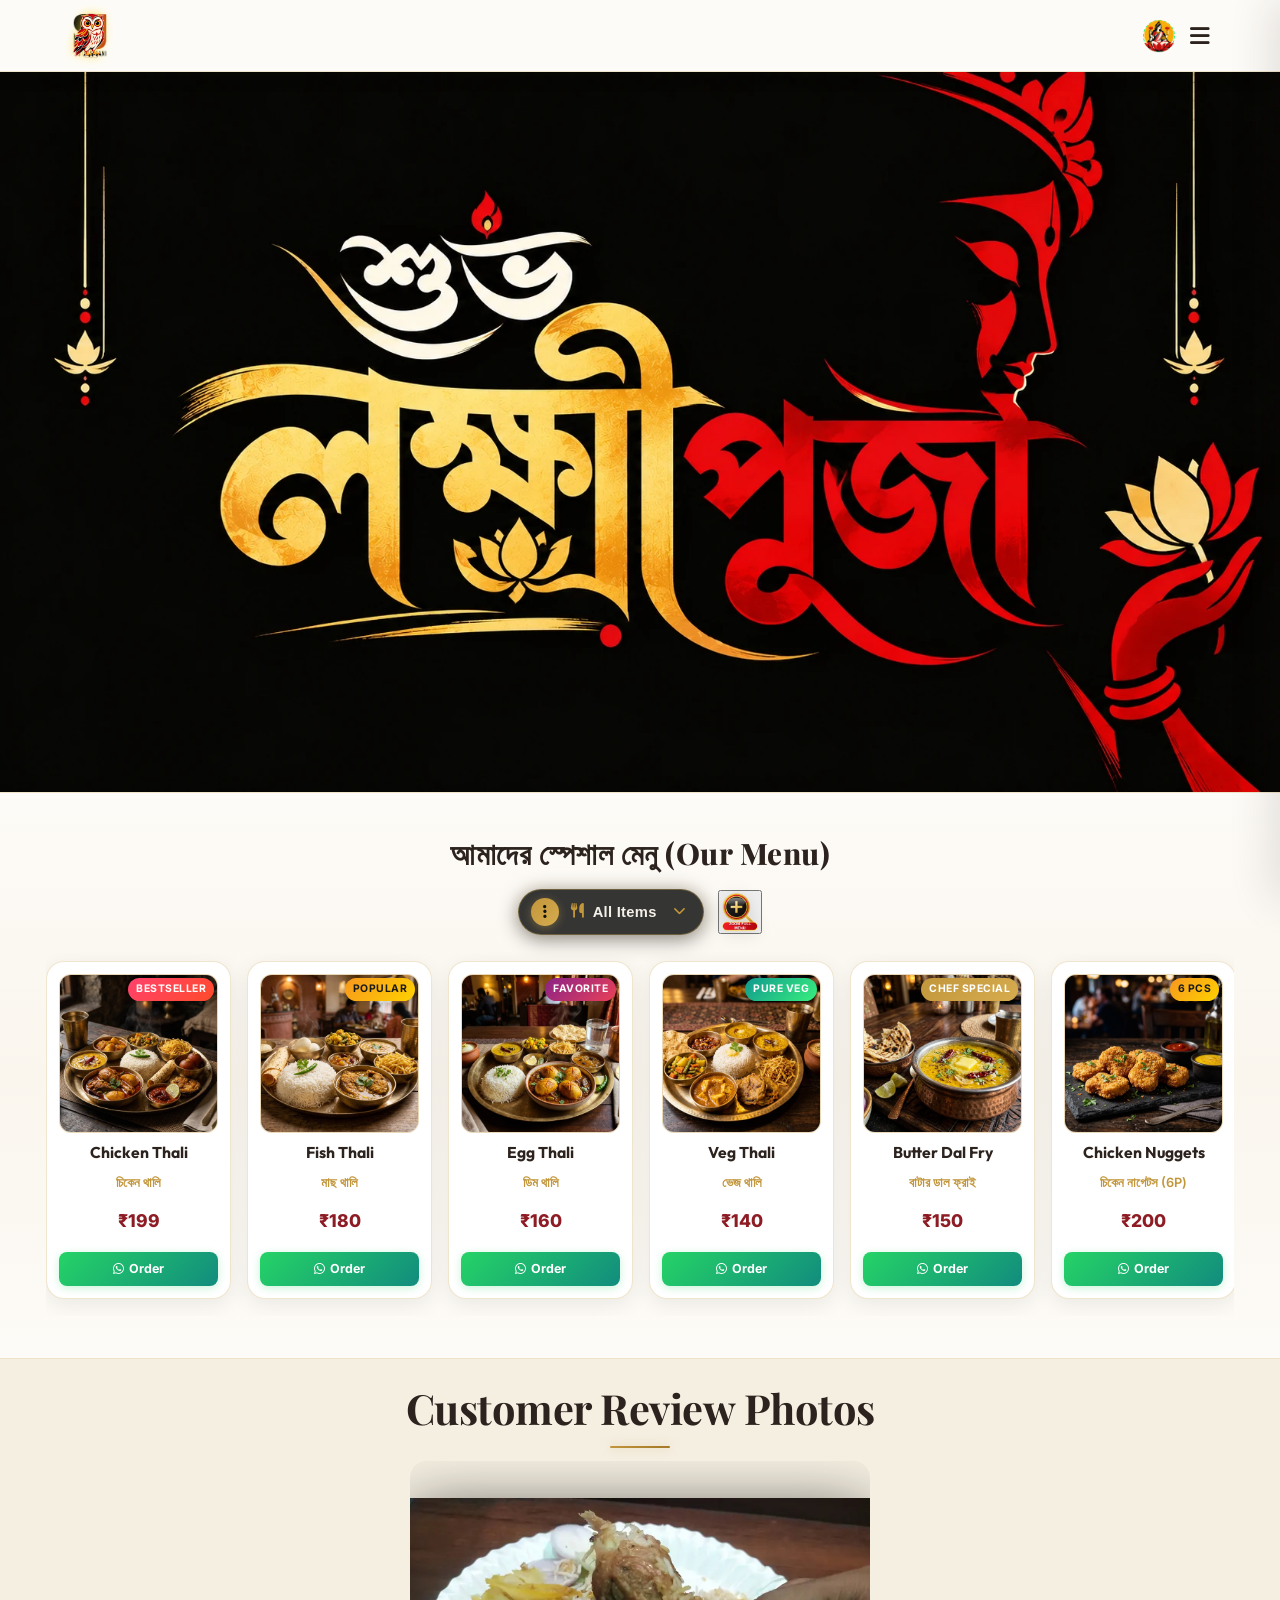
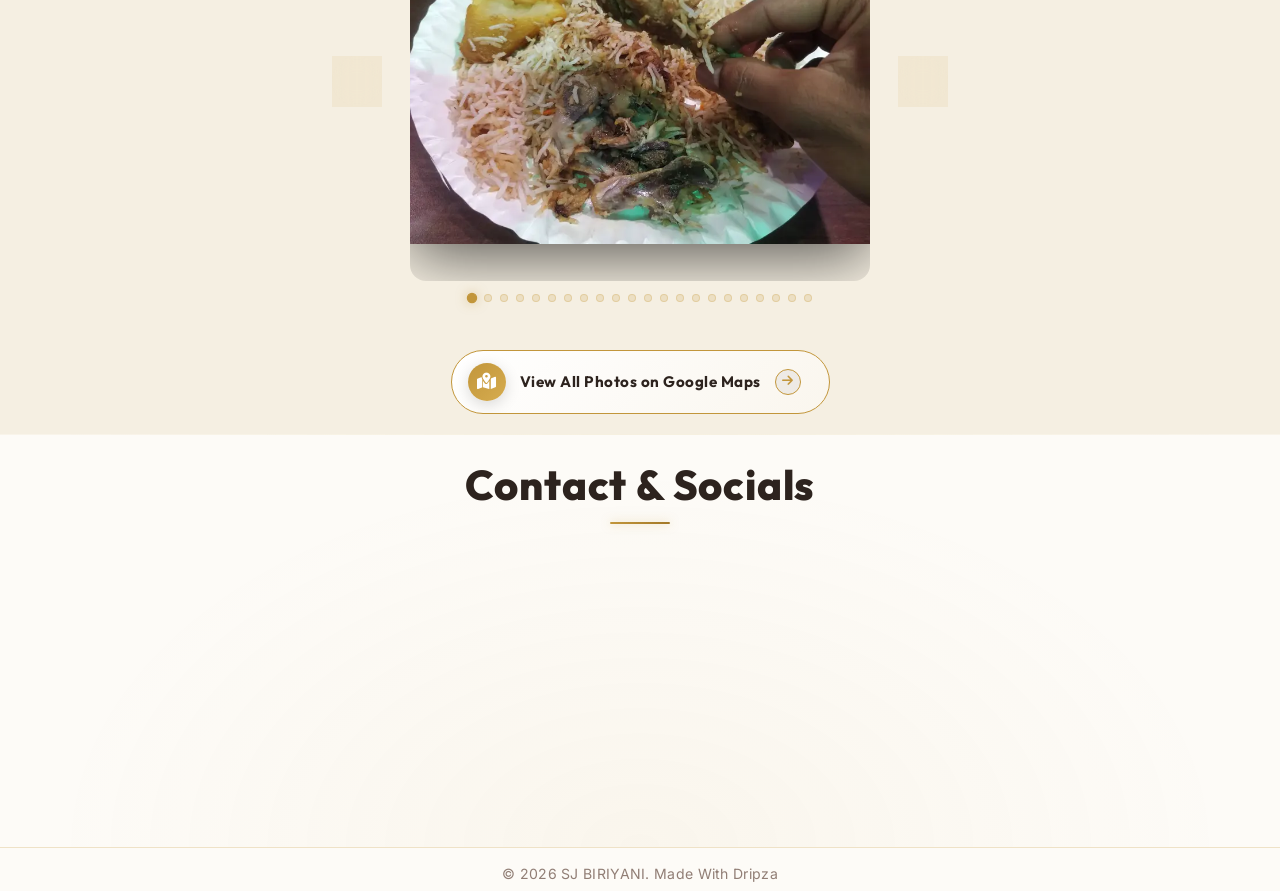
<file: index.html>
﻿<!DOCTYPE html>
<html lang="bn">
<head>
    <meta charset="UTF-8">
    <meta name="viewport" content="width=device-width, initial-scale=1.0">
    <title>SJ BIRIYANI</title>
    <link rel="icon" type="image/png" href="assets/sj_biriyani_logo.webp">
    <link href="https://fonts.googleapis.com/css2?family=Playfair+Display:wght@400;600;700;800&family=Outfit:wght@300;400;600;800&family=Inter:wght@300;400;500;600&display=swap" rel="stylesheet">
    <link rel="stylesheet" href="https://cdnjs.cloudflare.com/ajax/libs/font-awesome/6.4.0/css/all.min.css">
    <link rel="stylesheet" href="styles.css?v=1.4">
</head>
<body class="no-scroll">
    <!-- Preloader Screen -->
    <div id="preloader">
        <div class="preloader-content">
            <h1 class="preloader-title">Welcome to <br><span class="highlight">SJ BIRIYANI</span></h1>
            <div class="preloader-loader">
                <div class="loader-bar"></div>
            </div>
        </div>
    </div>
    <!-- Navbar -->
    <nav class="navbar">
        <div class="logo-container">
            <img src="assets/sj_biriyani_logo.webp" alt="SJ BIRIYANI Logo" class="logo-brand-img">
            <div class="logo-text-wrapper">
                <span class="animated-football-header" title="Mahalaya Special">
                    <img src="assets/lakshmi_puja_web_run_icon.webp" alt="Mahalaya Run Icon" style="object-fit: contain; filter: drop-shadow(0 0 5px rgba(255, 215, 0, 0.6));">
                </span>
                <span class="logo-text">SJ BIRIYANI</span>
            </div>
        </div>
        <span class="rath-yatra-header-text">শুভ লক্ষ্মীপূজা</span>
        <ul class="nav-links">
            <li><a href="#home">Home</a></li>
            <li><a href="#menu">Menu</a></li>
            <li><a href="#reviews">Reviews</a></li>
            <li><a href="#contact">Contact</a></li>
        </ul>
        <div class="navbar-actions">
            <!-- Rakhi Purnima Button for Poster -->
            <button class="fifa-btn" id="open-promo-modal-direct-btn" title="Show Mahalaya Special Poster">
                <div class="fifa-container">
                    <div class="fifa-magic-ring"></div>
                    <img src="assets/lakshmi_puja_web_icon.webp" alt="Mahalaya Special" class="fifa-svg" style="object-fit: contain;">
                </div>
            </button>
            
            <div class="hamburger">
                <i class="fas fa-bars"></i>
            </div>
        </div>
    </nav>

    <!-- Hero Section -->
    <section id="home" class="hero">
        <div class="hero-bg banner-box">
            <img src="assets/lakshmi_puja_greeting_banner.webp" alt="Durga Puja Festival Banner" class="active">
            <img src="assets/sj_biriyani_banner.webp" alt="SJ BIRIYANI Banner">
            <div class="overlay"></div>
        </div>
        <!-- Click/Hover Zones for Banner Control -->
        <div class="hero-nav-zone left-zone" title="Previous Image"></div>
        <div class="hero-nav-zone right-zone" title="Next Image"></div>
    </section>

                <!-- Digital Restaurant Menu Section -->
    <section id="menu" class="main-menu-section">
        <div class="menu-header-wrapper">
            <div class="menu-eyebrow-container">
                <span class="menu-eyebrow">আমাদের স্পেশাল মেনু (Our Menu)</span>
            </div>
        </div>

        <!-- Menu Category Filter Tabs -->
                <!-- Menu Category Filter Dropdown (Three-Dot Filter Menu) -->
        <!-- Menu Filter and Zoom Controls Row -->
        <div class="menu-filter-controls-row">
            <div class="menu-filter-dropdown-wrapper" id="main-menu-filter-dropdown-wrapper">
            <button type="button" class="menu-filter-dots-btn" id="main-menu-filter-dots-btn" aria-expanded="false" aria-haspopup="true" title="Filter Menu">
                <span class="three-dots-icon-box">
                    <i class="fas fa-ellipsis-v"></i>
                </span>
                <span class="current-filter-label" id="main-current-filter-label">
                    <i class="fas fa-utensils"></i>
                    <span>All Items</span>
                </span>
                <i class="fas fa-chevron-down filter-dropdown-arrow"></i>
            </button>

            <!-- Dropdown List of Category Filter Options -->
            <div class="menu-filter-dropdown-menu" id="main-menu-filter-dropdown-menu">
                <div class="menu-filter-dropdown-header">
                    <span><i class="fas fa-filter"></i> Filter Category</span>
                </div>
                <div class="menu-filter-dropdown-list">
                    <button type="button" class="menu-tab-btn active" data-category="all">
                        <span class="tab-btn-content">
                            <i class="fas fa-utensils tab-icon"></i>
                            <span class="tab-title">All Items</span>
                        </span>
                        <i class="fas fa-check active-indicator-icon"></i>
                    </button>
                    <button type="button" class="menu-tab-btn" data-category="thali">
                        <span class="tab-btn-content">
                            <i class="fas fa-bowl-rice tab-icon"></i>
                            <span class="tab-title">Bengali Thali</span>
                        </span>
                        <i class="fas fa-check active-indicator-icon"></i>
                    </button>
                    <button type="button" class="menu-tab-btn" data-category="snacks">
                        <span class="tab-btn-content">
                            <i class="fas fa-burger tab-icon"></i>
                            <span class="tab-title">Breakfast & Snacks</span>
                        </span>
                        <i class="fas fa-check active-indicator-icon"></i>
                    </button>
                    <button type="button" class="menu-tab-btn" data-category="beverages">
                        <span class="tab-btn-content">
                            <i class="fas fa-mug-hot tab-icon"></i>
                            <span class="tab-title">Tea & Coffee</span>
                        </span>
                        <i class="fas fa-check active-indicator-icon"></i>
                    </button>
                    <button type="button" class="menu-tab-btn" data-category="extras">
                        <span class="tab-btn-content">
                            <i class="fas fa-plate-wheat tab-icon"></i>
                            <span class="tab-title">Sides & Extras</span>
                        </span>
                        <i class="fas fa-check active-indicator-icon"></i>
                    </button>
                </div>
            </div>
        </div>

            <!-- Zoom Full Menu Button on Right Side of Filter -->
            <button type="button" class="menu-zoom-img-btn" id="open-full-menu-modal-btn" title="Open Complete Menu Card (সম্পূর্ণ মেনু)">
                    <img src="assets/zoom_full_menu_icon.webp" alt="Zoom Full Menu" class="zoom-full-menu-img">
                </button>
        </div>
        

        <!-- Menu Cards Horizontal Side-Scroll Wrapper -->
        <div class="main-menu-scroll-wrapper">
            <div class="main-menu-scroll-track" id="main-restaurant-menu-scroll">
                
                <!-- 1. Chicken Thali -->
                <div class="food-menu-card" data-category="thali">
                    <div class="food-card-badge bestseller">Bestseller</div>
                    <div class="food-card-img-box">
                        <img src="assets/menu_chicken_thali.webp" alt="Chicken Thali" loading="lazy">
                    </div>
                    <div class="food-card-body">
                        <h3 class="food-title">Chicken Thali</h3>
                        <span class="bengali-title">চিকেন থালি</span>
                        <span class="food-price">₹199</span>
                        <a href="https://wa.me/916295614994?text=Hi%20SJ%20BIRIYANI,%20I%20want%20to%20order%20Chicken%20Thali%20(₹199)" target="_blank" class="food-order-btn">
                            <i class="fab fa-whatsapp"></i> Order
                        </a>
                    </div>
                </div>

                <!-- 2. Fish Thali -->
                <div class="food-menu-card" data-category="thali">
                    <div class="food-card-badge popular">Popular</div>
                    <div class="food-card-img-box">
                        <img src="assets/menu_fish_thali.webp" alt="Fish Thali" loading="lazy">
                    </div>
                    <div class="food-card-body">
                        <h3 class="food-title">Fish Thali</h3>
                        <span class="bengali-title">মাছ থালি</span>
                        <span class="food-price">₹180</span>
                        <a href="https://wa.me/916295614994?text=Hi%20SJ%20BIRIYANI,%20I%20want%20to%20order%20Fish%20Thali%20(₹180)" target="_blank" class="food-order-btn">
                            <i class="fab fa-whatsapp"></i> Order
                        </a>
                    </div>
                </div>

                <!-- 3. Egg Thali -->
                <div class="food-menu-card" data-category="thali">
                    <div class="food-card-badge special">Favorite</div>
                    <div class="food-card-img-box">
                        <img src="assets/menu_egg_thali.webp" alt="Egg Thali" loading="lazy">
                    </div>
                    <div class="food-card-body">
                        <h3 class="food-title">Egg Thali</h3>
                        <span class="bengali-title">ডিম থালি</span>
                        <span class="food-price">₹160</span>
                        <a href="https://wa.me/916295614994?text=Hi%20SJ%20BIRIYANI,%20I%20want%20to%20order%20Egg%20Thali%20(₹160)" target="_blank" class="food-order-btn">
                            <i class="fab fa-whatsapp"></i> Order
                        </a>
                    </div>
                </div>

                <!-- 4. Veg Thali -->
                <div class="food-menu-card" data-category="thali">
                    <div class="food-card-badge pure-veg">Pure Veg</div>
                    <div class="food-card-img-box">
                        <img src="assets/menu_veg_thali.webp" alt="Veg Thali" loading="lazy">
                    </div>
                    <div class="food-card-body">
                        <h3 class="food-title">Veg Thali</h3>
                        <span class="bengali-title">ভেজ থালি</span>
                        <span class="food-price">₹140</span>
                        <a href="https://wa.me/916295614994?text=Hi%20SJ%20BIRIYANI,%20I%20want%20to%20order%20Veg%20Thali%20(₹140)" target="_blank" class="food-order-btn">
                            <i class="fab fa-whatsapp"></i> Order
                        </a>
                    </div>
                </div>

                <!-- 5. Butter Dal Fry -->
                <div class="food-menu-card" data-category="extras">
                    <div class="food-card-badge chef">Chef Special</div>
                    <div class="food-card-img-box">
                        <img src="assets/menu_butter_dal_fry.webp" alt="Butter Dal Fry" loading="lazy">
                    </div>
                    <div class="food-card-body">
                        <h3 class="food-title">Butter Dal Fry</h3>
                        <span class="bengali-title">বাটার ডাল ফ্রাই</span>
                        <span class="food-price">₹150</span>
                        <a href="https://wa.me/916295614994?text=Hi%20SJ%20BIRIYANI,%20I%20want%20to%20order%20Butter%20Dal%20Fry%20(₹150)" target="_blank" class="food-order-btn">
                            <i class="fab fa-whatsapp"></i> Order
                        </a>
                    </div>
                </div>

                <!-- 6. Chicken Nuggets -->
                <div class="food-menu-card" data-category="snacks">
                    <div class="food-card-badge popular">6 Pcs</div>
                    <div class="food-card-img-box">
                        <img src="assets/menu_chicken_nuggets.webp" alt="Chicken Nuggets" loading="lazy">
                    </div>
                    <div class="food-card-body">
                        <h3 class="food-title">Chicken Nuggets</h3>
                        <span class="bengali-title">চিকেন নাগেটস (6P)</span>
                        <span class="food-price">₹200</span>
                        <a href="https://wa.me/916295614994?text=Hi%20SJ%20BIRIYANI,%20I%20want%20to%20order%20Chicken%20Nuggets%20(₹200)" target="_blank" class="food-order-btn">
                            <i class="fab fa-whatsapp"></i> Order
                        </a>
                    </div>
                </div>

                <!-- 7. Aloo Tikki -->
                <div class="food-menu-card" data-category="snacks">
                    <div class="food-card-badge pure-veg">Big Size</div>
                    <div class="food-card-img-box">
                        <img src="assets/menu_aloo_tikki.webp" alt="Aloo Tikki Big Size" loading="lazy">
                    </div>
                    <div class="food-card-body">
                        <h3 class="food-title">Aloo Tikki 6P</h3>
                        <span class="bengali-title">আলু টিক্কি (6P)</span>
                        <span class="food-price">₹180</span>
                        <a href="https://wa.me/916295614994?text=Hi%20SJ%20BIRIYANI,%20I%20want%20to%20order%20Aloo%20Tikki%20(₹180)" target="_blank" class="food-order-btn">
                            <i class="fab fa-whatsapp"></i> Order
                        </a>
                    </div>
                </div>

                <!-- 8. Egg Maggie -->
                <div class="food-menu-card" data-category="snacks">
                    <div class="food-card-badge popular">Hot</div>
                    <div class="food-card-img-box">
                        <img src="assets/menu_egg_maggie.webp" alt="Egg Maggie" loading="lazy">
                    </div>
                    <div class="food-card-body">
                        <h3 class="food-title">Egg Maggie</h3>
                        <span class="bengali-title">এগ ম্যাগি</span>
                        <span class="food-price">₹80</span>
                        <a href="https://wa.me/916295614994?text=Hi%20SJ%20BIRIYANI,%20I%20want%20to%20order%20Egg%20Maggie%20(₹80)" target="_blank" class="food-order-btn">
                            <i class="fab fa-whatsapp"></i> Order
                        </a>
                    </div>
                </div>

                <!-- 9. Veg Maggie -->
                <div class="food-menu-card" data-category="snacks">
                    <div class="food-card-badge pure-veg">Veg</div>
                    <div class="food-card-img-box">
                        <img src="assets/menu_egg_maggie.webp" alt="Veg Maggie" loading="lazy">
                    </div>
                    <div class="food-card-body">
                        <h3 class="food-title">Veg Maggie</h3>
                        <span class="bengali-title">ভেজ ম্যাগি</span>
                        <span class="food-price">₹60</span>
                        <a href="https://wa.me/916295614994?text=Hi%20SJ%20BIRIYANI,%20I%20want%20to%20order%20Veg%20Maggie%20(₹60)" target="_blank" class="food-order-btn">
                            <i class="fab fa-whatsapp"></i> Order
                        </a>
                    </div>
                </div>

                <!-- 10. Bread Omelette -->
                <div class="food-menu-card" data-category="snacks">
                    <div class="food-card-badge special">Breakfast</div>
                    <div class="food-card-img-box">
                        <img src="assets/menu6.webp" alt="Bread Omelette Jam Butter" loading="lazy">
                    </div>
                    <div class="food-card-body">
                        <h3 class="food-title">Bread Omelette</h3>
                        <span class="bengali-title">ব্রেড ওমলেট / জ্যাম</span>
                        <span class="food-price">₹60</span>
                        <a href="https://wa.me/916295614994?text=Hi%20SJ%20BIRIYANI,%20I%20want%20to%20order%20Bread%20Omelette%20(₹60)" target="_blank" class="food-order-btn">
                            <i class="fab fa-whatsapp"></i> Order
                        </a>
                    </div>
                </div>

                <!-- 11. Chai & Coffee -->
                <div class="food-menu-card" data-category="beverages">
                    <div class="food-card-badge special">Hot</div>
                    <div class="food-card-img-box">
                        <img src="assets/menu_tea_coffee.webp" alt="Coffee" loading="lazy">
                    </div>
                    <div class="food-card-body">
                        <h3 class="food-title">Milk / Black Coffee</h3>
                        <span class="bengali-title">কফি (Min 2 Cup)</span>
                        <span class="food-price">₹50</span>
                        <a href="https://wa.me/916295614994?text=Hi%20SJ%20BIRIYANI,%20I%20want%20to%20order%20Coffee" target="_blank" class="food-order-btn">
                            <i class="fab fa-whatsapp"></i> Order
                        </a>
                    </div>
                </div>

                <!-- 12. Milk / Black Tea -->
                <div class="food-menu-card" data-category="beverages">
                    <div class="food-card-badge bestseller">Chai</div>
                    <div class="food-card-img-box">
                        <img src="assets/menu_tea_coffee.webp" alt="Tea" loading="lazy">
                    </div>
                    <div class="food-card-body">
                        <h3 class="food-title">Black / Milk Tea</h3>
                        <span class="bengali-title">চা (Min 2 Cup)</span>
                        <span class="food-price">₹25</span>
                        <a href="https://wa.me/916295614994?text=Hi%20SJ%20BIRIYANI,%20I%20want%20to%20order%20Tea" target="_blank" class="food-order-btn">
                            <i class="fab fa-whatsapp"></i> Order
                        </a>
                    </div>
                </div>

                <!-- 13. Green Tea -->
                <div class="food-menu-card" data-category="beverages">
                    <div class="food-card-badge pure-veg">Healthy</div>
                    <div class="food-card-img-box">
                        <img src="assets/menu_tea_coffee.webp" alt="Green Tea" loading="lazy">
                    </div>
                    <div class="food-card-body">
                        <h3 class="food-title">Green Tea</h3>
                        <span class="bengali-title">গ্রিন টি (Min 2 Cup)</span>
                        <span class="food-price">₹40</span>
                        <a href="https://wa.me/916295614994?text=Hi%20SJ%20BIRIYANI,%20I%20want%20to%20order%20Green%20Tea" target="_blank" class="food-order-btn">
                            <i class="fab fa-whatsapp"></i> Order
                        </a>
                    </div>
                </div>

                <!-- 14. Extra Chicken 4P -->
                <div class="food-menu-card" data-category="extras">
                    <div class="food-card-badge popular">4 Pcs</div>
                    <div class="food-card-img-box">
                        <img src="assets/menu_chicken_thali.webp" alt="Extra Chicken" loading="lazy">
                    </div>
                    <div class="food-card-body">
                        <h3 class="food-title">Extra Chicken (4P)</h3>
                        <span class="bengali-title">চিকেন কারি (4P)</span>
                        <span class="food-price">₹180</span>
                        <a href="https://wa.me/916295614994?text=Hi%20SJ%20BIRIYANI,%20I%20want%20to%20order%20Extra%20Chicken%204P%20(₹180)" target="_blank" class="food-order-btn">
                            <i class="fab fa-whatsapp"></i> Order
                        </a>
                    </div>
                </div>

                <!-- 15. Extra Mutton 1P -->
                <div class="food-menu-card" data-category="extras">
                    <div class="food-card-badge special">Special</div>
                    <div class="food-card-img-box">
                        <img src="assets/menu3.webp" alt="Extra Mutton" loading="lazy">
                    </div>
                    <div class="food-card-body">
                        <h3 class="food-title">Extra Mutton (1P)</h3>
                        <span class="bengali-title">মটন (স্পেশাল অর্ডার)</span>
                        <span class="food-price">₹80</span>
                        <a href="https://wa.me/916295614994?text=Hi%20SJ%20BIRIYANI,%20I%20want%20to%20order%20Extra%20Mutton%20(₹80)" target="_blank" class="food-order-btn">
                            <i class="fab fa-whatsapp"></i> Order
                        </a>
                    </div>
                </div>

                <!-- 16. Extra Fish 1P -->
                <div class="food-menu-card" data-category="extras">
                    <div class="food-card-badge popular">1 Pc</div>
                    <div class="food-card-img-box">
                        <img src="assets/menu_fish_thali.webp" alt="Extra Fish" loading="lazy">
                    </div>
                    <div class="food-card-body">
                        <h3 class="food-title">Extra Fish (1P)</h3>
                        <span class="bengali-title">মাছ ১ পিস</span>
                        <span class="food-price">₹80</span>
                        <a href="https://wa.me/916295614994?text=Hi%20SJ%20BIRIYANI,%20I%20want%20to%20order%20Extra%20Fish%20(₹80)" target="_blank" class="food-order-btn">
                            <i class="fab fa-whatsapp"></i> Order
                        </a>
                    </div>
                </div>

                <!-- 17. Green Salad -->
                <div class="food-menu-card" data-category="extras">
                    <div class="food-card-badge pure-veg">Fresh</div>
                    <div class="food-card-img-box">
                        <img src="assets/menu_veg_thali.webp" alt="Green Salad" loading="lazy">
                    </div>
                    <div class="food-card-body">
                        <h3 class="food-title">Green Salad</h3>
                        <span class="bengali-title">গ্রিন স্যালাড</span>
                        <span class="food-price">₹100</span>
                        <a href="https://wa.me/916295614994?text=Hi%20SJ%20BIRIYANI,%20I%20want%20to%20order%20Green%20Salad%20(₹100)" target="_blank" class="food-order-btn">
                            <i class="fab fa-whatsapp"></i> Order
                        </a>
                    </div>
                </div>

                <!-- 18. Extra Egg (2P) -->
                <div class="food-menu-card" data-category="extras">
                    <div class="food-card-badge special">2 Pcs</div>
                    <div class="food-card-img-box">
                        <img src="assets/menu_egg_thali.webp" alt="Extra Egg 2P" loading="lazy">
                    </div>
                    <div class="food-card-body">
                        <h3 class="food-title">Extra Egg (2P)</h3>
                        <span class="bengali-title">ডিম (২ পিস)</span>
                        <span class="food-price">₹50</span>
                        <a href="https://wa.me/916295614994?text=Hi%20SJ%20BIRIYANI,%20I%20want%20to%20order%20Extra%20Egg%202P%20(₹50)" target="_blank" class="food-order-btn">
                            <i class="fab fa-whatsapp"></i> Order
                        </a>
                    </div>
                </div>

                <!-- 19. Extra Rice -->
                <div class="food-menu-card" data-category="extras">
                    <div class="food-card-badge popular">1 Plate</div>
                    <div class="food-card-img-box">
                        <img src="assets/menu_veg_thali.webp" alt="Extra Rice" loading="lazy">
                    </div>
                    <div class="food-card-body">
                        <h3 class="food-title">Extra Rice</h3>
                        <span class="bengali-title">এক্সট্রা ভাত</span>
                        <span class="food-price">₹50</span>
                        <a href="https://wa.me/916295614994?text=Hi%20SJ%20BIRIYANI,%20I%20want%20to%20order%20Extra%20Rice%20(₹50)" target="_blank" class="food-order-btn">
                            <i class="fab fa-whatsapp"></i> Order
                        </a>
                    </div>
                </div>

                <!-- 20. Extra Misti / Papad / Roti -->
                <div class="food-menu-card" data-category="extras">
                    <div class="food-card-badge pure-veg">Per Pc</div>
                    <div class="food-card-img-box">
                        <img src="assets/menu2.webp" alt="Extra Misti Papad Roti" loading="lazy">
                    </div>
                    <div class="food-card-body">
                        <h3 class="food-title">Extra Misti / Papad / Roti</h3>
                        <span class="bengali-title">মিষ্টি / পাঁপড় / রুটি</span>
                        <span class="food-price">₹10</span>
                        <a href="https://wa.me/916295614994?text=Hi%20SJ%20BIRIYANI,%20I%20want%20to%20order%20Extra%20Misti%20Papad%20Roti%20(₹10)" target="_blank" class="food-order-btn">
                            <i class="fab fa-whatsapp"></i> Order
                        </a>
                    </div>
                </div>

                <!-- 21. Extra Sabji / Dal / Vaji -->
                <div class="food-menu-card" data-category="extras">
                    <div class="food-card-badge pure-veg">Side Bowl</div>
                    <div class="food-card-img-box">
                        <img src="assets/menu_butter_dal_fry.webp" alt="Extra Sabji Dal Vaji" loading="lazy">
                    </div>
                    <div class="food-card-body">
                        <h3 class="food-title">Extra Sabji / Dal / Vaji</h3>
                        <span class="bengali-title">সবজি / ডাল / ভাজি</span>
                        <span class="food-price">₹30</span>
                        <a href="https://wa.me/916295614994?text=Hi%20SJ%20BIRIYANI,%20I%20want%20to%20order%20Extra%20Sabji%20Dal%20Vaji%20(₹30)" target="_blank" class="food-order-btn">
                            <i class="fab fa-whatsapp"></i> Order
                        </a>
                    </div>
                </div>

                <!-- 18. Water Bottle -->
                <div class="food-menu-card" data-category="beverages">
                    <div class="food-card-badge pure-veg">Mineral</div>
                    <div class="food-card-img-box">
                        <img src="assets/menu5.webp" alt="Water Bottle" loading="lazy">
                    </div>
                    <div class="food-card-body">
                        <h3 class="food-title">Water Bottle</h3>
                        <span class="bengali-title">জল 1L / 2L</span>
                        <span class="food-price">₹20 / ₹30</span>
                        <a href="https://wa.me/916295614994?text=Hi%20SJ%20BIRIYANI,%20I%20want%20to%20order%20Water%20Bottle" target="_blank" class="food-order-btn">
                            <i class="fab fa-whatsapp"></i> Order
                        </a>
                    </div>
                </div>

            </div>
        </div>
    </section>

    <!-- Reviews Section (Photo Gallery) -->
    <section id="reviews" class="reviews-section">
        <h2 class="section-title">Customer Review Photos</h2>
        <div class="reviews-slider-container">
            <div class="reviews-slider">
                <div class="review-slide active">
                    <img src="assets/review_1.webp" alt="Customer Review 1">
                </div>
                <div class="review-slide">
                    <img src="assets/review_2.webp" alt="Customer Review 2">
                </div>
                <div class="review-slide">
                    <img src="assets/review_3.webp" alt="Customer Review 3">
                </div>
                <div class="review-slide">
                    <img src="assets/review_4.webp" alt="Customer Review 4">
                </div>
                <div class="review-slide">
                    <img src="assets/review_5.webp" alt="Customer Review 5">
                </div>
                <div class="review-slide">
                    <img src="assets/review_6.webp" alt="Customer Review 6">
                </div>
                <div class="review-slide">
                    <img src="assets/review_7.webp" alt="Customer Review 7">
                </div>
                <div class="review-slide">
                    <img src="assets/review_8.webp" alt="Customer Review 8">
                </div>
                <div class="review-slide">
                    <img src="assets/review_9.webp" alt="Customer Review 9">
                </div>
                <div class="review-slide">
                    <img src="assets/review_10.webp" alt="Customer Review 10">
                </div>
                <div class="review-slide">
                    <img src="assets/review_11.webp" alt="Customer Review 11">
                </div>
                <div class="review-slide">
                    <img src="assets/review_12.webp" alt="Customer Review 12">
                </div>
                <div class="review-slide">
                    <img src="assets/review_13.webp" alt="Customer Review 13">
                </div>
                <div class="review-slide">
                    <img src="assets/review_14.webp" alt="Customer Review 14">
                </div>
                <div class="review-slide">
                    <img src="assets/review_15.webp" alt="Customer Review 15">
                </div>
                <div class="review-slide">
                    <img src="assets/review_16.webp" alt="Customer Review 16">
                </div>
                <div class="review-slide">
                    <img src="assets/review_17.webp" alt="Customer Review 17">
                </div>
                <div class="review-slide">
                    <img src="assets/review_18.webp" alt="Customer Review 18">
                </div>
                <div class="review-slide">
                    <img src="assets/review_19.webp" alt="Customer Review 19">
                </div>
                <div class="review-slide">
                    <img src="assets/review_20.webp" alt="Customer Review 20">
                </div>
                <div class="review-slide">
                    <img src="assets/review_21.webp" alt="Customer Review 21">
                </div>
                <div class="review-slide">
                    <img src="assets/review_22.webp" alt="Customer Review 22">
                </div>
            </div>
            
            <!-- Slider Controls -->
            <button class="slider-btn prev-btn"><i class="fas fa-chevron-left"></i></button>
            <button class="slider-btn next-btn"><i class="fas fa-chevron-right"></i></button>
            
            <!-- Slider Dots -->
            <div class="slider-dots">
                <span class="dot active" data-index="0"></span>
                <span class="dot" data-index="1"></span>
                <span class="dot" data-index="2"></span>
                <span class="dot" data-index="3"></span>
                <span class="dot" data-index="4"></span>
                <span class="dot" data-index="5"></span>
                <span class="dot" data-index="6"></span>
                <span class="dot" data-index="7"></span>
                <span class="dot" data-index="8"></span>
                <span class="dot" data-index="9"></span>
                <span class="dot" data-index="10"></span>
                <span class="dot" data-index="11"></span>
                <span class="dot" data-index="12"></span>
                <span class="dot" data-index="13"></span>
                <span class="dot" data-index="14"></span>
                <span class="dot" data-index="15"></span>
                <span class="dot" data-index="16"></span>
                <span class="dot" data-index="17"></span>
                <span class="dot" data-index="18"></span>
                <span class="dot" data-index="19"></span>
                <span class="dot" data-index="20"></span>
                <span class="dot" data-index="21"></span>
            </div>
        </div>
        <div style="text-align: center; margin-top: 3rem;">
            <div class="reviews-cta-wrapper">
            <a href="https://maps.app.goo.gl/hXQW3horXXPw9kSD6" target="_blank" class="modern-maps-btn" title="Open Google Maps Gallery">
                <span class="maps-icon-badge"><i class="fas fa-map-marked-alt"></i></span>
                <span class="maps-btn-text">View All Photos on Google Maps</span>
                <span class="maps-arrow-circle"><i class="fas fa-arrow-right"></i></span>
            </a>
        </div>
        </div>
    </section>

    <!-- Contact & Footer -->
    <section id="contact" class="contact-section">
        <h2 class="section-title">Contact & Socials</h2>
        <div class="contact-container glassmorphism">
            <div class="contact-info">
                <h2>Visit Us</h2>
                <div class="info-item">
                    <a href="https://maps.app.goo.gl/NdGUr3yGeBXCYuKR6" target="_blank" style="color: inherit; text-decoration: none; display: flex; align-items: center; gap: 15px;">
                        <i class="fas fa-map-marker-alt"></i>
                        <p>Buroshib Tala Rd, Nabadwip, West Bengal 741302</p>
                    </a>
                </div>
                <div class="info-item">
                    <a href="tel:+916295614994" style="color: inherit; text-decoration: none; display: flex; align-items: center; gap: 15px; width: 100%;">
                        <i class="fas fa-phone-alt"></i>
                        <p>+91 6295614994</p>
                    </a>
                </div>
                <div class="info-item">
                    <a href="mailto:hello@sjbiriyani.com" style="color: inherit; text-decoration: none; display: flex; align-items: center; gap: 15px; width: 100%;">
                        <i class="fas fa-envelope"></i>
                        <p>hello@sjbiriyani.com</p>
                    </a>
                </div>
            </div>
            <div class="social-links">
                <h2>Follow Us</h2>
                <div class="social-icons">
                    <a href="#" class="social-icon"><i class="fab fa-instagram"></i></a>
                    <a href="#" class="social-icon"><i class="fab fa-facebook-f"></i></a>
                    <a href="#" class="social-icon"><i class="fab fa-youtube"></i></a>
                    <a href="https://wa.me/916295614994" target="_blank" class="social-icon"><i class="fab fa-whatsapp"></i></a>
                    <a href="https://maps.app.goo.gl/NdGUr3yGeBXCYuKR6" target="_blank" class="social-icon"><i class="fas fa-map-marker-alt"></i></a>
                </div>
            </div>
        </div>
    </section>

    <footer>
        <p>&copy; 2026 SJ BIRIYANI. Made With Dripza</p>
    </footer>



    <!-- Full Menu Interactive Modal -->
    <div class="full-menu-modal" id="full-menu-modal" aria-hidden="true">
        <div class="full-menu-modal-overlay" id="full-menu-modal-overlay"></div>
        <div class="full-menu-modal-container">
            <!-- Modal Sticky Top Header Container (Header + Hero Title + Search + Category Tabs) -->
            <div class="full-menu-modal-top-section">
                <!-- Modal Header -->
                <div class="full-menu-modal-header">
                    <div class="full-menu-modal-header-left">
                        <button class="menu-modal-close-btn" id="close-full-menu-modal-btn" aria-label="Close Full Menu">
                            <i class="fas fa-arrow-left"></i> <span>Back</span>
                        </button>
                        <div class="full-menu-modal-title">
                            SJ BIRIYANI
                        </div>
                    </div>
                    <div class="full-menu-modal-header-right">
                        <a href="#modal-order-timings" class="menu-modal-timing-btn" id="modal-timing-btn" title="Order Timings">
                            <i class="fas fa-clock"></i> <span>Timings</span>
                        </a>
                        <a href="tel:916295614994" class="menu-modal-call-btn">
                            <i class="fas fa-phone-alt"></i> <span>916295614994</span>
                        </a>
                        <button class="menu-modal-close-icon-btn" id="close-full-menu-icon-btn" aria-label="Close">
                            <i class="fas fa-times"></i>
                        </button>
                    </div>
                </div>

                <!-- Modal Hero Header -->
                <div class="full-menu-hero">
                    <h1>Complete Menu Card <span class="bengali-heading">আমাদের সম্পূর্ণ ডিজিটাল মেনু</span></h1>
                </div>

                <!-- Search Bar & Category Filter Tabs -->
                <div class="menu-control-bar">
                    

                    <!-- Modal Category Filter Dropdown (Three-Dot Filter Menu) -->
                    <div class="menu-filter-dropdown-wrapper" id="modal-menu-filter-dropdown-wrapper">
            <button type="button" class="menu-filter-dots-btn" id="modal-menu-filter-dots-btn" aria-expanded="false" aria-haspopup="true" title="Filter Menu">
                <span class="three-dots-icon-box">
                    <i class="fas fa-ellipsis-v"></i>
                </span>
                <span class="current-filter-label" id="modal-current-filter-label">
                    <i class="fas fa-utensils"></i>
                    <span>All Items</span>
                </span>
                <i class="fas fa-chevron-down filter-dropdown-arrow"></i>
            </button>

            <!-- Dropdown List of Category Filter Options -->
            <div class="menu-filter-dropdown-menu" id="modal-menu-filter-dropdown-menu">
                <div class="menu-filter-dropdown-header">
                    <span><i class="fas fa-filter"></i> Filter Category</span>
                </div>
                <div class="menu-filter-dropdown-list">
                    <button type="button" class="menu-tab-btn active" data-category="all">
                        <span class="tab-btn-content">
                            <i class="fas fa-utensils tab-icon"></i>
                            <span class="tab-title">All Items</span>
                        </span>
                        <i class="fas fa-check active-indicator-icon"></i>
                    </button>
                    <button type="button" class="menu-tab-btn" data-category="thali">
                        <span class="tab-btn-content">
                            <i class="fas fa-bowl-rice tab-icon"></i>
                            <span class="tab-title">Bengali Thali</span>
                        </span>
                        <i class="fas fa-check active-indicator-icon"></i>
                    </button>
                    <button type="button" class="menu-tab-btn" data-category="snacks">
                        <span class="tab-btn-content">
                            <i class="fas fa-burger tab-icon"></i>
                            <span class="tab-title">Breakfast & Snacks</span>
                        </span>
                        <i class="fas fa-check active-indicator-icon"></i>
                    </button>
                    <button type="button" class="menu-tab-btn" data-category="beverages">
                        <span class="tab-btn-content">
                            <i class="fas fa-mug-hot tab-icon"></i>
                            <span class="tab-title">Tea & Coffee</span>
                        </span>
                        <i class="fas fa-check active-indicator-icon"></i>
                    </button>
                    <button type="button" class="menu-tab-btn" data-category="extras">
                        <span class="tab-btn-content">
                            <i class="fas fa-plate-wheat tab-icon"></i>
                            <span class="tab-title">Sides & Extras</span>
                        </span>
                        <i class="fas fa-check active-indicator-icon"></i>
                    </button>
                </div>
            </div>
                </div>

                    <div class="search-box-wrapper">
                        <i class="fas fa-search"></i>
                        <input type="text" id="modal-menu-search-input" placeholder="খাবারের নাম লিখে খুঁজুন (Search dishes...)" autocomplete="off" enterkeyhint="search">
                        <button type="button" id="modal-menu-search-clear" class="search-clear-btn" aria-label="Clear search" title="à¦®à§à¦›à§‡ à¦«à§‡à¦²à§à¦¨ (Clear)">
                            <i class="fas fa-times"></i>
                        </button>
                    </div>
            </div>
            </div>

            <div class="full-menu-modal-body">
                <!-- Complete Menu Card Grid -->
                <div class="compact-menu-grid-container">
                    <div class="compact-grid" id="modal-full-menu-grid">

                        <!-- 1. Chicken Thali -->
                        <div class="food-menu-card" data-category="thali" data-keywords="chicken thali murgi murgir mangsho rice dal sabji thali">
                            <div class="food-card-badge bestseller">Bestseller</div>
                            <div class="food-card-img-box">
                                <img src="assets/menu_chicken_thali.webp" alt="Chicken Thali" loading="lazy">
                            </div>
                            <div class="food-card-body">
                                <h3 class="food-title">Chicken Thali</h3>
                                <span class="bengali-title">চিকেন থালি</span>
                                <span class="food-price">₹199</span>
                                <a href="https://wa.me/916295614994?text=Hi%20SJ%20BIRIYANI,%20I%20want%20to%20order%20Chicken%20Thali%20(₹199)" target="_blank" class="food-order-btn">
                                    <i class="fab fa-whatsapp"></i> Order
                                </a>
                            </div>
                        </div>

                        <!-- 2. Fish Thali -->
                        <div class="food-menu-card" data-category="thali" data-keywords="fish thali macher thali mach jhol rui katla rice dal thali">
                            <div class="food-card-badge popular">Popular</div>
                            <div class="food-card-img-box">
                                <img src="assets/menu_fish_thali.webp" alt="Fish Thali" loading="lazy">
                            </div>
                            <div class="food-card-body">
                                <h3 class="food-title">Fish Thali</h3>
                                <span class="bengali-title">মাছ থালি</span>
                                <span class="food-price">₹180</span>
                                <a href="https://wa.me/916295614994?text=Hi%20SJ%20BIRIYANI,%20I%20want%20to%20order%20Fish%20Thali%20(₹180)" target="_blank" class="food-order-btn">
                                    <i class="fab fa-whatsapp"></i> Order
                                </a>
                            </div>
                        </div>

                        <!-- 3. Egg Thali -->
                        <div class="food-menu-card" data-category="thali" data-keywords="egg thali dimer thali dim kosha rice dal thali">
                            <div class="food-card-badge special">Favorite</div>
                            <div class="food-card-img-box">
                                <img src="assets/menu_egg_thali.webp" alt="Egg Thali" loading="lazy">
                            </div>
                            <div class="food-card-body">
                                <h3 class="food-title">Egg Thali</h3>
                                <span class="bengali-title">ডিম থালি</span>
                                <span class="food-price">₹160</span>
                                <a href="https://wa.me/916295614994?text=Hi%20SJ%20BIRIYANI,%20I%20want%20to%20order%20Egg%20Thali%20(₹160)" target="_blank" class="food-order-btn">
                                    <i class="fab fa-whatsapp"></i> Order
                                </a>
                            </div>
                        </div>

                        <!-- 4. Veg Thali -->
                        <div class="food-menu-card" data-category="thali" data-keywords="veg thali niramish thali paneer dal sabji rice mishti doi">
                            <div class="food-card-badge pure-veg">Pure Veg</div>
                            <div class="food-card-img-box">
                                <img src="assets/menu_veg_thali.webp" alt="Veg Thali" loading="lazy">
                            </div>
                            <div class="food-card-body">
                                <h3 class="food-title">Veg Thali</h3>
                                <span class="bengali-title">ভেজ থালি</span>
                                <span class="food-price">₹140</span>
                                <a href="https://wa.me/916295614994?text=Hi%20SJ%20BIRIYANI,%20I%20want%20to%20order%20Veg%20Thali%20(₹140)" target="_blank" class="food-order-btn">
                                    <i class="fab fa-whatsapp"></i> Order
                                </a>
                            </div>
                        </div>

                        <!-- 5. Butter Dal Fry -->
                        <div class="food-menu-card" data-category="extras" data-keywords="butter dal fry yellow dal tadka veg">
                            <div class="food-card-badge chef">Chef Special</div>
                            <div class="food-card-img-box">
                                <img src="assets/menu_butter_dal_fry.webp" alt="Butter Dal Fry" loading="lazy">
                            </div>
                            <div class="food-card-body">
                                <h3 class="food-title">Butter Dal Fry</h3>
                                <span class="bengali-title">বাটার ডাল ফ্রাই</span>
                                <span class="food-price">₹150</span>
                                <a href="https://wa.me/916295614994?text=Hi%20SJ%20BIRIYANI,%20I%20want%20to%20order%20Butter%20Dal%20Fry%20(₹150)" target="_blank" class="food-order-btn">
                                    <i class="fab fa-whatsapp"></i> Order
                                </a>
                            </div>
                        </div>

                        <!-- 6. Chicken Nuggets (6P) -->
                        <div class="food-menu-card" data-category="snacks" data-keywords="chicken nuggets 6p fried snacks non-veg">
                            <div class="food-card-badge popular">6 Pcs</div>
                            <div class="food-card-img-box">
                                <img src="assets/menu_chicken_nuggets.webp" alt="Chicken Nuggets" loading="lazy">
                            </div>
                            <div class="food-card-body">
                                <h3 class="food-title">Chicken Nuggets</h3>
                                <span class="bengali-title">চিকেন নাগেটস (6P)</span>
                                <span class="food-price">₹200</span>
                                <a href="https://wa.me/916295614994?text=Hi%20SJ%20BIRIYANI,%20I%20want%20to%20order%20Chicken%20Nuggets%20(₹200)" target="_blank" class="food-order-btn">
                                    <i class="fab fa-whatsapp"></i> Order
                                </a>
                            </div>
                        </div>

                        <!-- 7. Aloo Tikki Big Size (6P) -->
                        <div class="food-menu-card" data-category="snacks" data-keywords="aloo tikki potato cutlet snacks big size veg">
                            <div class="food-card-badge pure-veg">Big Size</div>
                            <div class="food-card-img-box">
                                <img src="assets/menu_aloo_tikki.webp" alt="Aloo Tikki Big Size" loading="lazy">
                            </div>
                            <div class="food-card-body">
                                <h3 class="food-title">Aloo Tikki 6P</h3>
                                <span class="bengali-title">আলু টিক্কি (6P)</span>
                                <span class="food-price">₹180</span>
                                <a href="https://wa.me/916295614994?text=Hi%20SJ%20BIRIYANI,%20I%20want%20to%20order%20Aloo%20Tikki%20(₹180)" target="_blank" class="food-order-btn">
                                    <i class="fab fa-whatsapp"></i> Order
                                </a>
                            </div>
                        </div>

                        <!-- 8. Egg Maggie -->
                        <div class="food-menu-card" data-category="snacks" data-keywords="egg maggie noodles masala snacks">
                            <div class="food-card-badge popular">Hot</div>
                            <div class="food-card-img-box">
                                <img src="assets/menu_egg_maggie.webp" alt="Egg Maggie" loading="lazy">
                            </div>
                            <div class="food-card-body">
                                <h3 class="food-title">Egg Maggie</h3>
                                <span class="bengali-title">এগ ম্যাগি</span>
                                <span class="food-price">₹80</span>
                                <a href="https://wa.me/916295614994?text=Hi%20SJ%20BIRIYANI,%20I%20want%20to%20order%20Egg%20Maggie%20(₹80)" target="_blank" class="food-order-btn">
                                    <i class="fab fa-whatsapp"></i> Order
                                </a>
                            </div>
                        </div>

                        <!-- 9. Veg Maggie -->
                        <div class="food-menu-card" data-category="snacks" data-keywords="veg maggie masala noodles snacks vegetarian">
                            <div class="food-card-badge pure-veg">Veg</div>
                            <div class="food-card-img-box">
                                <img src="assets/menu_egg_maggie.webp" alt="Veg Maggie" loading="lazy">
                            </div>
                            <div class="food-card-body">
                                <h3 class="food-title">Veg Maggie</h3>
                                <span class="bengali-title">ভেজ ম্যাগি</span>
                                <span class="food-price">₹60</span>
                                <a href="https://wa.me/916295614994?text=Hi%20SJ%20BIRIYANI,%20I%20want%20to%20order%20Veg%20Maggie%20(₹60)" target="_blank" class="food-order-btn">
                                    <i class="fab fa-whatsapp"></i> Order
                                </a>
                            </div>
                        </div>

                        <!-- 10. Bread Omelette / Jam / Butter -->
                        <div class="food-menu-card" data-category="snacks" data-keywords="bread omelette jam butter breakfast toast egg">
                            <div class="food-card-badge special">Breakfast</div>
                            <div class="food-card-img-box">
                                <img src="assets/menu6.webp" alt="Bread Omelette Jam Butter" loading="lazy">
                            </div>
                            <div class="food-card-body">
                                <h3 class="food-title">Bread Omelette</h3>
                                <span class="bengali-title">ব্রেড ওমলেট / জ্যাম</span>
                                <span class="food-price">₹60</span>
                                <a href="https://wa.me/916295614994?text=Hi%20SJ%20BIRIYANI,%20I%20want%20to%20order%20Bread%20Omelette%20(₹60)" target="_blank" class="food-order-btn">
                                    <i class="fab fa-whatsapp"></i> Order
                                </a>
                            </div>
                        </div>

                        <!-- 11. Milk / Black Coffee -->
                        <div class="food-menu-card" data-category="beverages" data-keywords="coffee milk coffee black coffee hot drink beverages espresso">
                            <div class="food-card-badge special">Hot</div>
                            <div class="food-card-img-box">
                                <img src="assets/menu_tea_coffee.webp" alt="Milk and Black Coffee" loading="lazy">
                            </div>
                            <div class="food-card-body">
                                <h3 class="food-title">Milk / Black Coffee</h3>
                                <span class="bengali-title">কফি (Min 2 Cup)</span>
                                <span class="food-price">₹50</span>
                                <a href="https://wa.me/916295614994?text=Hi%20SJ%20BIRIYANI,%20I%20want%20to%20order%20Coffee" target="_blank" class="food-order-btn">
                                    <i class="fab fa-whatsapp"></i> Order
                                </a>
                            </div>
                        </div>

                        <!-- 12. Black / Milk Tea -->
                        <div class="food-menu-card" data-category="beverages" data-keywords="tea chai milk tea black tea masala chai beverage">
                            <div class="food-card-badge bestseller">Chai</div>
                            <div class="food-card-img-box">
                                <img src="assets/menu_tea_coffee.webp" alt="Black and Milk Tea" loading="lazy">
                            </div>
                            <div class="food-card-body">
                                <h3 class="food-title">Black / Milk Tea</h3>
                                <span class="bengali-title">চা (Min 2 Cup)</span>
                                <span class="food-price">₹25</span>
                                <a href="https://wa.me/916295614994?text=Hi%20SJ%20BIRIYANI,%20I%20want%20to%20order%20Tea" target="_blank" class="food-order-btn">
                                    <i class="fab fa-whatsapp"></i> Order
                                </a>
                            </div>
                        </div>

                        <!-- 13. Green Tea -->
                        <div class="food-menu-card" data-category="beverages" data-keywords="green tea healthy detox hot beverage">
                            <div class="food-card-badge pure-veg">Healthy</div>
                            <div class="food-card-img-box">
                                <img src="assets/menu_tea_coffee.webp" alt="Green Tea" loading="lazy">
                            </div>
                            <div class="food-card-body">
                                <h3 class="food-title">Green Tea</h3>
                                <span class="bengali-title">গ্রিন টি (Min 2 Cup)</span>
                                <span class="food-price">₹40</span>
                                <a href="https://wa.me/916295614994?text=Hi%20SJ%20BIRIYANI,%20I%20want%20to%20order%20Green%20Tea" target="_blank" class="food-order-btn">
                                    <i class="fab fa-whatsapp"></i> Order
                                </a>
                            </div>
                        </div>

                        <!-- 14. Extra Chicken (4P) -->
                        <div class="food-menu-card" data-category="extras" data-keywords="extra chicken 4p murgir mangsho chicken curry side non-veg">
                            <div class="food-card-badge popular">4 Pcs</div>
                            <div class="food-card-img-box">
                                <img src="assets/menu_chicken_thali.webp" alt="Extra Chicken 4P" loading="lazy">
                            </div>
                            <div class="food-card-body">
                                <h3 class="food-title">Extra Chicken (4P)</h3>
                                <span class="bengali-title">চিকেন কারি (4P)</span>
                                <span class="food-price">₹180</span>
                                <a href="https://wa.me/916295614994?text=Hi%20SJ%20BIRIYANI,%20I%20want%20to%20order%20Extra%20Chicken%204P%20(₹180)" target="_blank" class="food-order-btn">
                                    <i class="fab fa-whatsapp"></i> Order
                                </a>
                            </div>
                        </div>

                        <!-- 15. Extra Mutton (1P - Special Order) -->
                        <div class="food-menu-card" data-category="extras" data-keywords="extra mutton 1p khasi mangsho mutton kosha special non-veg">
                            <div class="food-card-badge special">Special</div>
                            <div class="food-card-img-box">
                                <img src="assets/menu3.webp" alt="Extra Mutton 1P" loading="lazy">
                            </div>
                            <div class="food-card-body">
                                <h3 class="food-title">Extra Mutton (1P)</h3>
                                <span class="bengali-title">মটন (স্পেশাল অর্ডার)</span>
                                <span class="food-price">₹80</span>
                                <a href="https://wa.me/916295614994?text=Hi%20SJ%20BIRIYANI,%20I%20want%20to%20order%20Extra%20Mutton%20(₹80)" target="_blank" class="food-order-btn">
                                    <i class="fab fa-whatsapp"></i> Order
                                </a>
                            </div>
                        </div>

                        <!-- 16. Extra Fish (1P) -->
                        <div class="food-menu-card" data-category="extras" data-keywords="extra fish 1p macher jhol rui katla side non-veg">
                            <div class="food-card-badge popular">1 Pc</div>
                            <div class="food-card-img-box">
                                <img src="assets/menu_fish_thali.webp" alt="Extra Fish 1P" loading="lazy">
                            </div>
                            <div class="food-card-body">
                                <h3 class="food-title">Extra Fish (1P)</h3>
                                <span class="bengali-title">মাছ ১ পিস</span>
                                <span class="food-price">₹80</span>
                                <a href="https://wa.me/916295614994?text=Hi%20SJ%20BIRIYANI,%20I%20want%20to%20order%20Extra%20Fish%20(₹80)" target="_blank" class="food-order-btn">
                                    <i class="fab fa-whatsapp"></i> Order
                                </a>
                            </div>
                        </div>

                        <!-- 17. Green Salad -->
                        <div class="food-menu-card" data-category="extras" data-keywords="green salad cucumber tomato onion lemon salad veg">
                            <div class="food-card-badge pure-veg">Fresh</div>
                            <div class="food-card-img-box">
                                <img src="assets/menu_veg_thali.webp" alt="Green Salad" loading="lazy">
                            </div>
                            <div class="food-card-body">
                                <h3 class="food-title">Green Salad</h3>
                                <span class="bengali-title">গ্রিন স্যালাড</span>
                                <span class="food-price">₹100</span>
                                <a href="https://wa.me/916295614994?text=Hi%20SJ%20BIRIYANI,%20I%20want%20to%20order%20Green%20Salad%20(₹100)" target="_blank" class="food-order-btn">
                                    <i class="fab fa-whatsapp"></i> Order
                                </a>
                            </div>
                        </div>

                        <!-- 18. Extra Egg (2P) -->
                        <div class="food-menu-card" data-category="extras" data-keywords="extra egg 2p dim egg curry side non-veg">
                            <div class="food-card-badge special">2 Pcs</div>
                            <div class="food-card-img-box">
                                <img src="assets/menu_egg_thali.webp" alt="Extra Egg 2P" loading="lazy">
                            </div>
                            <div class="food-card-body">
                                <h3 class="food-title">Extra Egg (2P)</h3>
                                <span class="bengali-title">ডিম (২ পিস)</span>
                                <span class="food-price">₹50</span>
                                <a href="https://wa.me/916295614994?text=Hi%20SJ%20BIRIYANI,%20I%20want%20to%20order%20Extra%20Egg%202P%20(₹50)" target="_blank" class="food-order-btn">
                                    <i class="fab fa-whatsapp"></i> Order
                                </a>
                            </div>
                        </div>

                        <!-- 19. Extra Rice -->
                        <div class="food-menu-card" data-category="extras" data-keywords="extra rice bhat rice portion veg side">
                            <div class="food-card-badge popular">1 Plate</div>
                            <div class="food-card-img-box">
                                <img src="assets/menu_veg_thali.webp" alt="Extra Rice" loading="lazy">
                            </div>
                            <div class="food-card-body">
                                <h3 class="food-title">Extra Rice</h3>
                                <span class="bengali-title">এক্সট্রা ভাত</span>
                                <span class="food-price">₹50</span>
                                <a href="https://wa.me/916295614994?text=Hi%20SJ%20BIRIYANI,%20I%20want%20to%20order%20Extra%20Rice%20(₹50)" target="_blank" class="food-order-btn">
                                    <i class="fab fa-whatsapp"></i> Order
                                </a>
                            </div>
                        </div>

                        <!-- 20. Extra Misti / Papad / Roti -->
                        <div class="food-menu-card" data-category="extras" data-keywords="extra misti papad roti sweet flatbread side">
                            <div class="food-card-badge pure-veg">Per Pc</div>
                            <div class="food-card-img-box">
                                <img src="assets/menu2.webp" alt="Extra Misti Papad Roti" loading="lazy">
                            </div>
                            <div class="food-card-body">
                                <h3 class="food-title">Extra Misti / Papad / Roti</h3>
                                <span class="bengali-title">মিষ্টি / পাঁপড় / রুটি</span>
                                <span class="food-price">₹10</span>
                                <a href="https://wa.me/916295614994?text=Hi%20SJ%20BIRIYANI,%20I%20want%20to%20order%20Extra%20Misti%20Papad%20Roti%20(₹10)" target="_blank" class="food-order-btn">
                                    <i class="fab fa-whatsapp"></i> Order
                                </a>
                            </div>
                        </div>

                        <!-- 21. Extra Sabji / Dal / Vaji -->
                        <div class="food-menu-card" data-category="extras" data-keywords="extra sabji dal vaji butter dal fry veg side">
                            <div class="food-card-badge pure-veg">Side Bowl</div>
                            <div class="food-card-img-box">
                                <img src="assets/menu_butter_dal_fry.webp" alt="Extra Sabji Dal Vaji" loading="lazy">
                            </div>
                            <div class="food-card-body">
                                <h3 class="food-title">Extra Sabji / Dal / Vaji</h3>
                                <span class="bengali-title">সবজি / ডাল / ভাজি</span>
                                <span class="food-price">₹30</span>
                                <a href="https://wa.me/916295614994?text=Hi%20SJ%20BIRIYANI,%20I%20want%20to%20order%20Extra%20Sabji%20Dal%20Vaji%20(₹30)" target="_blank" class="food-order-btn">
                                    <i class="fab fa-whatsapp"></i> Order
                                </a>
                            </div>
                        </div>

                        <!-- 22. Packaged Water Bottle (1L / 2L) -->
                        <div class="food-menu-card" data-category="beverages" data-keywords="water bottle 1l 2l mineral water drink">
                            <div class="food-card-badge pure-veg">Mineral</div>
                            <div class="food-card-img-box">
                                <img src="assets/menu5.webp" alt="Packaged Water Bottle" loading="lazy">
                            </div>
                            <div class="food-card-body">
                                <h3 class="food-title">Water Bottle</h3>
                                <span class="bengali-title">জল 1L / 2L</span>
                                <span class="food-price">₹20 / ₹30</span>
                                <a href="https://wa.me/916295614994?text=Hi%20SJ%20BIRIYANI,%20I%20want%20to%20order%20Water%20Bottle" target="_blank" class="food-order-btn">
                                    <i class="fab fa-whatsapp"></i> Order
                                </a>
                            </div>
                        </div>

                    </div>

                    <!-- No Results Fallback -->
                    <div id="modal-no-results-msg" style="display: none; text-align: center; padding: 40px 20px; color: #aaa;">
                        <i class="fas fa-search" style="font-size: 2.5rem; margin-bottom: 12px; display: block; color: var(--accent-gold);"></i>
                        <p>আপনার খোঁজা অনুযায়ী কোনো খাবার পাওয়া যায়নি। অন্য কিছু লিখে খুঁজুন।</p>
                    </div>
                </div>

                <!-- Order Timings Banner -->
                <div id="modal-order-timings" style="max-width: 1200px; margin: 35px auto 40px; padding: 0 15px;">
                    <div class="order-info-banner glassmorphism">
                        <div class="order-timing-card">
                            <div class="timing-icon"><i class="fas fa-clock"></i></div>
                            <div class="timing-details">
                                <h4>⏰ Order Timings (অর্ডার সময়সূচী)</h4>
                                <ul>
                                    <li><strong>☀️ Lunch:</strong> Any Time You're Hungry!</li>
                                    <li><strong>🌙 Dinner:</strong> Order 05:00 PM – 06:30 PM <span class="serve-time">(Serve: 9:30 PM – 10:00 PM)</span></li>
                                    <li><strong>🌅 Breakfast:</strong> Pre-order 09:00 PM – 10:00 PM <span class="serve-time">(Serve Next Morning: 8:30 AM)</span></li>
                                </ul>
                            </div>
                        </div>
                        
                        <div class="order-call-box">
                            <div class="call-badge">Direct Hotline</div>
                            <h3>Call or WhatsApp to Place Order</h3>
                            <a href="tel:916295614994" class="order-phone-link">
                                <i class="fas fa-phone-volume"></i> 916295614994
                            </a>
                            <div class="quick-action-btns">
                                <a href="tel:916295614994" class="direct-call-btn">
                                    <i class="fas fa-phone"></i> Call Now
                                </a>
                                <a href="https://wa.me/916295614994?text=Hello%20SJ%20BIRIYANI,%20I%20want%20to%20place%20an%20order!" target="_blank" class="direct-wp-btn">
                                    <i class="fab fa-whatsapp"></i> WhatsApp Order
                                </a>
                            </div>
                        </div>
                    </div>
                </div>
            </div>
        </div>
    </div>

    

    <!-- Message Panel Overlay -->
    <div class="msg-panel-overlay" id="msg-panel-overlay"></div>

    <!-- Slide-out Message Panel -->
    <div class="msg-panel" id="msg-panel">
        <button class="close-msg-panel-btn" id="close-msg-panel-btn">&times;</button>
        <div class="msg-panel-header">
            <h2>Send a Message</h2>
            <p>We'd love to hear from you! Write to us and we'll save it to our sheet.</p>
        </div>
        <form id="msg-panel-form">
            <div class="form-group">
                <label for="msg-name">Your Name</label>
                <input type="text" id="msg-name" required placeholder="Enter your full name">
            </div>
            <div class="form-group">
                <label for="msg-email">Email or Phone</label>
                <input type="text" id="msg-email" required placeholder="Enter email or phone number">
            </div>
            <div class="form-group">
                <label for="msg-content">Message</label>
                <textarea id="msg-content" rows="5" required placeholder="Type your message here..."></textarea>
            </div>
            <button type="submit" class="submit-msg-btn" id="submit-msg-btn">
                <span>Send Message</span> <i class="fas fa-paper-plane"></i>
            </button>
        </form>
        <div class="msg-status-container" id="msg-status-container"></div>
    </div>



    <!-- Promo Poster Modal -->
    <div class="promo-modal" id="promo-modal">
        <div class="promo-modal-overlay"></div>
        <div class="promo-modal-content">
            <button class="promo-modal-close" id="close-promo-modal-btn" aria-label="Close Promo Modal"><i class="fas fa-times"></i></button>
            <img src="assets/promo_poster.webp" alt="Rakhi Purnima Celebration" class="promo-poster-img">
        </div>
    </div>

    <script src="script.js?v=1.4"></script>
</body>
</html>
</file>
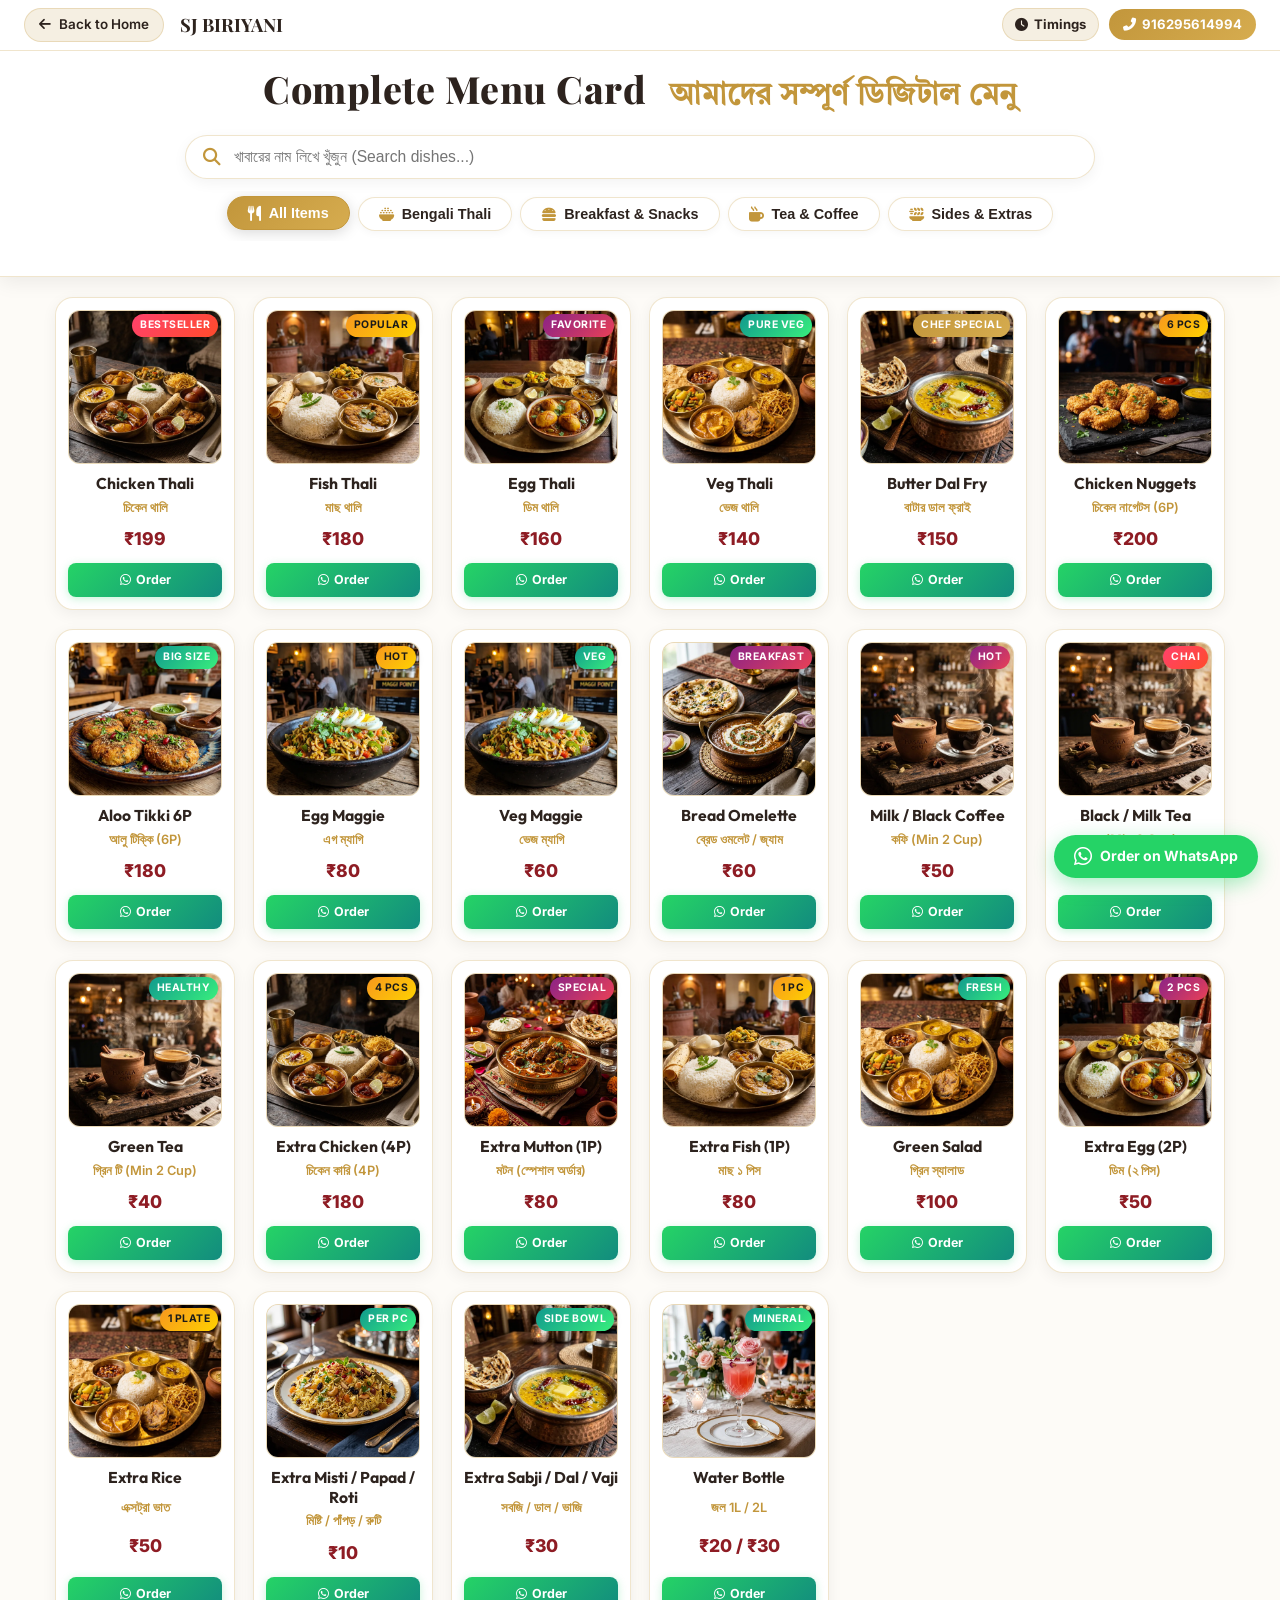
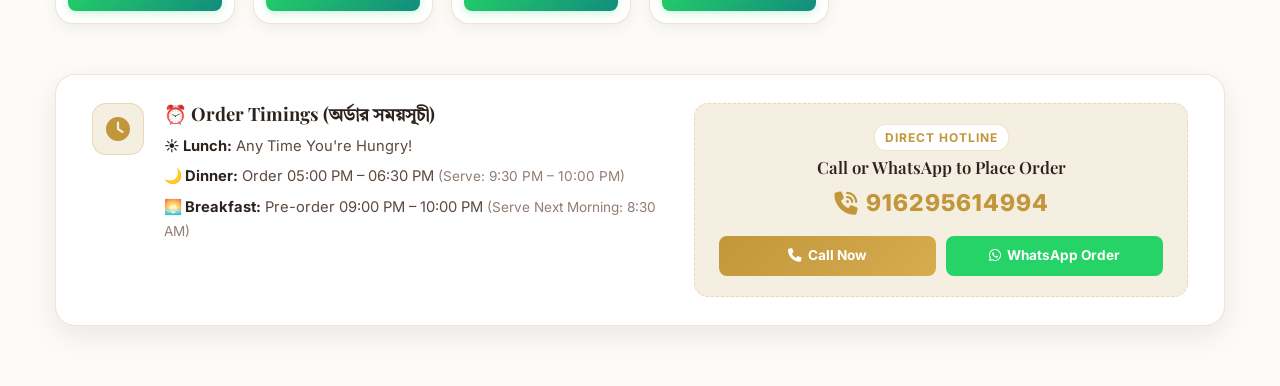
<file: menu.html>
﻿<!DOCTYPE html>
<html lang="bn">
<head>
    <meta charset="UTF-8">
    <meta name="viewport" content="width=device-width, initial-scale=1.0">
    <title>Full Menu Card | SJ BIRIYANI| সম্পূর্ণ মেনু</title>
    
    <!-- Meta Descriptions & SEO -->
    <meta name="description" content="Explore the full digital menu of SJ BIRIYANI. Bengali Thalis, Snacks, Tea, Coffee, Extras & Direct WhatsApp Ordering.">
    <meta name="theme-color" content="#c9a24b">
    
    <!-- Fonts -->
    <link rel="preconnect" href="https://fonts.googleapis.com">
    <link rel="preconnect" href="https://fonts.gstatic.com" crossorigin>
    <link href="https://fonts.googleapis.com/css2?family=Cinzel:wght@500;700;900&family=Inter:wght@300;400;500;600;700;800&family=Outfit:wght@400;500;600;700;800&family=Playfair+Display:ital,wght@0,600;0,700;0,900;1,600&family=Tiro+Bangla:ital@0;1&display=swap" rel="stylesheet">
    
    <!-- Font Awesome -->
    <link rel="stylesheet" href="https://cdnjs.cloudflare.com/ajax/libs/font-awesome/6.5.1/css/all.min.css">
    
    <!-- Main Style -->
    <link rel="stylesheet" href="styles.css">

    <style>
        /* Specific Styles for Compact Full Menu Page (LIGHT THEME) */
        .full-menu-page {
            background-color: var(--bg-deep);
            color: var(--text-primary);
            min-height: 100vh;
        }

        /* Sticky Top Header Container */
        .sticky-menu-top-container {
            position: sticky;
            top: 0;
            z-index: 1000;
            background: var(--bg-card);
            backdrop-filter: blur(20px);
            -webkit-backdrop-filter: blur(20px);
            border-bottom: 1.5px solid var(--glass-border);
            box-shadow: 0 4px 20px rgba(0, 0, 0, 0.08);
        }

        .full-menu-nav {
            padding: 8px 24px;
            display: flex;
            align-items: center;
            justify-content: space-between;
            border-bottom: 1px solid var(--glass-border);
        }

        .full-menu-nav-left {
            display: flex;
            align-items: center;
            gap: 16px;
        }

        .nav-back-btn {
            display: inline-flex;
            align-items: center;
            gap: 8px;
            background: var(--bg-dark);
            border: 1px solid var(--glass-border);
            color: var(--text-primary);
            padding: 5px 14px;
            border-radius: 25px;
            text-decoration: none;
            font-weight: 600;
            font-size: 0.84rem;
            transition: all 0.3s ease;
        }

        .nav-back-btn:hover {
            background: var(--accent-gold);
            color: #ffffff;
            border-color: var(--accent-gold);
            transform: translateX(-3px);
            box-shadow: 0 0 15px rgba(0, 0, 0, 0.15);
        }

        .full-menu-logo-title {
            font-family: 'Playfair Display', serif;
            font-size: 1.15rem;
            font-weight: 700;
            color: var(--text-primary);
        }

        .full-menu-logo-title span {
            color: var(--accent-gold);
        }

        .full-menu-nav-right {
            display: flex;
            align-items: center;
            gap: 10px;
        }

        .nav-timing-btn {
            display: inline-flex;
            align-items: center;
            gap: 6px;
            background: var(--bg-dark);
            border: 1px solid var(--glass-border);
            color: var(--text-primary);
            padding: 5px 12px;
            border-radius: 25px;
            text-decoration: none;
            font-weight: 700;
            font-size: 0.82rem;
            transition: all 0.3s ease;
        }

        .nav-timing-btn:hover {
            background: var(--accent-gold);
            color: #ffffff;
            border-color: var(--accent-gold);
            transform: translateY(-2px);
            box-shadow: 0 0 15px rgba(0, 0, 0, 0.15);
        }

        .nav-call-btn {
            display: inline-flex;
            align-items: center;
            gap: 6px;
            background: linear-gradient(135deg, var(--accent-gold), var(--accent-amber));
            color: #ffffff;
            padding: 5px 14px;
            border-radius: 25px;
            text-decoration: none;
            font-weight: 700;
            font-size: 0.82rem;
            transition: all 0.3s ease;
        }

        .nav-call-btn:hover {
            transform: translateY(-2px);
            box-shadow: 0 4px 15px rgba(0, 0, 0, 0.2);
        }

        /* Full Menu Hero Header */
        .full-menu-hero {
            text-align: center;
            padding: 14px 20px 10px;
            position: relative;
        }

        .full-menu-hero h1 {
            font-family: 'Playfair Display', serif;
            font-size: 2.35rem;
            font-weight: 800;
            color: var(--text-primary);
            margin-bottom: 0;
            line-height: 1.25;
            letter-spacing: 0.5px;
        }

        .full-menu-hero h1 .bengali-heading {
            color: var(--accent-gold);
            display: inline-block;
            font-size: 1.85rem;
            margin-left: 14px;
            font-family: 'Tiro Bangla', serif;
            font-weight: 700;
        }

        .full-menu-hero p {
            display: none;
        }

        /* Search & Filter Controls */
        .menu-control-bar {
            max-width: 950px;
            margin: 0 auto;
            padding: 10px 20px 15px;
        }

        .search-box-wrapper {
            position: relative;
            margin-bottom: 12px;
        }

        .search-box-wrapper input {
            width: 100%;
            background: var(--bg-card);
            border: 1.5px solid var(--glass-border);
            padding: 12px 20px 12px 48px;
            border-radius: 30px;
            color: var(--text-primary);
            font-size: 0.98rem;
            outline: none;
            transition: all 0.3s ease;
            box-shadow: 0 4px 14px rgba(0, 0, 0, 0.05);
        }

        .search-box-wrapper input:focus {
            border-color: var(--accent-gold);
            box-shadow: 0 0 18px rgba(0, 0, 0, 0.1);
            background: var(--bg-card);
        }

        .search-box-wrapper i {
            position: absolute;
            left: 18px;
            top: 50%;
            transform: translateY(-50%);
            color: var(--accent-gold);
            font-size: 1.1rem;
        }

        .menu-category-tabs {
            touch-action: pan-x pan-y;
            overscroll-behavior-x: contain;
            display: flex;
            justify-content: center;
            flex-wrap: wrap;
            gap: 10px;
            margin: 0;
        }

        .menu-tab-btn {
            background: var(--bg-card);
            border: 1.5px solid var(--glass-border);
            color: var(--text-secondary);
            padding: 8px 20px;
            border-radius: 25px;
            font-size: 0.9rem;
            font-weight: 600;
            cursor: pointer;
            backdrop-filter: blur(8px);
            transition: all 0.25s ease;
            display: inline-flex;
            align-items: center;
            gap: 8px;
            box-shadow: 0 2px 8px rgba(0, 0, 0, 0.04);
        }

        .menu-tab-btn i {
            color: var(--accent-gold);
            font-size: 0.95rem;
            transition: transform 0.3s ease;
        }

        .menu-tab-btn:hover {
            border-color: var(--accent-gold);
            color: var(--text-primary);
            background: var(--bg-card2, #f4f8f9);
            transform: translateY(-2px);
            box-shadow: 0 4px 15px rgba(0, 0, 0, 0.08);
        }

        .menu-tab-btn.active {
            background: linear-gradient(135deg, var(--accent-gold), var(--accent-amber));
            border-color: var(--accent-gold);
            color: #ffffff;
            box-shadow: 0 3px 14px rgba(0, 0, 0, 0.15);
            transform: translateY(-1px);
        }

        .menu-tab-btn.active i {
            color: #ffffff;
        }

        /* Compact Grid for Full Menu */
        .compact-menu-grid-container {
            max-width: 1200px;
            margin: 20px auto 50px;
            padding: 0 15px;
        }

        .compact-grid {
            display: grid;
            grid-template-columns: repeat(auto-fill, minmax(180px, 1fr));
            gap: 18px;
        }

        .compact-grid .food-menu-card {
            flex: initial;
            width: 100%;
            animation: floatMenuItem 4.5s ease-in-out infinite alternate;
        }

        .compact-grid .food-menu-card.hidden {
            display: none !important;
        }

        /* No Results Message */
        #no-results-msg {
            text-align: center;
            padding: 50px 20px;
            font-size: 1.1rem;
            color: var(--accent-gold);
            display: none;
            grid-column: 1 / -1;
        }

        /* Order Info Banner (Light Theme) */
        .order-info-banner {
            display: flex;
            align-items: stretch;
            justify-content: space-between;
            gap: 25px;
            padding: 28px 36px;
            border-radius: 20px;
            background: var(--bg-card);
            border: 1.5px solid var(--glass-border);
            box-shadow: 0 10px 30px rgba(0, 0, 0, 0.07);
        }

        .order-timing-card {
            display: flex;
            gap: 20px;
            flex: 1.3;
        }

        .timing-icon {
            width: 52px;
            height: 52px;
            border-radius: 14px;
            background: var(--bg-dark);
            border: 1px solid var(--glass-border);
            display: flex;
            align-items: center;
            justify-content: center;
            color: var(--accent-gold);
            font-size: 1.5rem;
            flex-shrink: 0;
        }

        .timing-details h4 {
            color: var(--text-primary);
            font-size: 1.15rem;
            margin-bottom: 10px;
            font-weight: 700;
        }

        .timing-details ul {
            list-style: none;
            padding: 0;
            margin: 0;
            display: flex;
            flex-direction: column;
            gap: 7px;
        }

        .timing-details li {
            font-size: 0.92rem;
            color: var(--text-secondary);
        }

        .timing-details li strong {
            color: var(--text-primary);
        }

        .timing-details .serve-time {
            color: var(--text-muted);
            font-size: 0.85rem;
        }

        .order-call-box {
            flex: 1;
            display: flex;
            flex-direction: column;
            align-items: center;
            justify-content: center;
            text-align: center;
            background: var(--bg-dark);
            padding: 20px 24px;
            border-radius: 14px;
            border: 1px dashed var(--glass-border);
        }

        .call-badge {
            background: var(--bg-card);
            color: var(--accent-gold);
            font-size: 0.75rem;
            font-weight: 700;
            text-transform: uppercase;
            letter-spacing: 1px;
            padding: 3px 10px;
            border-radius: 12px;
            margin-bottom: 6px;
            border: 1px solid var(--glass-border);
        }

        .order-call-box h3 {
            font-size: 1.05rem;
            color: var(--text-primary);
            margin-bottom: 8px;
            font-weight: 600;
        }

        .order-phone-link {
            font-size: 1.45rem;
            font-weight: 800;
            color: var(--accent-gold);
            text-decoration: none;
            letter-spacing: 1px;
            display: inline-flex;
            align-items: center;
            gap: 8px;
            margin-bottom: 14px;
            transition: transform 0.3s ease;
        }

        .order-phone-link:hover {
            transform: scale(1.05);
        }

        .quick-action-btns {
            display: flex;
            gap: 10px;
            width: 100%;
        }

        .direct-call-btn, .direct-wp-btn {
            flex: 1;
            padding: 9px 12px;
            border-radius: 8px;
            font-size: 0.85rem;
            font-weight: 700;
            text-decoration: none;
            display: inline-flex;
            align-items: center;
            justify-content: center;
            gap: 6px;
            transition: all 0.3s ease;
        }

        .direct-call-btn {
            background: linear-gradient(135deg, var(--accent-gold), var(--accent-amber));
            color: #ffffff;
        }

        .direct-call-btn:hover {
            transform: translateY(-2px);
            box-shadow: 0 4px 15px rgba(0, 0, 0, 0.2);
        }

        .direct-wp-btn {
            background: #25D366;
            color: #ffffff;
        }

        .direct-wp-btn:hover {
            background: #1ebc59;
            transform: translateY(-2px);
            box-shadow: 0 4px 15px rgba(37, 211, 102, 0.4);
        }

        /* Floating Order Quick Dial */
        .floating-order-btn {
            position: fixed;
            bottom: 22px;
            right: 22px;
            z-index: 999;
            display: flex;
            align-items: center;
            gap: 8px;
            background: #25D366;
            color: #ffffff;
            padding: 10px 20px;
            border-radius: 35px;
            text-decoration: none;
            font-weight: 700;
            font-size: 0.88rem;
            box-shadow: 0 6px 20px rgba(37, 211, 102, 0.4);
            transition: all 0.3s ease;
            animation: pulseOrderBtn 2.5s infinite;
        }

        .floating-order-btn:hover {
            background: #1ebc59;
            color: #ffffff;
            transform: scale(1.06);
            box-shadow: 0 8px 25px rgba(37, 211, 102, 0.6);
        }

        @keyframes pulseOrderBtn {
            0%, 100% { transform: scale(1); }
            50% { transform: scale(1.04); }
        }

        @media (max-width: 900px) {
            .order-info-banner {
                flex-direction: column;
                padding: 22px;
            }
            .order-timing-card {
                flex-direction: column;
                gap: 12px;
            }
        }

        @media (max-width: 600px) {
            .full-menu-nav {
                padding: 8px 12px;
            }
            .nav-back-btn span {
                display: none;
            }
            .full-menu-logo-title {
                font-size: 1.05rem;
            }
            .nav-timing-btn {
                padding: 4px 8px;
                font-size: 0.76rem;
            }
            .nav-timing-btn span {
                display: none;
            }
            .nav-call-btn {
                padding: 4px 10px;
                font-size: 0.76rem;
            }
            .full-menu-hero {
                padding: 10px 10px 4px;
            }
            .full-menu-hero h1 {
                font-size: 1.65rem;
            }
            .full-menu-hero h1 .bengali-heading {
                font-size: 1.35rem;
                display: block;
                margin-left: 0;
                margin-top: 4px;
            }
            .menu-control-bar {
                padding: 6px 12px 10px;
            }
            .search-box-wrapper {
                margin-bottom: 8px;
            }
            .search-box-wrapper input {
                padding: 9px 16px 9px 38px;
                font-size: 0.88rem;
                border-radius: 25px;
            }
            .search-box-wrapper i {
                left: 14px;
                font-size: 0.95rem;
            }
            .menu-category-tabs {
            touch-action: pan-x pan-y;
            overscroll-behavior-x: contain;
                gap: 6px;
                overflow-x: auto;
                flex-wrap: nowrap;
                justify-content: flex-start;
                padding-bottom: 4px;
                -webkit-overflow-scrolling: touch;
            }
            .menu-tab-btn {
                padding: 6px 14px;
                font-size: 0.8rem;
                border-radius: 20px;
                white-space: nowrap;
                flex-shrink: 0;
            }
            .compact-grid {
                grid-template-columns: repeat(2, 1fr);
                gap: 10px;
            }
            .compact-grid .food-menu-card {
                padding: 8px;
            }
            .food-title {
                font-size: 0.86rem;
            }
            .bengali-title {
                font-size: 0.72rem;
            }
            .food-price {
                font-size: 0.95rem;
            }
            .food-order-btn {
                padding: 5px 8px;
                font-size: 0.72rem;
            }
        }
    </style>
</head>
<body class="full-menu-page">

    <!-- Sticky Top Header (Navbar + Hero Title + Search Box + Filter Tabs) -->
    <div class="sticky-menu-top-container">
        <!-- Top Navigation Bar -->
        <nav class="full-menu-nav">
            <div class="full-menu-nav-left">
                <a href="index.html" class="nav-back-btn" title="Go back to Home Page">
                    <i class="fas fa-arrow-left"></i> <span>Back to Home</span>
                </a>
                <div class="full-menu-logo-title">SJ BIRIYANI</div>
            </div>
            <div class="full-menu-nav-right">
                <a href="#order-timings" class="nav-timing-btn" id="nav-timing-toggle-btn" title="Order Timings (অর্ডার সময়সূচী)">
                    <i class="fas fa-clock" id="nav-timing-icon"></i> <span id="nav-timing-text">Timings</span>
                </a>
                <a href="tel:916295614994" class="nav-call-btn">
                    <i class="fas fa-phone-alt"></i> <span>916295614994</span>
                </a>
            </div>
        </nav>

        <!-- Hero Header -->
        <header class="full-menu-hero">
            <h1>Complete Menu Card <span class="bengali-heading">আমাদের সম্পূর্ণ ডিজিটাল মেনু</span></h1>
        </header>

        <!-- Search Bar & Category Filter Tabs -->
        <div class="menu-control-bar">
            <div class="search-box-wrapper">
                <i class="fas fa-search"></i>
                <input type="text" id="menu-search-input" placeholder="খাবারের নাম লিখে খুঁজুন (Search dishes...)" autocomplete="off">
            </div>

            <div class="menu-category-tabs">
                <button class="menu-tab-btn active" data-category="all">
                    <i class="fas fa-utensils"></i> All Items
                </button>
                <button class="menu-tab-btn" data-category="thali">
                    <i class="fas fa-bowl-rice"></i> Bengali Thali
                </button>
                <button class="menu-tab-btn" data-category="snacks">
                    <i class="fas fa-burger"></i> Breakfast & Snacks
                </button>
                <button class="menu-tab-btn" data-category="beverages">
                    <i class="fas fa-mug-hot"></i> Tea & Coffee
                </button>
                <button class="menu-tab-btn" data-category="extras">
                    <i class="fas fa-plate-wheat"></i> Sides & Extras
                </button>
            </div>
        </div>
    </div>

    <!-- Compact Full Menu Grid -->
    <main class="compact-menu-grid-container">
        <div class="compact-grid" id="full-menu-grid">

            <!-- 1. Chicken Thali -->
            <div class="food-menu-card" data-category="thali" data-keywords="chicken thali murgi murgir mangsho rice dal sabji thali">
                <div class="food-card-badge bestseller">Bestseller</div>
                <div class="food-card-img-box">
                    <img src="assets/menu_chicken_thali.webp" alt="Chicken Thali" loading="lazy">
                </div>
                <div class="food-card-body">
                    <h3 class="food-title">Chicken Thali</h3>
                    <span class="bengali-title">চিকেন থালি</span>
                    <span class="food-price">₹199</span>
                    <a href="https://wa.me/916295614994?text==Hi%20SJ%20BIRIYANI,%20I%20want%20to%20order%20Chicken%20Thali%20(₹199)" target="_blank" class="food-order-btn">
                        <i class="fab fa-whatsapp"></i> Order
                    </a>
                </div>
            </div>

            <!-- 2. Fish Thali -->
            <div class="food-menu-card" data-category="thali" data-keywords="fish thali macher thali mach jhol rui katla rice dal thali">
                <div class="food-card-badge popular">Popular</div>
                <div class="food-card-img-box">
                    <img src="assets/menu_fish_thali.webp" alt="Fish Thali" loading="lazy">
                </div>
                <div class="food-card-body">
                    <h3 class="food-title">Fish Thali</h3>
                    <span class="bengali-title">মাছ থালি</span>
                    <span class="food-price">₹180</span>
                    <a href="https://wa.me/916295614994?text==Hi%20SJ%20BIRIYANI,%20I%20want%20to%20order%20Fish%20Thali%20(₹180)" target="_blank" class="food-order-btn">
                        <i class="fab fa-whatsapp"></i> Order
                    </a>
                </div>
            </div>

            <!-- 3. Egg Thali -->
            <div class="food-menu-card" data-category="thali" data-keywords="egg thali dimer thali dim kosha rice dal thali">
                <div class="food-card-badge special">Favorite</div>
                <div class="food-card-img-box">
                    <img src="assets/menu_egg_thali.webp" alt="Egg Thali" loading="lazy">
                </div>
                <div class="food-card-body">
                    <h3 class="food-title">Egg Thali</h3>
                    <span class="bengali-title">ডিম থালি</span>
                    <span class="food-price">₹160</span>
                    <a href="https://wa.me/916295614994?text==Hi%20SJ%20BIRIYANI,%20I%20want%20to%20order%20Egg%20Thali%20(₹160)" target="_blank" class="food-order-btn">
                        <i class="fab fa-whatsapp"></i> Order
                    </a>
                </div>
            </div>

            <!-- 4. Veg Thali -->
            <div class="food-menu-card" data-category="thali" data-keywords="veg thali niramish thali paneer dal sabji rice mishti doi">
                <div class="food-card-badge pure-veg">Pure Veg</div>
                <div class="food-card-img-box">
                    <img src="assets/menu_veg_thali.webp" alt="Veg Thali" loading="lazy">
                </div>
                <div class="food-card-body">
                    <h3 class="food-title">Veg Thali</h3>
                    <span class="bengali-title">ভেজ থালি</span>
                    <span class="food-price">₹140</span>
                    <a href="https://wa.me/916295614994?text==Hi%20SJ%20BIRIYANI,%20I%20want%20to%20order%20Veg%20Thali%20(₹140)" target="_blank" class="food-order-btn">
                        <i class="fab fa-whatsapp"></i> Order
                    </a>
                </div>
            </div>

            <!-- 5. Butter Dal Fry -->
            <div class="food-menu-card" data-category="extras" data-keywords="butter dal fry yellow dal tadka veg">
                <div class="food-card-badge chef">Chef Special</div>
                <div class="food-card-img-box">
                    <img src="assets/menu_butter_dal_fry.webp" alt="Butter Dal Fry" loading="lazy">
                </div>
                <div class="food-card-body">
                    <h3 class="food-title">Butter Dal Fry</h3>
                    <span class="bengali-title">বাটার ডাল ফ্রাই</span>
                    <span class="food-price">₹150</span>
                    <a href="https://wa.me/916295614994?text==Hi%20SJ%20BIRIYANI,%20I%20want%20to%20order%20Butter%20Dal%20Fry%20(₹150)" target="_blank" class="food-order-btn">
                        <i class="fab fa-whatsapp"></i> Order
                    </a>
                </div>
            </div>

            <!-- 6. Chicken Nuggets (6P) -->
            <div class="food-menu-card" data-category="snacks" data-keywords="chicken nuggets 6p fried snacks non-veg">
                <div class="food-card-badge popular">6 Pcs</div>
                <div class="food-card-img-box">
                    <img src="assets/menu_chicken_nuggets.webp" alt="Chicken Nuggets" loading="lazy">
                </div>
                <div class="food-card-body">
                    <h3 class="food-title">Chicken Nuggets</h3>
                    <span class="bengali-title">চিকেন নাগেটস (6P)</span>
                    <span class="food-price">₹200</span>
                    <a href="https://wa.me/916295614994?text==Hi%20SJ%20BIRIYANI,%20I%20want%20to%20order%20Chicken%20Nuggets%20(₹200)" target="_blank" class="food-order-btn">
                        <i class="fab fa-whatsapp"></i> Order
                    </a>
                </div>
            </div>

            <!-- 7. Aloo Tikki Big Size (6P) -->
            <div class="food-menu-card" data-category="snacks" data-keywords="aloo tikki potato cutlet snacks big size veg">
                <div class="food-card-badge pure-veg">Big Size</div>
                <div class="food-card-img-box">
                    <img src="assets/menu_aloo_tikki.webp" alt="Aloo Tikki Big Size" loading="lazy">
                </div>
                <div class="food-card-body">
                    <h3 class="food-title">Aloo Tikki 6P</h3>
                    <span class="bengali-title">আলু টিক্কি (6P)</span>
                    <span class="food-price">₹180</span>
                    <a href="https://wa.me/916295614994?text==Hi%20SJ%20BIRIYANI,%20I%20want%20to%20order%20Aloo%20Tikki%20(₹180)" target="_blank" class="food-order-btn">
                        <i class="fab fa-whatsapp"></i> Order
                    </a>
                </div>
            </div>

            <!-- 8. Egg Maggie -->
            <div class="food-menu-card" data-category="snacks" data-keywords="egg maggie noodles masala snacks">
                <div class="food-card-badge popular">Hot</div>
                <div class="food-card-img-box">
                    <img src="assets/menu_egg_maggie.webp" alt="Egg Maggie" loading="lazy">
                </div>
                <div class="food-card-body">
                    <h3 class="food-title">Egg Maggie</h3>
                    <span class="bengali-title">এগ ম্যাগি</span>
                    <span class="food-price">₹80</span>
                    <a href="https://wa.me/916295614994?text==Hi%20SJ%20BIRIYANI,%20I%20want%20to%20order%20Egg%20Maggie%20(₹80)" target="_blank" class="food-order-btn">
                        <i class="fab fa-whatsapp"></i> Order
                    </a>
                </div>
            </div>

            <!-- 9. Veg Maggie -->
            <div class="food-menu-card" data-category="snacks" data-keywords="veg maggie masala noodles snacks vegetarian">
                <div class="food-card-badge pure-veg">Veg</div>
                <div class="food-card-img-box">
                    <img src="assets/menu_egg_maggie.webp" alt="Veg Maggie" loading="lazy">
                </div>
                <div class="food-card-body">
                    <h3 class="food-title">Veg Maggie</h3>
                    <span class="bengali-title">ভেজ ম্যাগি</span>
                    <span class="food-price">₹60</span>
                    <a href="https://wa.me/916295614994?text==Hi%20SJ%20BIRIYANI,%20I%20want%20to%20order%20Veg%20Maggie%20(₹60)" target="_blank" class="food-order-btn">
                        <i class="fab fa-whatsapp"></i> Order
                    </a>
                </div>
            </div>

            <!-- 10. Bread Omelette / Jam / Butter -->
            <div class="food-menu-card" data-category="snacks" data-keywords="bread omelette jam butter breakfast toast egg">
                <div class="food-card-badge special">Breakfast</div>
                <div class="food-card-img-box">
                    <img src="assets/menu6.webp" alt="Bread Omelette Jam Butter" loading="lazy">
                </div>
                <div class="food-card-body">
                    <h3 class="food-title">Bread Omelette</h3>
                    <span class="bengali-title">ব্রেড ওমলেট / জ্যাম</span>
                    <span class="food-price">₹60</span>
                    <a href="https://wa.me/916295614994?text==Hi%20SJ%20BIRIYANI,%20I%20want%20to%20order%20Bread%20Omelette%20(₹60)" target="_blank" class="food-order-btn">
                        <i class="fab fa-whatsapp"></i> Order
                    </a>
                </div>
            </div>

            <!-- 11. Milk / Black Coffee -->
            <div class="food-menu-card" data-category="beverages" data-keywords="coffee milk coffee black coffee hot drink beverages espresso">
                <div class="food-card-badge special">Hot</div>
                <div class="food-card-img-box">
                    <img src="assets/menu_tea_coffee.webp" alt="Milk and Black Coffee" loading="lazy">
                </div>
                <div class="food-card-body">
                    <h3 class="food-title">Milk / Black Coffee</h3>
                    <span class="bengali-title">কফি (Min 2 Cup)</span>
                    <span class="food-price">₹50</span>
                    <a href="https://wa.me/916295614994?text==Hi%20SJ%20BIRIYANI,%20I%20want%20to%20order%20Coffee" target="_blank" class="food-order-btn">
                        <i class="fab fa-whatsapp"></i> Order
                    </a>
                </div>
            </div>

            <!-- 12. Black / Milk Tea -->
            <div class="food-menu-card" data-category="beverages" data-keywords="tea chai milk tea black tea masala chai beverage">
                <div class="food-card-badge bestseller">Chai</div>
                <div class="food-card-img-box">
                    <img src="assets/menu_tea_coffee.webp" alt="Black and Milk Tea" loading="lazy">
                </div>
                <div class="food-card-body">
                    <h3 class="food-title">Black / Milk Tea</h3>
                    <span class="bengali-title">চা (Min 2 Cup)</span>
                    <span class="food-price">₹25</span>
                    <a href="https://wa.me/916295614994?text==Hi%20SJ%20BIRIYANI,%20I%20want%20to%20order%20Tea" target="_blank" class="food-order-btn">
                        <i class="fab fa-whatsapp"></i> Order
                    </a>
                </div>
            </div>

            <!-- 13. Green Tea -->
            <div class="food-menu-card" data-category="beverages" data-keywords="green tea healthy detox hot beverage">
                <div class="food-card-badge pure-veg">Healthy</div>
                <div class="food-card-img-box">
                    <img src="assets/menu_tea_coffee.webp" alt="Green Tea" loading="lazy">
                </div>
                <div class="food-card-body">
                    <h3 class="food-title">Green Tea</h3>
                    <span class="bengali-title">গ্রিন টি (Min 2 Cup)</span>
                    <span class="food-price">₹40</span>
                    <a href="https://wa.me/916295614994?text==Hi%20SJ%20BIRIYANI,%20I%20want%20to%20order%20Green%20Tea" target="_blank" class="food-order-btn">
                        <i class="fab fa-whatsapp"></i> Order
                    </a>
                </div>
            </div>

            <!-- 14. Extra Chicken (4P) -->
            <div class="food-menu-card" data-category="extras" data-keywords="extra chicken 4p murgir mangsho chicken curry side non-veg">
                <div class="food-card-badge popular">4 Pcs</div>
                <div class="food-card-img-box">
                    <img src="assets/menu_chicken_thali.webp" alt="Extra Chicken 4P" loading="lazy">
                </div>
                <div class="food-card-body">
                    <h3 class="food-title">Extra Chicken (4P)</h3>
                    <span class="bengali-title">চিকেন কারি (4P)</span>
                    <span class="food-price">₹180</span>
                    <a href="https://wa.me/916295614994?text==Hi%20SJ%20BIRIYANI,%20I%20want%20to%20order%20Extra%20Chicken%204P%20(₹180)" target="_blank" class="food-order-btn">
                        <i class="fab fa-whatsapp"></i> Order
                    </a>
                </div>
            </div>

            <!-- 15. Extra Mutton (1P - Special Order) -->
            <div class="food-menu-card" data-category="extras" data-keywords="extra mutton 1p khasi mangsho mutton kosha special non-veg">
                <div class="food-card-badge special">Special</div>
                <div class="food-card-img-box">
                    <img src="assets/menu3.webp" alt="Extra Mutton 1P" loading="lazy">
                </div>
                <div class="food-card-body">
                    <h3 class="food-title">Extra Mutton (1P)</h3>
                    <span class="bengali-title">মটন (স্পেশাল অর্ডার)</span>
                    <span class="food-price">₹80</span>
                    <a href="https://wa.me/916295614994?text==Hi%20SJ%20BIRIYANI,%20I%20want%20to%20order%20Extra%20Mutton%20(₹80)" target="_blank" class="food-order-btn">
                        <i class="fab fa-whatsapp"></i> Order
                    </a>
                </div>
            </div>

            <!-- 16. Extra Fish (1P) -->
            <div class="food-menu-card" data-category="extras" data-keywords="extra fish 1p macher jhol rui katla side non-veg">
                <div class="food-card-badge popular">1 Pc</div>
                <div class="food-card-img-box">
                    <img src="assets/menu_fish_thali.webp" alt="Extra Fish 1P" loading="lazy">
                </div>
                <div class="food-card-body">
                    <h3 class="food-title">Extra Fish (1P)</h3>
                    <span class="bengali-title">মাছ ১ পিস</span>
                    <span class="food-price">₹80</span>
                    <a href="https://wa.me/916295614994?text==Hi%20SJ%20BIRIYANI,%20I%20want%20to%20order%20Extra%20Fish%20(₹80)" target="_blank" class="food-order-btn">
                        <i class="fab fa-whatsapp"></i> Order
                    </a>
                </div>
            </div>

            <!-- 17. Green Salad -->
            <div class="food-menu-card" data-category="extras" data-keywords="green salad cucumber tomato onion lemon salad veg">
                <div class="food-card-badge pure-veg">Fresh</div>
                <div class="food-card-img-box">
                    <img src="assets/menu_veg_thali.webp" alt="Green Salad" loading="lazy">
                </div>
                <div class="food-card-body">
                    <h3 class="food-title">Green Salad</h3>
                    <span class="bengali-title">গ্রিন স্যালাড</span>
                    <span class="food-price">₹100</span>
                    <a href="https://wa.me/916295614994?text==Hi%20SJ%20BIRIYANI,%20I%20want%20to%20order%20Green%20Salad%20(₹100)" target="_blank" class="food-order-btn">
                        <i class="fab fa-whatsapp"></i> Order
                    </a>
                </div>
            </div>

            <!-- 18. Extra Egg (2P) -->
            <div class="food-menu-card" data-category="extras" data-keywords="extra egg 2p dim egg curry side non-veg">
                <div class="food-card-badge special">2 Pcs</div>
                <div class="food-card-img-box">
                    <img src="assets/menu_egg_thali.webp" alt="Extra Egg 2P" loading="lazy">
                </div>
                <div class="food-card-body">
                    <h3 class="food-title">Extra Egg (2P)</h3>
                    <span class="bengali-title">ডিম (২ পিস)</span>
                    <span class="food-price">₹50</span>
                    <a href="https://wa.me/916295614994?text==Hi%20SJ%20BIRIYANI,%20I%20want%20to%20order%20Extra%20Egg%202P%20(₹50)" target="_blank" class="food-order-btn">
                        <i class="fab fa-whatsapp"></i> Order
                    </a>
                </div>
            </div>

            <!-- 19. Extra Rice -->
            <div class="food-menu-card" data-category="extras" data-keywords="extra rice bhat rice portion veg side">
                <div class="food-card-badge popular">1 Plate</div>
                <div class="food-card-img-box">
                    <img src="assets/menu_veg_thali.webp" alt="Extra Rice" loading="lazy">
                </div>
                <div class="food-card-body">
                    <h3 class="food-title">Extra Rice</h3>
                    <span class="bengali-title">এক্সট্রা ভাত</span>
                    <span class="food-price">₹50</span>
                    <a href="https://wa.me/916295614994?text==Hi%20SJ%20BIRIYANI,%20I%20want%20to%20order%20Extra%20Rice%20(₹50)" target="_blank" class="food-order-btn">
                        <i class="fab fa-whatsapp"></i> Order
                    </a>
                </div>
            </div>

            <!-- 20. Extra Misti / Papad / Roti -->
            <div class="food-menu-card" data-category="extras" data-keywords="extra misti papad roti sweet flatbread side">
                <div class="food-card-badge pure-veg">Per Pc</div>
                <div class="food-card-img-box">
                    <img src="assets/menu2.webp" alt="Extra Misti Papad Roti" loading="lazy">
                </div>
                <div class="food-card-body">
                    <h3 class="food-title">Extra Misti / Papad / Roti</h3>
                    <span class="bengali-title">মিষ্টি / পাঁপড় / রুটি</span>
                    <span class="food-price">₹10</span>
                    <a href="https://wa.me/916295614994?text==Hi%20SJ%20BIRIYANI,%20I%20want%20to%20order%20Extra%20Misti%20Papad%20Roti%20(₹10)" target="_blank" class="food-order-btn">
                        <i class="fab fa-whatsapp"></i> Order
                    </a>
                </div>
            </div>

            <!-- 21. Extra Sabji / Dal / Vaji -->
            <div class="food-menu-card" data-category="extras" data-keywords="extra sabji dal vaji butter dal fry veg side">
                <div class="food-card-badge pure-veg">Side Bowl</div>
                <div class="food-card-img-box">
                    <img src="assets/menu_butter_dal_fry.webp" alt="Extra Sabji Dal Vaji" loading="lazy">
                </div>
                <div class="food-card-body">
                    <h3 class="food-title">Extra Sabji / Dal / Vaji</h3>
                    <span class="bengali-title">সবজি / ডাল / ভাজি</span>
                    <span class="food-price">₹30</span>
                    <a href="https://wa.me/916295614994?text==Hi%20SJ%20BIRIYANI,%20I%20want%20to%20order%20Extra%20Sabji%20Dal%20Vaji%20(₹30)" target="_blank" class="food-order-btn">
                        <i class="fab fa-whatsapp"></i> Order
                    </a>
                </div>
            </div>

            <!-- 20. Packaged Water Bottle (1L / 2L) -->
            <div class="food-menu-card" data-category="beverages" data-keywords="water bottle 1l 2l mineral water drink">
                <div class="food-card-badge pure-veg">Mineral</div>
                <div class="food-card-img-box">
                    <img src="assets/menu5.webp" alt="Packaged Water Bottle" loading="lazy">
                </div>
                <div class="food-card-body">
                    <h3 class="food-title">Water Bottle</h3>
                    <span class="bengali-title">জল 1L / 2L</span>
                    <span class="food-price">₹20 / ₹30</span>
                    <a href="https://wa.me/916295614994?text==Hi%20SJ%20BIRIYANI,%20I%20want%20to%20order%20Water%20Bottle" target="_blank" class="food-order-btn">
                        <i class="fab fa-whatsapp"></i> Order
                    </a>
                </div>
            </div>

        </div>

        <!-- No Results Fallback -->
        <div id="no-results-msg">
            <i class="fas fa-search" style="font-size: 2.5rem; margin-bottom: 12px; display: block;"></i>
            <p>আপনার খোঁজা অনুযায়ী কোনো খাবার পাওয়া যায়নি। অন্য কিছু লিখে খুঁজুন।</p>
        </div>
    </main>

    <!-- Order Timings Banner -->
    <div id="order-timings" style="max-width: 1200px; margin: 0 auto 60px; padding: 0 15px; scroll-margin-top: 170px;">
        <div class="order-info-banner glassmorphism">
            <div class="order-timing-card">
                <div class="timing-icon"><i class="fas fa-clock"></i></div>
                <div class="timing-details">
                    <h4>⏰ Order Timings (অর্ডার সময়সূচী)</h4>
                    <ul>
                        <li><strong>☀️ Lunch:</strong> Any Time You're Hungry!</li>
                        <li><strong>🌙 Dinner:</strong> Order 05:00 PM – 06:30 PM <span class="serve-time">(Serve: 9:30 PM – 10:00 PM)</span></li>
                        <li><strong>🌅 Breakfast:</strong> Pre-order 09:00 PM – 10:00 PM <span class="serve-time">(Serve Next Morning: 8:30 AM)</span></li>
                    </ul>
                </div>
            </div>
            
            <div class="order-call-box">
                <div class="call-badge">Direct Hotline</div>
                <h3>Call or WhatsApp to Place Order</h3>
                <a href="tel:916295614994" class="order-phone-link">
                    <i class="fas fa-phone-volume"></i> 916295614994
                </a>
                <div class="quick-action-btns">
                    <a href="tel:916295614994" class="direct-call-btn">
                        <i class="fas fa-phone"></i> Call Now
                    </a>
                    <a href="https://wa.me/916295614994?text==Hello%20SJ%20BIRIYANI,%20I%20want%20to%20place%20an%20order!" target="_blank" class="direct-wp-btn">
                        <i class="fab fa-whatsapp"></i> WhatsApp Order
                    </a>
                </div>
            </div>
        </div>
    </div>

    <!-- Floating Direct WhatsApp Button -->
    <a href="https://wa.me/916295614994?text==Hello%20SJ%20BIRIYANI,%20I%20want%20to%20order%20food!" target="_blank" class="floating-order-btn" title="Direct WhatsApp Order">
        <i class="fab fa-whatsapp" style="font-size: 1.3rem;"></i> <span>Order on WhatsApp</span>
    </a>

    <!-- JavaScript for Live Search & Category Filtering -->
    <script>
        document.addEventListener('DOMContentLoaded', () => {
            const searchInput = document.getElementById('menu-search-input');
            const categoryTabs = document.querySelectorAll('.menu-tab-btn');
            const foodCards = document.querySelectorAll('.food-menu-card');
            const noResultsMsg = document.getElementById('no-results-msg');

            let activeCategory = 'all';

            function filterMenu() {
                const query = searchInput.value.toLowerCase().trim();
                let visibleCount = 0;

                foodCards.forEach(card => {
                    const cardCategory = card.getAttribute('data-category');
                    const keywords = (card.getAttribute('data-keywords') || '') + ' ' + card.innerText.toLowerCase();

                    const matchesCategory = (activeCategory === 'all' || cardCategory === activeCategory);
                    const matchesSearch = query === '' || keywords.includes(query);

                    if (matchesCategory && matchesSearch) {
                        card.classList.remove('hidden');
                        visibleCount++;
                    } else {
                        card.classList.add('hidden');
                    }
                });

                if (visibleCount === 0) {
                    noResultsMsg.style.display = 'block';
                } else {
                    noResultsMsg.style.display = 'none';
                }
            }

            // Category Tab Clicks
            categoryTabs.forEach(tab => {
                tab.addEventListener('click', () => {
                    categoryTabs.forEach(t => t.classList.remove('active'));
                    tab.classList.add('active');
                    activeCategory = tab.getAttribute('data-category');
                    const tabsContainer = tab.closest('.menu-category-tabs');
                    if (tabsContainer) {
                        const targetScroll = tab.offsetLeft - (tabsContainer.clientWidth / 2) + (tab.offsetWidth / 2);
                        tabsContainer.scrollTo({ left: targetScroll, behavior: 'smooth' });
                    }
                    filterMenu();
                });
            });

            // Search Input Live Filter
            searchInput.addEventListener('input', () => {
                filterMenu();
            });

            // ============================================================
            // TWO-WAY TOGGLE SCROLL (Click to go to Timings, Click again to go to Top)
            // ============================================================
            const timingToggleBtn = document.getElementById('nav-timing-toggle-btn');
            const timingIcon = document.getElementById('nav-timing-icon');
            const timingText = document.getElementById('nav-timing-text');
            const orderTimingsSection = document.getElementById('order-timings');

            function isNearTimingsSection() {
                if (!orderTimingsSection) return false;
                const rect = orderTimingsSection.getBoundingClientRect();
                return rect.top <= window.innerHeight * 0.75;
            }

            if (timingToggleBtn && orderTimingsSection) {
                timingToggleBtn.addEventListener('click', (e) => {
                    e.preventDefault();
                    if (isNearTimingsSection()) {
                        // If already at Timings section -> Smoothly scroll back to TOP
                        window.scrollTo({ top: 0, behavior: 'smooth' });
                    } else {
                        // Smoothly scroll DOWN to Order Timings section
                        orderTimingsSection.scrollIntoView({ behavior: 'smooth', block: 'start' });
                    }
                });

                // Dynamically update button icon/text when user scrolls near timings
                window.addEventListener('scroll', () => {
                    if (isNearTimingsSection()) {
                        timingToggleBtn.classList.add('at-bottom');
                        if (timingIcon) timingIcon.className = 'fas fa-arrow-up';
                        if (timingText) timingText.innerText = 'Top';
                        timingToggleBtn.title = 'Scroll back to Top (উপরে ফিরে যান)';
                    } else {
                        timingToggleBtn.classList.remove('at-bottom');
                        if (timingIcon) timingIcon.className = 'fas fa-clock';
                        if (timingText) timingText.innerText = 'Timings';
                        timingToggleBtn.title = 'Order Timings (অর্ডার সময়সূচী)';
                    }
                }, { passive: true });
            }
        });
    </script>
</body>
</html>
</file>
<file: styles.css>
﻿/* ============================================================
   SJ BIRIYANI — Premium Modern Theme
   ============================================================ */

@import url('https://fonts.googleapis.com/css2?family=Playfair+Display:wght@400;600;700;800&family=Outfit:wght@300;400;600;800&family=Inter:wght@300;400;500;600&display=swap');

/* ---- CSS Variables ---- */
:root {
    --bg-deep:              #FDFBF7; /* Light Warm Ivory background */
    --bg-dark:              #F5EFE2; /* Alternating section warm cream */
    --bg-card:              #FFFFFF; /* White background for cards */
    --bg-card2:             #FAF6EE; /* Off-white for card hover */
    --bg-cream:             #EFE6D5; /* Darker warm cream accent background */
    --accent-gold:          #C2963B; /* Premium Antique Gold */
    --accent-amber:         #D6AC4F; /* Medium Gold */
    --accent-light:         #A37827; /* Darker Gold for text readability in light theme */
    --accent-red:           #8E1C24; /* Rich Mughlai Maroon */
    --accent-warm:          #A8222B; /* Warm Crimson/Maroon */
    --text-primary:         #2D231E; /* Dark Brown (almost black) main text */
    --text-secondary:       #5C4A40; /* Muted Charcoal Brown secondary text */
    --text-muted:           #917E75; /* Warm grey/brown muted text */
    --text-light-section:   #2D231E; /* Text on light sections */
    --glass-bg:             rgba(194, 150, 59, 0.04);
    --glass-border:         rgba(194, 150, 59, 0.25);
    --glass-shadow:         0 8px 30px rgba(45, 35, 30, 0.06);
    --glow-gold:            0 0 20px rgba(194, 150, 59, 0.15);
    --radius-sm:            8px;
    --radius-md:            16px;
    --radius-lg:            24px;
    --transition:           all 0.4s cubic-bezier(0.4, 0, 0.2, 1);
    
    /* Additional custom variables to remove hardcoded dark values */
    --bg-navbar:            rgba(253, 251, 247, 0.94);
    --bg-navbar-scrolled:   rgba(247, 242, 230, 0.97);
    --border-navbar:        rgba(194, 150, 59, 0.22);
    --shadow-navbar:        0 4px 20px rgba(45, 35, 30, 0.06);
    
    --bg-panel:             #FDFBF7;
    --bg-overlay:           rgba(45, 35, 30, 0.45);
    --shadow-panel:         -10px 0 40px rgba(45, 35, 30, 0.12);
    
    --bg-modal:             #FDFBF7;
    --shadow-modal:         0 25px 60px rgba(45, 35, 30, 0.15);
    
    --bg-input:             rgba(45, 35, 30, 0.04);
    --bg-input-focus:       rgba(45, 35, 30, 0.06);
    --border-input:         rgba(194, 150, 59, 0.2);
    --shadow-input:         0 0 10px rgba(194, 150, 59, 0.1);
    
    --bg-btn-dark:          #2D231E;
}

/* ---- Reset ---- */
*, *::before, *::after {
    margin: 0;
    padding: 0;
    box-sizing: border-box;
}

html {
    scroll-behavior: smooth;
}

body {
    font-family: 'Inter', sans-serif;
    background-color: var(--bg-deep);
    color: var(--text-primary);
    overflow-x: hidden;
    line-height: 1.6;
}

body.no-scroll {
    overflow-y: hidden !important;
}

h1, h2, h3, h4 {
    font-family: 'Playfair Display', 'Tiro Bangla', serif;
    line-height: 1.2;
}

/* ---- Custom Scrollbar ---- */
::-webkit-scrollbar          { width: 6px; }
::-webkit-scrollbar-track    { background: var(--bg-deep); }
::-webkit-scrollbar-thumb    { background: var(--accent-gold); border-radius: 3px; }
::-webkit-scrollbar-thumb:hover { background: var(--accent-amber); }

/* ============================================================
   NAVBAR
   ============================================================ */
.navbar {
    position: sticky;
    top: 0;
    margin: 0;
    width: 100%;
    padding: 0 5%;
    height: 72px;
    border-radius: 0;
    display: flex;
    justify-content: space-between;
    align-items: center;
    background: var(--bg-navbar);
    backdrop-filter: blur(20px);
    -webkit-backdrop-filter: blur(20px);
    z-index: 1000;
    border-bottom: 1px solid var(--border-navbar);
    box-shadow: var(--shadow-navbar);
    transition: var(--transition);
}

.navbar-scrolled {
    height: 62px;
    background: var(--bg-navbar-scrolled);
    border-bottom-color: var(--accent-gold);
    box-shadow: var(--shadow-navbar), var(--glow-gold);
}

.logo-container {
    display: flex;
    align-items: center;
    gap: 2px; /* Set gap to almost zero to align right next to logo image */
}

.logo-brand-img {
    height: 52px;
    width: auto;
    object-fit: contain;
    transition: var(--transition);
}

.logo-brand-img:hover {
    transform: scale(1.04);
}

.logo-text-wrapper {
    display: flex;
    align-items: center;
    position: relative;
    padding-left: 0px; /* Removed padding entirely to start text immediately */
    /* no overflow: hidden so football can roll across the whole screen */
}

.animated-football-header {
    position: absolute;
    left: -52px;
    width: 48px;
    height: 48px;
    top: 50%;
    margin-top: -24px;
    display: inline-block;
    z-index: 10;
    animation: footballRollAcross 14s linear infinite;
    will-change: left, transform, opacity;
    pointer-events: none;
}

.animated-football-header svg,
.animated-football-header img {
    width: 100%;
    height: 100%;
}

.logo-text {
    font-size: 1.5rem;
    font-weight: 800;
    letter-spacing: 1px;
    background: linear-gradient(90deg, var(--accent-gold), var(--accent-red));
    -webkit-background-clip: text;
    -webkit-text-fill-color: transparent;
    font-family: 'Outfit', sans-serif;
    display: inline-block;
    white-space: nowrap;
    overflow: hidden;
    clip-path: inset(0 100% 0 0);
    opacity: 0;
    animation: revealTextWipe 14s linear infinite;
    will-change: clip-path, opacity;
}

.nav-links {
    display: flex;
    flex-direction: column;
    position: absolute;
    top: 100%;
    right: 5%; /* Align with padding of navbar actions */
    width: 210px;
    height: auto;
    background: var(--bg-panel);
    backdrop-filter: blur(20px);
    -webkit-backdrop-filter: blur(20px);
    border: 1px solid var(--border-navbar);
    border-radius: 0 0 var(--radius-md) var(--radius-md);
    padding: 1.5rem 0;
    gap: 0.25rem;
    box-shadow: var(--shadow-panel);
    opacity: 0;
    transform: translateY(-8px);
    pointer-events: none;
    transition: all 0.3s cubic-bezier(0.165, 0.84, 0.44, 1);
    align-items: center;
    list-style: none;
    z-index: 1000;
}

.nav-links.nav-active {
    opacity: 1;
    transform: translateY(0);
    pointer-events: auto;
}

.nav-links a {
    text-decoration: none;
    color: var(--text-secondary);
    font-weight: 500;
    font-size: 0.95rem;
    letter-spacing: 0.5px;
    text-transform: uppercase;
    padding: 0.65rem 1.4rem;
    border-radius: var(--radius-sm);
    transition: var(--transition);
    position: relative;
    display: block;
    width: 100%;
    text-align: center;
}

.nav-links a::after {
    content: '';
    position: absolute;
    bottom: 2px;
    left: 50%;
    transform: translateX(-50%);
    width: 0;
    height: 1.5px;
    background: var(--accent-gold);
    border-radius: 2px;
    transition: width 0.3s ease;
}

.nav-links a:hover {
    color: var(--accent-light);
}

.nav-links a:hover::after {
    width: 60%;
}

.navbar-actions {
    display: flex;
    align-items: center;
    gap: 0.35rem;
}
.dripza-btn-nav {
    background: transparent !important;
    border: none !important;
    width: 38px;
    height: 38px;
    cursor: pointer;
    display: flex;
    align-items: center;
    justify-content: center;
    padding: 0;
    overflow: visible;
    position: relative;
    box-shadow: none !important;
    transition: transform 0.3s ease;
}

.dripza-btn-nav:hover {
    background: transparent !important;
    box-shadow: none !important;
    transform: translateY(-2px);
}

.dripza-nav-icon {
    width: 100%;
    height: 100%;
    object-fit: contain;
    animation: dripzaBreathing 3.5s infinite ease-in-out;
    transition: filter 0.4s ease, transform 0.8s cubic-bezier(0.34, 1.56, 0.64, 1);
}

.dripza-btn-nav:hover .dripza-nav-icon {
    transform: scale(1.15) rotate(360deg);
    filter: drop-shadow(0 0 10px rgba(201, 162, 75, 0.9));
}

@keyframes dripzaBreathing {
    0%, 100% {
        transform: scale(1);
        filter: drop-shadow(0 0 2px rgba(201, 162, 75, 0.25));
    }
    50% {
        transform: scale(1.06);
        filter: drop-shadow(0 0 7px rgba(201, 162, 75, 0.65));
    }
}

.hamburger {
    display: block; /* Show hamburger globally on PC and Mobile */
    cursor: pointer;
    font-size: 1.4rem;
    color: var(--text-primary);
    padding: 0.4rem;
    border-radius: var(--radius-sm);
    transition: var(--transition);
}

.hamburger:hover {
    color: var(--accent-gold);
    background: rgba(201, 162, 75, 0.08);
}

/* ============================================================
   HERO / BANNER SECTION
   ============================================================ */
.hero {
    position: relative;
    width: 100%;
    aspect-ratio: 16 / 9;
    height: 56.25vw; /* Explicit 16:9 height to prevent collapse */
    min-height: 400px; /* Safe minimum height for PC banner */
    display: flex;
    align-items: center;
    justify-content: center;
    text-align: center;
    overflow: hidden;
    margin-top: 0;
}

.hero-bg {
    position: absolute;
    inset: 0;
    z-index: 0;
    overflow: hidden;
    background: var(--bg-deep);
}

.hero-bg::before {
    content: '';
    position: absolute;
    top: -30px;
    left: -30px;
    right: -30px;
    bottom: -30px;
    background-image: var(--bg-image);
    background-size: cover;
    background-position: center;
    filter: blur(28px) brightness(0.28) saturate(1.2);
    transition: background-image 1.2s ease-in-out;
    z-index: 0;
}

.hero-bg img {
    position: absolute;
    inset: 0;
    width: 100%;
    height: 100%;
    object-fit: cover;
    display: block;
    opacity: 0;
    transition: opacity 1.5s ease-in-out;
    z-index: 1;
}

.hero-video {
    position: absolute;
    inset: 0;
    width: 100%;
    height: 100%;
    object-fit: cover;
    z-index: 1;
}

.hero-bg img.active {
    opacity: 1;
    z-index: 2;
}

.hero-bg img.prev {
    opacity: 0;
    z-index: 1;
}

.hero-nav-zone {
    position: absolute;
    top: 0;
    bottom: 0;
    width: 15%;
    z-index: 5;
    cursor: pointer;
    background: transparent;
    transition: background 0.3s ease;
}

.hero-nav-zone.left-zone {
    left: 0;
}

.hero-nav-zone.right-zone {
    right: 0;
}

/* Subtle feedback on hover (no arrow icons) */
.hero-nav-zone:hover {
    background: rgba(255, 255, 255, 0.03);
}

.overlay {
    position: absolute;
    inset: 0;
    background: transparent;
    z-index: 3;
    pointer-events: none;
}

.hero-content {
    max-width: 800px;
    padding: 0 24px;
    z-index: 4;
    transform: translateY(30px);
    opacity: 0;
    animation: fadeUp 1.2s cubic-bezier(0.165, 0.84, 0.44, 1) forwards 0.4s;
}

.hero-content h1 {
    font-size: 3.6rem;
    font-weight: 800;
    margin-bottom: 1.2rem;
    color: var(--text-primary);
    text-shadow: 0 4px 15px rgba(0, 0, 0, 0.5);
    letter-spacing: -1px;
}

.hero-content p {
    font-size: 1.15rem;
    color: var(--text-secondary);
    margin-bottom: 2.8rem;
    line-height: 1.7;
    text-shadow: 0 2px 8px rgba(0, 0, 0, 0.5);
}

/* ============================================================
   SECTION SHARED
   ============================================================ */
section {
    padding: 15px 6%;
}

.section-title {
    font-family: 'Playfair Display', 'Tiro Bangla', serif;
    font-size: 2.6rem;
    font-weight: 700;
    text-align: center;
    margin-bottom: 1.2rem;
    color: var(--text-primary);
    position: relative;
    display: inline-block;
    width: 100%;
    letter-spacing: -0.5px;
}

.section-title::after {
    content: '';
    display: block;
    width: 60px;
    height: 2px;
    background: linear-gradient(90deg, var(--accent-gold), var(--accent-light));
    margin: 0.8rem auto 0;
    border-radius: 2px;
    box-shadow: 0 0 10px rgba(201, 162, 75, 0.5);
}

/* ============================================================
   VIBE SECTION
   ============================================================ */
.vibe-section {
    background: radial-gradient(ellipse at center top, rgba(201, 162, 75,0.05) 0%, transparent 65%);
    border-top: 1px solid rgba(201, 162, 75, 0.08);
    border-bottom: 1px solid rgba(201, 162, 75, 0.08);
    padding-top: 15px;
    padding-bottom: 15px;
}

.vibe-container {
    display: flex;
    align-items: center;
    justify-content: center;
    flex-wrap: wrap;
    gap: 1.2rem;
    padding: 0;
    max-width: 1100px;
    margin: 0 auto;
}

.vibe-text {
    max-width: 520px;
}

.vibe-text h3 {
    font-family: 'Playfair Display', 'Tiro Bangla', serif;
    font-size: 2rem;
    margin-bottom: 1.2rem;
    font-weight: 700;
    color: var(--text-primary);
    position: relative;
    padding-left: 1.2rem;
}

.vibe-text h3::before {
    content: '';
    position: absolute;
    left: 0;
    top: 10%;
    height: 80%;
    width: 3px;
    background: linear-gradient(to bottom, var(--accent-gold), var(--accent-amber));
    border-radius: 3px;
}

.vibe-text p {
    color: var(--text-secondary);
    line-height: 1.9;
    font-size: 1.05rem;
    font-weight: 400;
}

/* ============================================================
   INTERACTIVE RAKHI PURNIMA SPECIAL ALTAR
   ============================================================ */
.rath-feast-container {
    position: relative;
    width: 190px;
    height: 190px;
    background: radial-gradient(circle at center, #260A13 0%, #120408 100%);
    border-radius: var(--radius-md);
    border: 2px solid rgba(255, 193, 7, 0.55);
    box-shadow: 0 8px 24px rgba(0, 0, 0, 0.85), 
                inset 0 0 25px rgba(233, 30, 99, 0.25),
                0 0 14px rgba(255, 193, 7, 0.35);
    overflow: hidden;
    cursor: pointer;
    perspective: 500px;
    flex-shrink: 0;
    margin: 20px;
    transition: border-color 0.4s ease, box-shadow 0.4s ease;
}

.rath-feast-container:hover {
    border-color: #FFD54F;
    box-shadow: 0 8px 24px rgba(0, 0, 0, 0.95), 
                inset 0 0 25px rgba(255, 215, 0, 0.3),
                0 0 22px rgba(233, 30, 99, 0.5);
}

.temple-arch {
    position: absolute;
    top: 5px;
    left: 5px;
    right: 5px;
    bottom: 5px;
    border: 1px dashed rgba(255, 215, 0, 0.4);
    border-radius: var(--radius-md);
    pointer-events: none;
    z-index: 1;
}

.rath-altar-chariot {
    position: absolute;
    top: 15px;
    left: 50%;
    transform: translateX(-50%);
    width: 72px;
    height: 72px;
    z-index: 3;
    filter: drop-shadow(0 2px 6px rgba(0,0,0,0.7));
    transition: transform 0.4s cubic-bezier(0.175, 0.885, 0.32, 1.275), filter 0.4s ease;
    animation: trophyFloat 3.5s infinite ease-in-out;
}

.rath-altar-chariot svg {
    width: 100%;
    height: 100%;
}

.rath-feast-container.activated .rath-altar-chariot {
    filter: drop-shadow(0 0 10px #FFD700) drop-shadow(0 0 18px #E91E63);
    animation: trophyVibrate 0.12s infinite linear;
}

@keyframes trophyFloat {
    0%, 100% { transform: translateX(-50%) translateY(0); }
    50% { transform: translateX(-50%) translateY(-3px); }
}

@keyframes trophyVibrate {
    0%, 100% { transform: translateX(-50%) translate(0, 0) scale(1.04); }
    25% { transform: translateX(-50%) translate(-0.6px, 0.6px) scale(1.04); }
    50% { transform: translateX(-50%) translate(0.6px, -0.6px) scale(1.04); }
    75% { transform: translateX(-50%) translate(-0.6px, -0.6px) scale(1.04); }
}

.temple-bell {
    position: absolute;
    bottom: 12px;
    left: 50%;
    width: 58px;
    height: 58px;
    transform: translateX(-50%);
    z-index: 5;
    cursor: pointer;
    filter: drop-shadow(0 3px 6px rgba(0,0,0,0.7));
    transition: transform 0.6s cubic-bezier(0.19, 1, 0.22, 1), opacity 0.5s ease;
}

.temple-bell:hover {
    transform: translateX(-50%) scale(1.1);
}

.temple-bell svg {
    width: 100%;
    height: 100%;
}

.rath-feast-container.activated .temple-bell {
    transform: translateX(-50%) translateY(-55px) rotate(-22deg) scale(0.9);
    opacity: 0;
    pointer-events: none;
}

.rath-fusion-burger {
    position: absolute;
    bottom: 10px;
    left: 50%;
    width: 68px;
    height: 68px;
    transform: translate(-50%, 15px) scale(0.6);
    opacity: 0;
    z-index: 2;
    pointer-events: none;
    transition: all 0.6s cubic-bezier(0.175, 0.885, 0.32, 1.275);
    filter: drop-shadow(0 0 4px rgba(0, 0, 0, 0.4));
}

.rath-fusion-burger svg {
    width: 100%;
    height: 100%;
}

.rath-feast-container.activated .rath-fusion-burger {
    opacity: 1;
    transform: translate(-50%, 0) scale(1.2);
    filter: drop-shadow(0 0 10px #FFD700) drop-shadow(0 0 18px #E91E63);
}

.rath-celebration {
    position: absolute;
    top: 36%;
    left: 50%;
    transform: translate(-50%, -50%) scale(0.7);
    font-family: 'Outfit', sans-serif;
    font-size: 0.82rem;
    font-weight: 900;
    color: #ffffff;
    letter-spacing: 1px;
    text-shadow: 0 0 10px #FFD700, 
                 0 0 18px #E91E63, 
                 0 0 26px #880E4F;
    opacity: 0;
    pointer-events: none;
    z-index: 6;
    transition: all 0.4s cubic-bezier(0.175, 0.885, 0.32, 1.275);
    white-space: nowrap;
}

.rath-feast-container.activated .rath-celebration {
    opacity: 1;
    transform: translate(-50%, -50%) scale(1);
    animation: pulseGoal 0.4s ease-in-out infinite alternate;
}

.feast-item {
    position: absolute;
    font-size: 11px;
    opacity: 0;
    z-index: 4;
    pointer-events: none;
}

.feast-item.p1 { left: 45%; top: 35px; }
.feast-item.p2 { left: 35%; top: 40px; }
.feast-item.p3 { left: 55%; top: 40px; }
.feast-item.p4 { left: 40%; top: 30px; }
.feast-item.p5 { left: 50%; top: 30px; }
.feast-item.p6 { left: 48%; top: 25px; }

.rath-feast-container.activated .feast-item {
    animation: rainConfetti 1.5s cubic-bezier(0.1, 0.8, 0.3, 1) forwards;
}

@keyframes rainConfetti {
    0% {
        transform: translate(0, 0) rotate(0deg) scale(0.5);
        opacity: 1;
    }
    100% {
        opacity: 0;
    }
}

.rath-feast-container.activated .feast-item.p1 { transform: translate(-50px, 85px) rotate(360deg) scale(1.3); }
.rath-feast-container.activated .feast-item.p2 { transform: translate(-70px, 65px) rotate(180deg) scale(1.1); }
.rath-feast-container.activated .feast-item.p3 { transform: translate(60px, 80px) rotate(-360deg) scale(1.4); }
.rath-feast-container.activated .feast-item.p4 { transform: translate(-30px, 95px) rotate(-180deg) scale(1.2); }
.rath-feast-container.activated .feast-item.p5 { transform: translate(40px, 90px) rotate(540deg) scale(1.5); }
.rath-feast-container.activated .feast-item.p6 { transform: translate(5px, 100px) rotate(-540deg) scale(1.3); }

/* ============================================================
   REVIEWS GALLERY SLIDER
   ============================================================ */
.reviews-section {
    background: var(--bg-dark);
}

.reviews-slider-container {
    position: relative;
    max-width: 500px;
    margin: 0 auto;
    padding: 0 10px;
}

.reviews-slider {
    position: relative;
    height: 500px;
    width: 100%;
    border-radius: var(--radius-md);
    overflow: hidden;
}

.gallery-item {
    transition: transform 0.3s ease;
    padding: 15px;
    border-radius: var(--radius-md);
}

.reviews-slider .review-slide {
    position: absolute;
    inset: 0;
    width: 100%;
    height: 100%;
    opacity: 0;
    z-index: 1;
    transition: opacity 1s ease-in-out;
    pointer-events: none;
    padding: 0;
}

.reviews-slider .review-slide.active {
    opacity: 1;
    z-index: 2;
    pointer-events: auto;
}

.reviews-slider .review-slide img {
    width: 100%;
    height: 100%;
    object-fit: contain;
    border: none;
    background: none;
    filter: drop-shadow(0 12px 32px rgba(0, 0, 0, 0.65));
}

/* ---- Slider Buttons ---- */
.slider-btn {
    position: absolute;
    top: 50%;
    transform: translateY(-50%);
    background: rgba(201, 162, 75, 0.1);
    border: 1px solid rgba(201, 162, 75, 0.3);
    color: var(--text-primary);
    width: 50px;
    height: 50px;
    border-radius: 50%;
    display: flex;
    align-items: center;
    justify-content: center;
    cursor: pointer;
    z-index: 10;
    backdrop-filter: blur(10px);
    -webkit-backdrop-filter: blur(10px);
    transition: var(--transition);
    font-size: 0.9rem;
}

.slider-btn:hover {
    background: var(--accent-gold);
    border-color: var(--accent-gold);
    color: #fff;
    box-shadow: 0 0 20px rgba(201, 162, 75, 0.55);
    transform: translateY(-50%) scale(1.12);
}

.prev-btn { left:  -68px; }
.next-btn { right: -68px; }

/* ---- Slider Dots ---- */
.slider-dots {
    display: flex;
    flex-wrap: wrap;
    justify-content: center;
    gap: 8px;
    margin-top: 2rem;
}

.dot {
    width: 8px;
    height: 8px;
    border-radius: 50%;
    background: rgba(201, 162, 75, 0.2);
    border: 1px solid rgba(201, 162, 75, 0.3);
    cursor: pointer;
    transition: var(--transition);
}

.dot.active,
.dot:hover {
    background: var(--accent-gold);
    border-color: var(--accent-gold);
    box-shadow: 0 0 8px rgba(201, 162, 75, 0.5);
    transform: scale(1.3);
}

/* ---- CTA Button ---- */
.cta-button {
    display: inline-flex;
    align-items: center;
    gap: 0.7rem;
    padding: 14px 34px;
    background: transparent;
    color: var(--accent-light);
    border: 1.5px solid var(--accent-gold);
    border-radius: 4px;
    font-weight: 500;
    font-size: 0.95rem;
    letter-spacing: 0.8px;
    text-transform: uppercase;
    text-decoration: none;
    transition: var(--transition);
    box-shadow: 0 0 0 rgba(201, 162, 75, 0);
    position: relative;
    overflow: hidden;
}

.cta-button::before {
    content: '';
    position: absolute;
    inset: 0;
    background: linear-gradient(135deg, var(--accent-gold), var(--accent-amber));
    opacity: 0;
    transition: opacity 0.35s ease;
    z-index: -1;
}

.cta-button:hover {
    color: #fff;
    border-color: var(--accent-amber);
    box-shadow: 0 4px 25px rgba(201, 162, 75, 0.45);
    transform: translateY(-2px);
}

.cta-button:hover::before {
    opacity: 1;
}

/* ============================================================
   GLASSMORPHISM CARD
   ============================================================ */
.glassmorphism {
    background: var(--bg-card);
    backdrop-filter: blur(16px);
    -webkit-backdrop-filter: blur(16px);
    border: 1px solid var(--glass-border);
    border-radius: var(--radius-lg);
    padding: 24px 32px;
    box-shadow: var(--glass-shadow), inset 0 1px 0 rgba(201, 162, 75, 0.08);
}

#contact {
    background: radial-gradient(ellipse at bottom, rgba(201, 162, 75,0.06) 0%, transparent 65%);
    border-top: 1px solid rgba(201, 162, 75, 0.08);
    padding-top: 25px;
    padding-bottom: 25px;
}
#contact .section-title,
.contact-section .section-title {
    font-family: 'Outfit', sans-serif;
    font-weight: 800;
    letter-spacing: 0.8px;
}


.contact-container {
    display: flex;
    justify-content: space-around;
    flex-wrap: wrap;
    gap: 1.5rem;
    max-width: 800px;
    margin: 0 auto;
}

.contact-info, .social-links {
    flex: 1;
    min-width: 270px;
}

.contact-info h2, .social-links h2 {
    font-family: 'Playfair Display', 'Tiro Bangla', serif;
    font-size: 1.6rem;
    margin-bottom: 1.1rem;
    font-weight: 700;
    color: var(--text-primary);
    letter-spacing: -0.3px;
    padding-bottom: 0.4rem;
    border-bottom: 1px solid rgba(201, 162, 75, 0.2);
}

.info-item {
    display: flex;
    align-items: flex-start;
    gap: 14px;
    margin-bottom: 0.6rem;
    color: var(--text-secondary);
    font-size: 1rem;
    transition: var(--transition);
    padding: 6px 10px;
    border-radius: var(--radius-sm);
    border: 1px solid transparent;
}

.info-item:hover {
    transform: translateX(4px);
    color: var(--text-primary);
    background: rgba(201, 162, 75, 0.05);
    border-color: rgba(201, 162, 75, 0.12);
}

.info-item i {
    color: var(--accent-gold);
    font-size: 1.15rem;
    width: 22px;
    margin-top: 3px;
    flex-shrink: 0;
    transition: transform 0.3s ease;
}

.info-item:hover i {
    transform: scale(1.2);
    color: var(--accent-amber);
}

/* ---- Social Icons ---- */
.social-icons {
    display: flex;
    gap: 12px;
    flex-wrap: wrap;
    margin-top: 0.5rem;
}

.social-icon {
    display: flex;
    align-items: center;
    justify-content: center;
    width: 50px;
    height: 50px;
    border-radius: 12px;
    background: rgba(201, 162, 75, 0.05);
    color: var(--text-secondary);
    font-size: 1.3rem;
    text-decoration: none;
    transition: var(--transition);
    border: 1px solid rgba(201, 162, 75, 0.15);
}

.social-icon:hover {
    background: var(--accent-gold);
    border-color: var(--accent-gold);
    color: var(--bg-deep);
    transform: translateY(-5px) scale(1.06);
    box-shadow: 0 8px 24px rgba(201, 162, 75, 0.45);
}

/* ============================================================
   FOOTER
   ============================================================ */
footer {
    text-align: center;
    padding: 15px 5%;
    background: var(--bg-deep);
    color: var(--text-muted);
    border-top: 1px solid var(--glass-border);
    font-size: 0.88rem;
    letter-spacing: 0.3px;
}

footer p {
    margin: 0;
}

/* ============================================================
   ANIMATIONS
   ============================================================ */
@keyframes footballRollAcross {
    0% {
        left: -52px;
        transform: scaleX(1);
        opacity: 0;
    }
    1.5% {
        opacity: 1;
    }
    14.3% {
        left: calc(100% - 52px);
        transform: scaleX(1);
        opacity: 1;
    }
    21.4% {
        left: calc(100vw - 10% - 220px);
        transform: scaleX(1);
        opacity: 0;
    }
    50% {
        left: calc(100vw - 10% - 220px);
        transform: scaleX(1);
        opacity: 0;
    }
    51.5% {
        left: calc(100vw - 10% - 220px);
        transform: scaleX(-1);
        opacity: 1;
    }
    57.1% {
        left: calc(100% - 52px);
        transform: scaleX(-1);
        opacity: 1;
    }
    71.4% {
        left: -52px;
        transform: scaleX(-1);
        opacity: 1;
    }
    78.6% {
        left: -140px;
        transform: scaleX(-1);
        opacity: 0;
    }
    100% {
        left: -52px;
        transform: scaleX(1);
        opacity: 0;
    }
}

@keyframes footballRollAcrossMobile {
    0% {
        left: -38px;
        transform: scaleX(1);
        opacity: 0;
    }
    1.5% {
        opacity: 1;
    }
    14.3% {
        left: calc(100% - 38px);
        transform: scaleX(1);
        opacity: 1;
    }
    21.4% {
        left: calc(100vw - 10% - 160px);
        transform: scaleX(1);
        opacity: 0;
    }
    50% {
        left: calc(100vw - 10% - 160px);
        transform: scaleX(1);
        opacity: 0;
    }
    51.5% {
        left: calc(100vw - 10% - 160px);
        transform: scaleX(-1);
        opacity: 1;
    }
    57.1% {
        left: calc(100% - 38px);
        transform: scaleX(-1);
        opacity: 1;
    }
    71.4% {
        left: -38px;
        transform: scaleX(-1);
        opacity: 1;
    }
    78.6% {
        left: -100px;
        transform: scaleX(-1);
        opacity: 0;
    }
    100% {
        left: -38px;
        transform: scaleX(1);
        opacity: 0;
    }
}

@keyframes revealTextWipe {
    0%, 3.3% {
        clip-path: inset(0 100% 0 0);
        opacity: 0;
    }
    3.4% {
        opacity: 1;
    }
    18%, 55% {
        clip-path: inset(0 0% 0 0);
        opacity: 1;
    }
    57.1% {
        clip-path: inset(0 22% 0 0);
        opacity: 1;
    }
    64.3%, 100% {
        clip-path: inset(0 100% 0 0);
        opacity: 0;
    }
}

.rath-yatra-header-text {
    position: absolute;
    left: 50%;
    top: 50%;
    transform: translate(-50%, -50%);
    font-family: 'Playfair Display', 'Tiro Bangla', serif;
    font-size: 1.35rem;
    font-weight: 800;
    letter-spacing: 0.5px;
    color: #8B1A1A;
    text-shadow: 0 1px 2px rgba(0, 0, 0, 0.15);
    white-space: nowrap;
    opacity: 0;
    pointer-events: none;
    animation: revealRathText 14s linear infinite;
    z-index: 5;
}

@keyframes revealRathText {
    0%, 3.3% {
        opacity: 1;
        transform: translate(-50%, -50%) translateY(0);
    }
    18% {
        opacity: 0;
        transform: translate(-50%, -50%) translateY(-10px);
    }
    55% {
        opacity: 0;
        transform: translate(-50%, -50%) translateY(10px);
    }
    64.3%, 100% {
        opacity: 1;
        transform: translate(-50%, -50%) translateY(0);
    }
}

@keyframes fadeUp {
    from { opacity: 0; transform: translateY(30px); }
    to   { opacity: 1; transform: translateY(0); }
}

@keyframes steamUp {
    0%   { transform: translateY(0) scaleX(1); opacity: 0; }
    40%  { opacity: 0.85; }
    100% { transform: translateY(-55px) scaleX(2.5); opacity: 0; }
}

@keyframes shimmer {
    0%   { background-position: -200% 0; }
    100% { background-position: 200% 0; }
}

/* ============================================================
   RESPONSIVE — MOBILE
   ============================================================ */
@media (max-width: 768px) {
    .hero {
        aspect-ratio: 16 / 9;
        height: auto;
        min-height: auto;
        max-height: none;
        margin-top: 0;
    }

    .navbar {
        top: 0;
        margin: 0;
        width: 100%;
        padding: 0 5%;
        height: 60px;
        border-radius: 0;
    }

    .navbar-scrolled {
        top: 0;
        height: 54px;
    }

        /* Nav links and hamburger are inherited from global desktop view styles */

    .logo-brand-img { height: 44px; width: auto; }
    .logo-text-wrapper { padding-left: 0px; }
    .logo-text { font-size: 0.95rem; }
    .animated-football-header {
        width: 35px;
        height: 35px;
        top: 50%;
        margin-top: -17.5px;
        left: -38px;
        animation-name: footballRollAcrossMobile;
    }
        .rath-yatra-header-text {
        font-size: 0.95rem;
    }


    section { padding: 22px 5%; }

    .section-title {
        font-size: 1.55rem;
        margin-bottom: 0.8rem;
    }
    .cta-button {
        padding: 10px 22px;
        font-size: 0.82rem;
        letter-spacing: 0.5px;
    }

    .vibe-container {
        flex-direction: row;
        align-items: center;
        text-align: left;
        gap: 1rem;
        flex-wrap: nowrap;
    }

    .hot-bowl-container {
        transform: scale(0.65);
        transform-origin: bottom center;
        margin: 0;
        flex-shrink: 0;
    }

    .vibe-text {
        flex: 1;
        min-width: 0;
    }

    .vibe-text h3::before { display: none; }
    .vibe-text h3 {
        padding-left: 0;
        font-size: 1.25rem;
        margin-bottom: 0.5rem;
    }

    .vibe-text p {
        font-size: 0.85rem;
        line-height: 1.5;
    }

    .contact-container { flex-direction: column; gap: 1.5rem; }

    .glassmorphism { padding: 20px 16px; }

    /* Mobile review slider */
    .reviews-slider-container { max-width: 95%; }
    .reviews-slider { height: 380px; }

    .prev-btn {
        left: -6px;
        background: var(--bg-navbar);
        border-color: rgba(201, 162, 75, 0.5);
        width: 40px;
        height: 40px;
    }
    .next-btn {
        right: -6px;
        background: var(--bg-navbar);
        border-color: rgba(201, 162, 75, 0.5);
        width: 40px;
        height: 40px;
    }
}

/* ============================================================
   PRELOADER
   ============================================================ */
#preloader {
    position: fixed;
    inset: 0;
    width: 100vw;
    height: 100vh;
    background: var(--bg-deep);
    display: flex;
    justify-content: center;
    align-items: center;
    z-index: 9999;
    transition: opacity 0.9s cubic-bezier(0.77, 0, 0.175, 1), visibility 0.9s;
}

#preloader::before,
#preloader::after {
    content: '';
    position: absolute;
    left: 50%;
    transform: translateX(-50%);
    width: 1px;
    height: 80px;
    background: linear-gradient(to bottom, transparent, var(--accent-gold), transparent);
    opacity: 0.4;
}

#preloader::before { top: 0; }
#preloader::after  { bottom: 0; }

.preloader-content {
    text-align: center;
    display: flex;
    flex-direction: column;
    align-items: center;
    gap: 2.2rem;
    padding: 20px;
}

.preloader-title {
    font-family: 'Playfair Display', 'Tiro Bangla', serif;
    font-size: 2.8rem;
    font-weight: 700;
    color: var(--text-primary);
    opacity: 0;
    transform: translateY(25px);
    animation: preloaderTextReveal 1.2s cubic-bezier(0.165, 0.84, 0.44, 1) forwards 0.3s;
    line-height: 1.25;
    letter-spacing: -0.5px;
}

.preloader-title .highlight {
    color: var(--accent-gold);
    display: inline-block;
    background: linear-gradient(135deg, var(--accent-light) 0%, var(--accent-gold) 60%, var(--accent-amber) 100%);
    -webkit-background-clip: text;
    -webkit-text-fill-color: transparent;
    filter: drop-shadow(0 0 12px rgba(201, 162, 75, 0.45));
}

.preloader-loader {
    width: 180px;
    height: 2px;
    background: rgba(201, 162, 75, 0.08);
    border-radius: 2px;
    overflow: hidden;
    opacity: 0;
    animation: fadeIn 0.8s ease forwards 0.8s;
    position: relative;
}

.loader-bar {
    width: 0;
    height: 100%;
    background: linear-gradient(90deg, transparent, var(--accent-gold), var(--accent-light), var(--accent-gold), transparent);
    background-size: 200% 100%;
    box-shadow: 0 0 12px var(--accent-gold);
    animation: fillProgress 1.1s cubic-bezier(0.1, 0.85, 0.25, 1) forwards,
               shimmer 1.5s linear infinite 0.5s;
}

/* ---- Preloader Animations ---- */
@keyframes preloaderTextReveal {
    to { opacity: 1; transform: translateY(0); }
}

@keyframes fillProgress {
    to { width: 100%; }
}

@keyframes fadeIn {
    to { opacity: 1; }
}

.preloader-fade-out {
    opacity: 0;
    visibility: hidden;
}

/* ============================================================
   SLIDE-OUT MESSAGE PANEL
   ============================================================ */
.msg-panel-overlay, .quick-panel-overlay {
    position: fixed;
    inset: 0;
    background: var(--bg-overlay);
    backdrop-filter: blur(8px);
    -webkit-backdrop-filter: blur(8px);
    z-index: 9990;
    opacity: 0;
    visibility: hidden;
    transition: opacity 0.5s ease, visibility 0.5s ease;
}

.msg-panel-overlay.active, .quick-panel-overlay.active {
    opacity: 1;
    visibility: visible;
}

.msg-panel, .quick-panel {
    position: fixed;
    top: 0;
    right: -450px; /* Hide off-screen by default */
    width: 100%;
    max-width: 450px;
    height: 100%;
    background: var(--bg-panel);
    backdrop-filter: blur(30px);
    -webkit-backdrop-filter: blur(30px);
    border-left: 1px solid var(--border-navbar);
    box-shadow: var(--shadow-panel);
    z-index: 9995;
    display: flex;
    flex-direction: column;
    transition: right 0.5s cubic-bezier(0.165, 0.84, 0.44, 1);
    overflow-y: auto;
}

.msg-panel {
    padding: 3rem 2.2rem;
    gap: 2rem;
}

.quick-panel {
    padding: 0;
    gap: 0;
}

.msg-panel.active, .quick-panel.active {
    right: 0;
}

.close-msg-panel-btn, .close-quick-panel-btn {
    position: absolute;
    top: 1.5rem;
    right: 1.5rem;
    background: transparent;
    border: none;
    color: var(--text-secondary);
    font-size: 2.2rem;
    line-height: 1;
    cursor: pointer;
    z-index: 10;
    transition: var(--transition);
}

.close-msg-panel-btn:hover, .close-quick-panel-btn:hover {
    color: var(--accent-gold);
    transform: rotate(90deg);
}

/* Quick Panel Banner Styles */
.quick-panel-banner {
    position: relative;
    width: 100%;
    height: 200px;
    overflow: hidden;
    display: flex;
    align-items: center;
    justify-content: center;
    border-bottom: 1px solid rgba(201, 162, 75, 0.15);
}

.quick-panel-banner-img {
    width: 100%;
    height: 100%;
    object-fit: cover;
    position: absolute;
    inset: 0;
    z-index: 0;
    opacity: 0.35;
}

.quick-panel-banner-overlay {
    position: absolute;
    inset: 0;
    background: linear-gradient(to bottom, rgba(34, 29, 21, 0.5) 0%, rgba(43, 37, 27, 0.98) 100%);
    z-index: 1;
}

.quick-panel-banner-content {
    position: relative;
    z-index: 2;
    text-align: center;
    margin-top: 1.5rem;
}

.quick-panel-banner-logo {
    height: 52px;
    width: auto;
    object-fit: contain;
    margin-bottom: 0.4rem;
    filter: drop-shadow(0 0 10px rgba(201, 162, 75, 0.4));
}

.quick-panel-banner-content h3 {
    font-family: 'Playfair Display', 'Tiro Bangla', serif;
    font-size: 1.5rem;
    font-weight: 700;
    color: var(--text-primary);
    margin-bottom: 0.1rem;
    letter-spacing: -0.5px;
}

.quick-panel-banner-content p {
    font-size: 0.75rem;
    color: var(--accent-light);
    text-transform: uppercase;
    letter-spacing: 1.5px;
    font-weight: 600;
}

/* Quick Panel Content & Button Styles */
.quick-panel-content {
    padding: 2.2rem 2.2rem;
    display: flex;
    flex-direction: column;
    gap: 1.2rem;
}

.quick-panel-btn {
    background: rgba(34, 29, 21, 0.6);
    border: 1px solid rgba(201, 162, 75, 0.15);
    color: var(--text-primary);
    padding: 1.2rem;
    border-radius: var(--radius-md);
    font-family: 'Outfit', sans-serif;
    font-size: 1.1rem;
    font-weight: 600;
    cursor: pointer;
    display: flex;
    align-items: center;
    gap: 1rem;
    transition: var(--transition);
    text-align: left;
    width: 100%;
}

.quick-panel-btn i {
    color: var(--accent-gold);
    font-size: 1.3rem;
    transition: var(--transition);
}

.quick-panel-btn:hover {
    border-color: var(--accent-gold);
    background: rgba(201, 162, 75, 0.05);
    box-shadow: 0 0 15px rgba(201, 162, 75, 0.15);
    transform: translateY(-2px);
}

.quick-panel-btn:hover i {
    transform: scale(1.15);
}

.msg-panel-header h2 {
    font-size: 2.2rem;
    font-weight: 800;
    margin-bottom: 0.5rem;
    background: linear-gradient(90deg, var(--accent-gold), var(--accent-light));
    -webkit-background-clip: text;
    -webkit-text-fill-color: transparent;
    font-family: 'Outfit', sans-serif;
}

.msg-panel-header p {
    color: var(--text-secondary);
    font-size: 0.95rem;
    line-height: 1.5;
}

#msg-panel-form {
    display: flex;
    flex-direction: column;
    gap: 1.5rem;
}

.form-group {
    display: flex;
    flex-direction: column;
    gap: 0.5rem;
}

.form-group label {
    font-family: 'Outfit', sans-serif;
    font-size: 0.85rem;
    text-transform: uppercase;
    letter-spacing: 1px;
    color: var(--text-secondary);
    font-weight: 600;
}

.form-group input,
.form-group textarea {
    background: var(--bg-input);
    border: 1px solid var(--border-input);
    border-radius: var(--radius-sm);
    color: var(--text-primary);
    padding: 0.8rem 1rem;
    font-family: 'Inter', sans-serif;
    font-size: 0.95rem;
    transition: var(--transition);
}

.form-group input:focus,
.form-group textarea:focus {
    outline: none;
    border-color: var(--accent-gold);
    box-shadow: var(--shadow-input);
    background: var(--bg-input-focus);
}

.submit-msg-btn {
    background: transparent;
    border: 1.5px solid var(--accent-gold);
    color: var(--accent-light);
    padding: 1rem;
    border-radius: var(--radius-sm);
    font-family: 'Outfit', sans-serif;
    font-size: 1rem;
    font-weight: 700;
    text-transform: uppercase;
    letter-spacing: 1px;
    cursor: pointer;
    display: flex;
    align-items: center;
    justify-content: center;
    gap: 0.75rem;
    transition: var(--transition);
    position: relative;
    overflow: hidden;
    z-index: 1;
}

.submit-msg-btn:hover {
    color: var(--bg-deep);
    border-color: var(--accent-amber);
    box-shadow: 0 0 20px rgba(201, 162, 75, 0.4);
    transform: translateY(-1px);
}

.submit-msg-btn::before {
    content: '';
    position: absolute;
    inset: 0;
    background: linear-gradient(135deg, var(--accent-gold), var(--accent-amber));
    opacity: 0;
    transition: opacity 0.35s ease;
    z-index: -1;
}

.submit-msg-btn:hover::before {
    opacity: 1;
}

.submit-msg-btn:disabled {
    border-color: var(--text-muted);
    color: var(--text-muted);
    cursor: not-allowed;
    box-shadow: none;
    transform: none;
}

.submit-msg-btn:disabled::before {
    display: none;
}

.msg-status-container {
    font-size: 0.95rem;
    text-align: center;
    padding: 0.8rem;
    border-radius: var(--radius-sm);
    display: none;
    animation: fadeIn 0.4s ease forwards;
}

.msg-status-container.success {
    display: block;
    background: rgba(201, 162, 75, 0.08);
    border: 1px solid rgba(201, 162, 75, 0.3);
    color: var(--accent-light);
}

.msg-status-container.error {
    display: block;
    background: rgba(255, 107, 107, 0.08);
    border: 1px solid rgba(255, 107, 107, 0.3);
    color: var(--accent-red);
}

.submit-msg-btn .btn-loader {
    width: 20px;
    height: 20px;
    border: 2.5px solid rgba(201, 162, 75, 0.2);
    border-top-color: var(--accent-gold);
    border-radius: 50%;
    animation: spin 0.8s linear infinite;
}

@keyframes spin {
    to { transform: rotate(360deg); }
}

/* ============================================================
   SLIDE-OUT REDEEM PANEL (Two-Column Layout)
   ============================================================ */
.redeem-panel-overlay {
    position: fixed;
    inset: 0;
    background: var(--bg-overlay);
    backdrop-filter: blur(8px);
    -webkit-backdrop-filter: blur(8px);
    z-index: 9990;
    opacity: 0;
    visibility: hidden;
    transition: opacity 0.5s ease, visibility 0.5s ease;
}

.redeem-panel-overlay.active {
    opacity: 1;
    visibility: visible;
}

.redeem-panel {
    position: fixed;
    top: 0;
    right: -750px; /* Hide off-screen by default (desktop size) */
    width: 100%;
    max-width: 750px;
    height: 100%;
    background: var(--bg-panel);
    backdrop-filter: blur(30px);
    -webkit-backdrop-filter: blur(30px);
    border-left: 1px solid var(--border-navbar);
    box-shadow: var(--shadow-panel);
    z-index: 9995;
    display: flex;
    flex-direction: column;
    transition: right 0.5s cubic-bezier(0.165, 0.84, 0.44, 1);
    overflow: hidden;
}

.redeem-panel.active {
    right: 0;
}

.close-redeem-panel-btn {
    position: absolute;
    top: 1.5rem;
    right: 1.5rem;
    background: transparent;
    border: none;
    color: var(--text-secondary);
    font-size: 2.2rem;
    line-height: 1;
    cursor: pointer;
    z-index: 10000;
    transition: var(--transition);
}

.close-redeem-panel-btn:hover {
    color: var(--accent-gold);
    transform: rotate(90deg);
}

.redeem-panel-wrapper {
    display: flex;
    width: 100%;
    height: 100%;
}

/* Left Column: Coral Red Sidebar */
.redeem-left-col {
    flex: 1;
    background: linear-gradient(135deg, #ff3333 0%, #ff6b6b 100%);
    padding: 3rem 2.2rem;
    color: #ffffff;
    display: flex;
    flex-direction: column;
    justify-content: space-between;
    position: relative;
    overflow: hidden;
    border-right: 1px solid rgba(255, 255, 255, 0.1);
}

.redeem-left-col::before {
    content: '';
    position: absolute;
    width: 200px;
    height: 200px;
    background: radial-gradient(circle, rgba(255,255,255,0.15) 0%, transparent 70%);
    top: -50px;
    left: -50px;
    border-radius: 50%;
}

.redeem-brand-header {
    position: relative;
    z-index: 2;
}

.redeem-brand-header h2 {
    font-family: 'Outfit', sans-serif;
    font-size: 2rem;
    font-weight: 800;
    line-height: 1.2;
    text-shadow: 0 2px 10px rgba(0, 0, 0, 0.15);
    letter-spacing: -0.5px;
}

.redeem-features {
    display: flex;
    flex-direction: column;
    gap: 2rem;
    margin: auto 0;
    position: relative;
    z-index: 2;
}

.redeem-feature-item {
    display: flex;
    align-items: flex-start;
    gap: 1.1rem;
}

.redeem-feature-item i {
    font-size: 1.6rem;
    color: #ffffff;
    background: rgba(255, 255, 255, 0.15);
    width: 44px;
    height: 44px;
    border-radius: 12px;
    display: flex;
    align-items: center;
    justify-content: center;
    flex-shrink: 0;
    box-shadow: 0 4px 15px rgba(0,0,0,0.1);
}

.redeem-feature-item h4 {
    font-family: 'Outfit', sans-serif;
    font-size: 1.1rem;
    font-weight: 700;
    margin-bottom: 0.2rem;
    color: #ffffff;
}

.redeem-feature-item p {
    font-size: 0.85rem;
    color: rgba(255, 255, 255, 0.85);
    line-height: 1.4;
}

.redeem-left-
        param($match)
        $m = $match.Value
        return $m
    

/* Right Column: Form, Inputs & States */
.redeem-right-col {
    flex: 1.25;
    padding: 4.5rem 2.5rem 3rem 2.5rem;
    display: flex;
    flex-direction: column;
    justify-content: flex-start;
    overflow-y: auto;
    background: rgba(34, 29, 21, 0.4);
}

#redeem-panel-form {
    display: flex;
    flex-direction: column;
    gap: 1.6rem;
    width: 100%;
}

.icon-input-group label {
    font-family: 'Outfit', sans-serif;
    font-size: 0.8rem;
    text-transform: uppercase;
    letter-spacing: 1.5px;
    color: var(--text-secondary);
    font-weight: 700;
    margin-bottom: 0.5rem;
    display: block;
}

.input-with-icon {
    position: relative;
    display: flex;
    align-items: center;
}

.input-with-icon i {
    position: absolute;
    left: 1.1rem;
    color: var(--text-muted);
    font-size: 1.1rem;
    pointer-events: none;
    transition: var(--transition);
}

.input-with-icon input {
    width: 100%;
    background: var(--bg-input);
    border: 1px solid var(--border-input);
    border-radius: var(--radius-md);
    color: var(--text-primary);
    padding: 1.1rem 1.1rem 1.1rem 2.8rem;
    font-family: 'Inter', sans-serif;
    font-size: 1rem;
    transition: var(--transition);
}

.input-with-icon input:focus {
    outline: none;
    border-color: var(--accent-gold);
    box-shadow: var(--shadow-input);
    background: var(--bg-input-focus);
}

.input-with-icon input:focus + i {
    color: var(--accent-gold);
}

.submit-redeem-btn {
    background: var(--bg-btn-dark);
    border: 1.5px solid var(--border-navbar);
    color: #fff;
    padding: 1.2rem;
    border-radius: var(--radius-md);
    font-family: 'Outfit', sans-serif;
    font-size: 1.1rem;
    font-weight: 700;
    text-transform: uppercase;
    letter-spacing: 1.5px;
    cursor: pointer;
    transition: var(--transition);
    box-shadow: 0 8px 24px rgba(0, 0, 0, 0.3);
    margin-top: 0.8rem;
}

.submit-redeem-btn:hover:not(:disabled) {
    background: #ff4d4d;
    border-color: #ff4d4d;
    box-shadow: 0 8px 30px rgba(255, 77, 77, 0.4);
    transform: translateY(-2px);
}

.submit-redeem-btn:disabled {
    opacity: 0.5;
    cursor: not-allowed;
}

.redeem-subtext-link {
    text-align: center;
    font-size: 0.9rem;
    color: var(--text-secondary);
    margin-top: 0.5rem;
}

.redeem-subtext-link a {
    color: #ff6b6b;
    text-decoration: none;
    font-weight: 600;
    transition: var(--transition);
}

.redeem-subtext-link a:hover {
    color: #ff4d4d;
    text-decoration: underline;
}

/* Status Notifications */
.redeem-status-container {
    margin-top: 1.5rem;
    font-size: 0.95rem;
    text-align: center;
    padding: 1rem;
    border-radius: var(--radius-md);
    display: none;
    animation: fadeIn 0.4s ease forwards;
}

.redeem-status-container.success {
    display: block;
    background: rgba(201, 162, 75, 0.08);
    border: 1px solid rgba(201, 162, 75, 0.3);
    color: var(--accent-light);
}

.redeem-status-container.error {
    display: block;
    background: rgba(255, 107, 107, 0.08);
    border: 1px solid rgba(255, 107, 107, 0.3);
    color: var(--accent-red);
}

/* Digital Ticket styling */
.ticket-container {
    display: flex;
    flex-direction: column;
    align-items: center;
    gap: 1.5rem;
    animation: fadeIn 0.5s ease-out forwards;
    width: 100%;
}

.ticket {
    background: var(--bg-card);
    border: 1px solid var(--border-navbar);
    border-radius: var(--radius-md);
    width: 100%;
    box-shadow: var(--glass-shadow);
    overflow: hidden;
    position: relative;
}

.ticket-header {
    background: linear-gradient(90deg, rgba(201, 162, 75, 0.1), transparent);
    padding: 1.5rem;
    text-align: center;
}

.ticket-header h3 {
    font-family: 'Playfair Display', 'Tiro Bangla', serif;
    font-size: 1.4rem;
    color: var(--text-primary);
    margin-bottom: 0.2rem;
}

.ticket-header p {
    font-size: 0.75rem;
    color: var(--accent-gold);
    letter-spacing: 2px;
    font-weight: 700;
}

.ticket-divider {
    position: relative;
    height: 1px;
    border-top: 1.5px dashed rgba(201, 162, 75, 0.25);
    margin: 0 1rem;
}

.left-notch, .right-notch {
    position: absolute;
    width: 20px;
    height: 20px;
    background: var(--bg-panel); /* Match panel background to cut out */
    border-radius: 50%;
    top: -10px;
    z-index: 10;
}

.left-notch {
    left: -22px;
    border-right: 1px solid rgba(201, 162, 75, 0.2);
}

.right-notch {
    right: -22px;
    border-left: 1px solid rgba(201, 162, 75, 0.2);
}

.ticket-body {
    padding: 2rem 1.5rem;
    text-align: center;
    display: flex;
    flex-direction: column;
    align-items: center;
    gap: 1rem;
}

.ticket-label {
    font-size: 0.8rem;
    text-transform: uppercase;
    color: var(--text-secondary);
    letter-spacing: 1px;
}

.ticket-token {
    font-family: 'Outfit', sans-serif;
    font-size: 2.2rem;
    color: var(--accent-gold);
    background: rgba(201, 162, 75, 0.05);
    padding: 0.6rem 2rem;
    border-radius: var(--radius-sm);
    border: 1px dashed var(--accent-gold);
    letter-spacing: 1px;
    box-shadow: 0 0 15px rgba(201, 162, 75, 0.1);
    font-weight: 800;
}

.ticket-subtext {
    font-size: 0.85rem;
    color: var(--text-secondary);
    line-height: 1.5;
    max-width: 280px;
}

.copy-token-btn {
    background: transparent;
    border: 1.5px solid var(--accent-gold);
    color: var(--accent-light);
    padding: 0.75rem 1.8rem;
    border-radius: var(--radius-sm);
    font-family: 'Outfit', sans-serif;
    font-weight: 600;
    cursor: pointer;
    display: flex;
    align-items: center;
    gap: 0.5rem;
    transition: var(--transition);
}

.copy-token-btn:hover {
    background: var(--accent-gold);
    color: var(--bg-deep);
    box-shadow: 0 0 15px rgba(201, 162, 75, 0.4);
}

.redeem-again-btn, .back-to-form-btn {
    background: transparent;
    border: 1.5px solid rgba(255, 255, 255, 0.15);
    color: var(--text-secondary);
    padding: 0.9rem;
    border-radius: var(--radius-md);
    width: 100%;
    cursor: pointer;
    font-family: 'Outfit', sans-serif;
    font-weight: 600;
    transition: var(--transition);
    text-transform: uppercase;
    font-size: 0.9rem;
    letter-spacing: 1px;
}

.redeem-again-btn:hover, .back-to-form-btn:hover {
    border-color: var(--text-primary);
    color: var(--text-primary);
    background: rgba(255, 255, 255, 0.05);
}

/* History container styling */
.redeem-history-container {
    width: 100%;
    display: flex;
    flex-direction: column;
    gap: 1.5rem;
    animation: fadeIn 0.4s ease forwards;
}

.redeem-history-container h3 {
    font-family: 'Outfit', sans-serif;
    font-size: 1.4rem;
    color: var(--text-primary);
    display: flex;
    align-items: center;
    gap: 0.75rem;
}

.history-badge {
    background: #ff4d4d;
    color: white;
    font-size: 0.8rem;
    padding: 2px 8px;
    border-radius: 10px;
    font-family: 'Inter', sans-serif;
}

.history-list {
    display: flex;
    flex-direction: column;
    gap: 1rem;
    max-height: 380px;
    overflow-y: auto;
    padding-right: 0.5rem;
}

.history-list::-webkit-scrollbar {
    width: 4px;
}

.history-card {
    background: var(--bg-card);
    border: 1px solid var(--border-navbar);
    border-radius: var(--radius-md);
    padding: 1.2rem;
    display: flex;
    justify-content: space-between;
    align-items: center;
    transition: var(--transition);
}

.history-card:hover {
    border-color: var(--accent-gold);
    background: var(--bg-card2);
}

.history-details {
    display: flex;
    flex-direction: column;
    gap: 0.3rem;
}

.history-code-tag {
    font-size: 0.75rem;
    color: #ff6b6b;
    text-transform: uppercase;
    font-weight: 700;
    letter-spacing: 0.5px;
}

.history-token {
    font-family: 'Outfit', sans-serif;
    font-size: 1.25rem;
    color: var(--text-primary);
    font-weight: 700;
}

.history-date {
    font-size: 0.7rem;
    color: var(--text-muted);
}

.history-copy-btn {
    background: transparent;
    border: 1px solid rgba(201, 162, 75, 0.3);
    color: var(--accent-light);
    width: 38px;
    height: 38px;
    border-radius: 50%;
    display: flex;
    align-items: center;
    justify-content: center;
    cursor: pointer;
    transition: var(--transition);
}

.history-copy-btn:hover {
    background: var(--accent-gold);
    color: var(--bg-deep);
    border-color: var(--accent-gold);
    box-shadow: 0 0 10px rgba(201, 162, 75, 0.3);
}

/* ============================================================
   RESPONSIVE REDEEM PANEL
   ============================================================ */
@media (max-width: 768px) {
    .redeem-panel {
        max-width: 100%;
        right: -100%;
    }
    
    .redeem-panel-wrapper {
        flex-direction: column;
        overflow-y: auto;
    }
    
    .redeem-left-col {
        padding: 2.2rem 1.8rem 1.8rem 1.8rem;
        flex: none;
        min-height: auto;
        border-right: none;
        border-bottom: 1px solid rgba(255, 255, 255, 0.1);
    }
    
    .redeem-features {
        margin-top: 1.5rem;
        gap: 1.2rem;
    }
    
    .redeem-left-col::before {
        display: none;
    }
    
    .redeem-brand-header h2 {
        font-size: 1.6rem;
    }
    
    .redeem-right-col {
        flex: none;
        padding: 2.2rem 1.8rem 3rem 1.8rem;
        background: transparent;
        overflow-y: visible;
    }
    
    .left-notch {
        left: -12px;
    }
    
    .right-notch {
        right: -12px;
    }
}

/* ============================================================
   ANIME FIFA WORLD CUP 2026 BUTTON STYLES
   ============================================================ */
.fifa-btn {
    background: transparent !important;
    border: none !important;
    cursor: pointer;
    padding: 0;
    margin: 0;
    display: flex;
    align-items: center;
    justify-content: center;
    overflow: visible;
    width: 38px;
    height: 38px;
    position: relative;
    transition: transform 0.3s cubic-bezier(0.34, 1.56, 0.64, 1);
}

.fifa-container {
    width: 34px;
    height: 34px;
    position: relative;
    display: flex;
    align-items: center;
    justify-content: center;
}

/* Magic Ring: Anime Spell Circle behind Trophy (Stadium Green) */
.fifa-magic-ring {
    position: absolute;
    width: 32px;
    height: 32px;
    border-radius: 50%;
    border: 1.5px dashed #00ff66;
    animation: spinRing 6s linear infinite;
    opacity: 0.85;
}

.fifa-btn:hover .fifa-magic-ring {
    border-color: #ffe066;
    border-style: dotted;
    animation-duration: 1.2s; /* spins super fast on hover like power charging! */
}

/* FIFA Trophy SVG styling */
.fifa-svg {
    width: 100%;
    height: 100%;
    z-index: 2;
    animation: fifaFloat 3s infinite ease-in-out;
}

.fifa-btn:hover .fifa-svg {
    animation: fifaVibrate 0.12s infinite linear; /* vibrates like charging raw energy! */
}

.fifa-btn:hover {
    transform: scale(1.18);
}

/* Animations */
@keyframes spinRing {
    from { transform: rotate(0deg); }
    to { transform: rotate(360deg); }
}

@keyframes fifaFloat {
    0%, 100% {
        transform: translateY(0) scale(1);
    }
    50% {
        transform: translateY(-2px) scale(1.04);
    }
}

@keyframes fifaVibrate {
    0%, 100% { transform: translate(0, 0) scale(1.08); }
    25% { transform: translate(-0.8px, 0.8px) scale(1.08); }
    50% { transform: translate(0.8px, -0.8px) scale(1.08); }
    75% { transform: translate(-0.8px, -0.8px) scale(1.08); }
}

/* ============================================================
   PROMOTIONAL POSTER MODAL
   ============================================================ */
.promo-modal {
    position: fixed;
    inset: 0;
    z-index: 10000; /* Above header, quick panel, etc. */
    display: flex;
    align-items: center;
    justify-content: center;
    opacity: 0;
    pointer-events: none;
}

.promo-modal.active {
    opacity: 1;
    pointer-events: auto;
    transition: opacity 0.5s cubic-bezier(0.4, 0, 0.2, 1);
}

.promo-modal-overlay {
    position: absolute;
    inset: 0;
    background: var(--bg-overlay);
    transition: opacity 0.5s ease;
}

.promo-modal-content {
    position: relative;
    max-width: 480px;
    width: 88%;
    z-index: 10001;
    transform: scale(0.9);
    transition: transform 0.5s cubic-bezier(0.34, 1.56, 0.64, 1), opacity 0.5s ease;
    display: flex;
    align-items: center;
    justify-content: center;
    border-radius: var(--radius-md);
    overflow: visible;
    box-shadow: var(--shadow-modal), var(--glow-gold);
    border: 1.5px solid var(--border-navbar);
}

.promo-modal.active .promo-modal-content {
    transform: scale(1);
}

.promo-modal.closing {
    pointer-events: none;
}

.promo-modal.closing .promo-modal-overlay {
    opacity: 0;
}

.promo-modal.closing .promo-modal-content {
    animation: flyToButton 0.65s cubic-bezier(0.55, 0.055, 0.675, 0.19) forwards;
}

@keyframes flyToButton {
    0% {
        transform: translate(0, 0) scale(1);
        opacity: 1;
    }
    100% {
        transform: translate(var(--fly-x, 0), var(--fly-y, 0)) scale(0.02);
        opacity: 0;
    }
}

.promo-poster-img {
    width: 100%;
    height: auto;
    max-height: 80vh;
    object-fit: contain;
    border-radius: var(--radius-md);
    display: block;
}

.promo-modal-close {
    position: absolute;
    top: -16px;
    right: -16px;
    width: 36px;
    height: 36px;
    border-radius: 50%;
    background: var(--bg-btn-dark);
    border: 2px solid var(--accent-gold);
    color: #fff;
    font-size: 1.1rem; /* font size scaled for icon size */
    font-weight: 600;
    line-height: 1;
    display: flex;
    align-items: center;
    justify-content: center;
    cursor: pointer;
    z-index: 10002;
    box-shadow: 0 4px 15px rgba(201, 162, 75, 0.4);
    transition: all 0.3s ease;
}

.promo-modal-close:hover {
    transform: scale(1.15) rotate(90deg);
    background: var(--accent-gold);
    color: #1A1610;
    box-shadow: 0 4px 22px rgba(201, 162, 75, 0.85);
}

@media (max-width: 480px) {
    .promo-modal-content {
        width: 90%;
        max-width: 350px;
    }
    .promo-modal-close {
        top: 8px;
        right: 8px;
        width: 32px;
        height: 32px;
        font-size: 0.95rem;
        background: var(--bg-btn-dark);
        border-color: #fff;
        box-shadow: 0 2px 10px rgba(0,0,0,0.5);
    }
    .promo-modal-close:hover {
        transform: scale(1.1) rotate(90deg);
        background: #fff;
        color: #1A1610;
        box-shadow: 0 4px 15px rgba(255,255,255,0.8);
    }
}

/* ============================================================
   ANIME DURGA PUJA TRISHUL BUTTON STYLES
   ============================================================ */
.puja-btn {
    background: transparent !important;
    border: none !important;
    cursor: pointer;
    padding: 0;
    margin: 0;
    display: flex;
    align-items: center;
    justify-content: center;
    overflow: visible;
    width: 38px;
    height: 38px;
    position: relative;
    transition: transform 0.3s cubic-bezier(0.34, 1.56, 0.64, 1);
}

.puja-container {
    width: 34px;
    height: 34px;
    position: relative;
    display: flex;
    align-items: center;
    justify-content: center;
}

/* Magic Ring: Anime Spell Circle behind Trishul */
.puja-magic-ring {
    position: absolute;
    width: 32px;
    height: 32px;
    border-radius: 50%;
    border: 1.5px dashed #ff2200;
    box-shadow: 0 0 8px rgba(255, 34, 0, 0.45), inset 0 0 8px rgba(255, 34, 0, 0.45);
    animation: spinRing 6s linear infinite;
    opacity: 0.85;
}

.puja-btn:hover .puja-magic-ring {
    border-color: var(--accent-gold);
    border-style: dotted;
    box-shadow: 0 0 12px rgba(201, 162, 75, 0.85), inset 0 0 12px rgba(201, 162, 75, 0.85);
    animation-duration: 1.2s; /* spins super fast on hover like power charging! */
}

/* Durga Face SVG styling */
.puja-svg {
    width: 100%;
    height: 100%;
    z-index: 2;
    filter: drop-shadow(0 0 2px rgba(255, 224, 102, 0.6));
    animation: durgaFloat 3s infinite ease-in-out;
}

.puja-btn:hover .puja-svg {
    filter: drop-shadow(0 0 6px #ff2200) drop-shadow(0 0 10px #ffe066);
    animation: durgaVibrate 0.12s infinite linear; /* vibrates like charging raw energy! */
}

.puja-btn:hover {
    transform: scale(1.18);
}

@keyframes durgaFloat {
    0%, 100% {
        transform: translateY(0) scale(1);
    }
    50% {
        transform: translateY(-2px) scale(1.04);
    }
}

@keyframes durgaVibrate {
    0%, 100% { transform: translate(0, 0) scale(1.08); }
    25% { transform: translate(-0.8px, 0.8px) scale(1.08); }
    50% { transform: translate(0.8px, -0.8px) scale(1.08); }
    75% { transform: translate(-0.8px, -0.8px) scale(1.08); }
}

/* ============================================================
   MAIN DIGITAL RESTAURANT MENU SECTION (PERFECT LIGHT THEME)
   ============================================================ */
.main-menu-section {
    padding: 42px 20px 30px;
    background: linear-gradient(180deg, var(--bg-deep) 0%, var(--bg-card2, var(--bg-dark)) 50%, var(--bg-deep) 100%) !important;
    position: relative;
    border-top: 1px solid var(--glass-border);
    border-bottom: 1px solid var(--glass-border);
}

.menu-header-wrapper {
    text-align: center;
    max-width: 750px;
    margin: 0 auto 16px;
}

.menu-eyebrow-container {
    display: inline-flex;
    align-items: center;
    justify-content: center;
    gap: 14px;
    margin-bottom: 0;
    flex-wrap: wrap;
}

.menu-eyebrow {
    display: inline-block;
    font-size: 1.85rem;
    font-weight: 800;
    letter-spacing: 0.5px;
    color: var(--text-primary) !important;
    background: none;
    padding: 0;
    border: none;
    font-family: 'Playfair Display', 'Tiro Bangla', serif;
    line-height: 1.2;
    text-shadow: none !important;
}

.menu-zoom-img-btn {
    display: inline-flex;
    align-items: center;
    justify-content: center;
    text-decoration: none;
    transition: transform 0.3s ease;
    vertical-align: middle;
}

.zoom-full-menu-img {
    height: 40px;
    width: auto;
    object-fit: contain;
    filter: drop-shadow(0 3px 8px rgba(0, 0, 0, 0.12));
    transition: transform 0.3s ease, filter 0.3s ease;
    cursor: pointer;
}

.menu-zoom-img-btn:hover .zoom-full-menu-img {
    transform: scale(1.08) translateY(-2px);
    filter: drop-shadow(0 6px 16px rgba(0, 0, 0, 0.2));
}

.menu-subtitle {
    display: none;
}

/* ============================================================
   MAIN PAGE THREE-DOT CATEGORY FILTER DROPDOWN
   ============================================================ */
/* ============================================================
   MAIN PAGE THREE-DOT CATEGORY FILTER & ZOOM CONTROLS ROW
   ============================================================ */
.menu-filter-controls-row {
    display: flex;
    align-items: center;
    justify-content: center;
    gap: 14px;
    margin: 6px auto 18px auto;
    width: fit-content;
    max-width: 100%;
    z-index: 60;
    position: relative;
}

.menu-filter-controls-row .menu-filter-dropdown-wrapper {
    margin: 0;
}

.menu-filter-controls-row .menu-zoom-img-btn {
    flex-shrink: 0;
}

.menu-filter-dropdown-wrapper {
    position: relative;
    display: flex;
    justify-content: center;
    margin: 6px auto 18px auto;
    width: fit-content;
    max-width: 100%;
    z-index: 60;
}

.menu-filter-dots-btn {
    display: inline-flex;
    align-items: center;
    justify-content: center;
    gap: 12px;
    background: rgba(26, 26, 26, 0.88);
    border: 1.5px solid rgba(201, 162, 75, 0.4);
    color: #ffffff;
    padding: 8px 18px 8px 12px;
    border-radius: 30px;
    font-size: 0.92rem;
    font-weight: 600;
    cursor: pointer;
    box-shadow: 0 4px 20px rgba(0, 0, 0, 0.45), 0 0 15px rgba(201, 162, 75, 0.15);
    transition: all 0.3s cubic-bezier(0.25, 0.8, 0.25, 1);
    user-select: none;
}

.menu-filter-dots-btn:hover {
    border-color: var(--accent-gold, #c9a24b);
    background: rgba(35, 35, 35, 0.95);
    transform: translateY(-2px);
    box-shadow: 0 6px 25px rgba(0, 0, 0, 0.55), 0 0 20px rgba(201, 162, 75, 0.3);
}

.menu-filter-dots-btn .three-dots-icon-box {
    display: inline-flex;
    align-items: center;
    justify-content: center;
    width: 28px;
    height: 28px;
    background: linear-gradient(135deg, var(--accent-gold, #c9a24b), var(--accent-amber, #dab65e));
    color: #121212;
    border-radius: 50%;
    font-size: 0.95rem;
    box-shadow: 0 2px 8px rgba(201, 162, 75, 0.4);
    transition: transform 0.35s cubic-bezier(0.34, 1.56, 0.64, 1);
}

.menu-filter-dots-btn:hover .three-dots-icon-box {
    transform: rotate(90deg) scale(1.08);
}

.menu-filter-dots-btn .current-filter-label {
    display: inline-flex;
    align-items: center;
    gap: 8px;
    color: #f5f1e8;
    font-size: 0.92rem;
    font-weight: 600;
    letter-spacing: 0.3px;
}

.menu-filter-dots-btn .current-filter-label i {
    color: var(--accent-gold, #c9a24b);
}

.menu-filter-dots-btn .filter-dropdown-arrow {
    font-size: 0.78rem;
    color: var(--accent-gold, #c9a24b);
    margin-left: 4px;
    transition: transform 0.3s cubic-bezier(0.34, 1.56, 0.64, 1);
}

.menu-filter-dropdown-wrapper.open .menu-filter-dots-btn .filter-dropdown-arrow {
    transform: rotate(180deg);
}

.menu-filter-dropdown-wrapper.open .menu-filter-dots-btn {
    border-color: #ffd700;
    box-shadow: 0 0 25px rgba(201, 162, 75, 0.4);
    background: rgba(30, 30, 30, 0.98);
}

.menu-filter-dropdown-wrapper.open .menu-filter-dots-btn .three-dots-icon-box {
    transform: rotate(90deg);
}

/* Dropdown Menu Popup List */
.menu-filter-dropdown-menu {
    position: absolute;
    top: calc(100% + 10px);
    left: 50%;
    transform: translateX(-50%) translateY(-10px) scale(0.96);
    min-width: 250px;
    max-width: 320px;
    width: max-content;
    background: rgba(18, 18, 18, 0.97);
    border: 1.5px solid rgba(201, 162, 75, 0.45);
    border-radius: 18px;
    padding: 10px;
    box-shadow: 0 16px 45px rgba(0, 0, 0, 0.85), 0 0 25px rgba(201, 162, 75, 0.2);
    backdrop-filter: blur(20px);
    -webkit-backdrop-filter: blur(20px);
    opacity: 0;
    visibility: hidden;
    pointer-events: none;
    transition: opacity 0.25s cubic-bezier(0.25, 0.8, 0.25, 1),
                transform 0.25s cubic-bezier(0.34, 1.56, 0.64, 1),
                visibility 0.25s;
    z-index: 100;
}

.menu-filter-dropdown-wrapper.open .menu-filter-dropdown-menu {
    opacity: 1;
    visibility: visible;
    pointer-events: auto;
    transform: translateX(-50%) translateY(0) scale(1);
}

.menu-filter-dropdown-header {
    display: flex;
    align-items: center;
    justify-content: space-between;
    padding: 6px 12px 10px 12px;
    margin-bottom: 6px;
    border-bottom: 1px solid rgba(201, 162, 75, 0.2);
    color: var(--accent-gold, #c9a24b);
    font-size: 0.78rem;
    font-weight: 700;
    text-transform: uppercase;
    letter-spacing: 0.8px;
}

.menu-filter-dropdown-list {
    display: flex;
    flex-direction: column;
    gap: 6px;
    max-height: 140px;
    overflow-y: auto;
    overflow-x: hidden;
    padding-right: 4px;
    scrollbar-width: thin;
    scrollbar-color: rgba(201, 162, 75, 0.6) rgba(255, 255, 255, 0.05);
    will-change: scroll-position;
    transform: translateZ(0);
    -webkit-transform: translateZ(0);
}

.menu-filter-dropdown-list::-webkit-scrollbar {
    width: 5px;
}

.menu-filter-dropdown-list::-webkit-scrollbar-track {
    background: rgba(255, 255, 255, 0.05);
    border-radius: 4px;
}

.menu-filter-dropdown-list::-webkit-scrollbar-thumb {
    background: rgba(201, 162, 75, 0.6);
    border-radius: 4px;
}

.menu-filter-dropdown-list::-webkit-scrollbar-thumb:hover {
    background: var(--accent-gold, #c9a24b);
}

/* Individual Category Item in Dropdown List */
.menu-filter-dropdown-list .menu-tab-btn {
    display: flex;
    align-items: center;
    justify-content: space-between;
    width: 100%;
    padding: 9px 14px;
    border-radius: 12px;
    background: rgba(30, 30, 30, 0.65);
    border: 1px solid rgba(201, 162, 75, 0.15);
    color: #e8e8e8;
    font-size: 0.9rem;
    font-weight: 500;
    text-align: left;
    cursor: pointer;
    transition: all 0.22s cubic-bezier(0.25, 0.8, 0.25, 1);
}

.menu-filter-dropdown-list .menu-tab-btn .tab-btn-content {
    display: inline-flex;
    align-items: center;
    gap: 10px;
}

.menu-filter-dropdown-list .menu-tab-btn i.tab-icon {
    font-size: 0.95rem;
    color: var(--accent-gold, #c9a24b);
    width: 20px;
    text-align: center;
    transition: transform 0.25s ease;
}

.menu-filter-dropdown-list .menu-tab-btn .active-indicator-icon {
    font-size: 0.85rem;
    color: #121212;
    opacity: 0;
    transform: scale(0.5);
    transition: all 0.22s cubic-bezier(0.34, 1.56, 0.64, 1);
}

.menu-filter-dropdown-list .menu-tab-btn:hover {
    background: rgba(201, 162, 75, 0.2);
    border-color: rgba(201, 162, 75, 0.5);
    color: #ffffff;
    transform: translateX(4px);
    box-shadow: 0 4px 15px rgba(0, 0, 0, 0.3);
}

.menu-filter-dropdown-list .menu-tab-btn:hover i.tab-icon {
    transform: scale(1.15);
}

.menu-filter-dropdown-list .menu-tab-btn.active {
    background: linear-gradient(135deg, var(--accent-gold, #c9a24b), var(--accent-amber, #dab65e));
    border-color: #ffd700;
    color: #121212;
    font-weight: 700;
    box-shadow: 0 4px 16px rgba(201, 162, 75, 0.4);
    transform: none;
}

.menu-filter-dropdown-list .menu-tab-btn.active i.tab-icon {
    color: #121212;
}

.menu-filter-dropdown-list .menu-tab-btn.active .active-indicator-icon {
    opacity: 1;
    transform: scale(1);
}

/* Category Filter Tabs */
.menu-category-tabs {
    display: flex;
    justify-content: center;
    flex-wrap: wrap;
    gap: 10px;
    margin-bottom: 22px;
    max-width: 900px;
    margin-left: auto;
    margin-right: auto;
}

.menu-tab-btn {
    background: var(--bg-card) !important;
    border: 1.5px solid var(--glass-border) !important;
    color: var(--text-primary) !important;
    padding: 8px 18px;
    border-radius: 30px;
    font-size: 0.9rem;
    font-weight: 600;
    cursor: pointer;
    backdrop-filter: blur(8px);
    transition: all 0.3s cubic-bezier(0.25, 0.8, 0.25, 1);
    display: inline-flex;
    align-items: center;
    gap: 8px;
    box-shadow: 0 2px 10px rgba(0, 0, 0, 0.05);
}

.menu-tab-btn i {
    color: var(--accent-gold) !important;
    transition: transform 0.3s ease;
}

.menu-tab-btn:hover {
    border-color: var(--accent-gold) !important;
    color: var(--accent-gold) !important;
    background: var(--bg-card) !important;
    transform: translateY(-2px);
    box-shadow: 0 4px 16px rgba(0, 0, 0, 0.1);
}

.menu-tab-btn.active {
    background: linear-gradient(135deg, var(--accent-gold), var(--accent-amber)) !important;
    border-color: var(--accent-gold) !important;
    color: #ffffff !important;
    box-shadow: 0 4px 16px rgba(0, 0, 0, 0.18);
    transform: translateY(-2px);
}

.menu-tab-btn.active i {
    color: #ffffff !important;
}

/* Menu Cards Horizontal Side-Scroll Wrapper */
.main-menu-scroll-wrapper {
    position: relative;
    width: 100%;
    max-width: 1200px;
    margin: 0 auto 12px;
    padding: 0 6px;
}

.main-menu-scroll-track {
    display: flex;
    gap: 16px;
    overflow-x: auto;
    overflow-y: hidden;
    scroll-behavior: smooth;
    scroll-snap-type: x proximity;
    -webkit-overflow-scrolling: touch;
    touch-action: pan-x pan-y;
    padding: 8px 6px 18px;
    width: 100%;
    cursor: grab;
    scrollbar-width: thin;
    scrollbar-color: var(--accent-gold) var(--bg-dark);
}

.main-menu-scroll-track:active {
    cursor: grabbing;
}

/* Custom WebKit Scrollbar */
.main-menu-scroll-track::-webkit-scrollbar {
    height: 7px;
}

.main-menu-scroll-track::-webkit-scrollbar-track {
    background: var(--bg-dark);
    border-radius: 6px;
}

.main-menu-scroll-track::-webkit-scrollbar-thumb {
    background: linear-gradient(90deg, var(--accent-gold), var(--accent-amber));
    border-radius: 6px;
}

/* Compact Floating Food Menu Card (Pure Light Theme) */
.food-menu-card {
    flex: 0 0 185px;
    scroll-snap-align: start;
    background: var(--bg-card) !important;
    border: 1.5px solid var(--glass-border) !important;
    border-radius: 18px;
    overflow: hidden;
    display: flex;
    flex-direction: column;
    padding: 12px;
    text-align: center;
    box-shadow: 0 6px 22px rgba(0, 0, 0, 0.07) !important;
    transition: transform 0.35s cubic-bezier(0.2, 0.8, 0.2, 1), border-color 0.35s ease, box-shadow 0.35s ease;
    animation: floatMenuItem 4.5s ease-in-out infinite alternate;
    user-select: none;
    position: relative;
    will-change: transform;
    contain: layout style;
}

.food-menu-card:nth-child(even) { animation-delay: 0.8s; }
.food-menu-card:nth-child(3n) { animation-delay: 1.6s; }
.food-menu-card:nth-child(4n) { animation-delay: 2.4s; }

.food-menu-card.hidden {
    display: none !important;
}

.food-menu-card:hover {
    animation-play-state: paused;
    transform: translateY(-8px) scale(1.03);
    border-color: var(--accent-gold) !important;
    box-shadow: 0 14px 32px rgba(0, 0, 0, 0.12), var(--glow-gold) !important;
}

.food-card-badge {
    position: absolute;
    top: 16px;
    right: 16px;
    z-index: 5;
    font-size: 0.65rem;
    font-weight: 700;
    text-transform: uppercase;
    letter-spacing: 0.5px;
    padding: 3px 8px;
    border-radius: 12px;
    box-shadow: 0 2px 8px rgba(0, 0, 0, 0.15);
}

.food-card-badge.bestseller {
    background: linear-gradient(135deg, #ff416c, #ff4b2b);
    color: #fff;
}

.food-card-badge.popular {
    background: linear-gradient(135deg, #f7971e, #ffd200);
    color: #1a1a1a;
}

.food-card-badge.pure-veg {
    background: linear-gradient(135deg, #11998e, #38ef7d);
    color: #fff;
}

.food-card-badge.special {
    background: linear-gradient(135deg, #8a2387, #e94057);
    color: #fff;
}

.food-card-badge.chef {
    background: linear-gradient(135deg, var(--accent-gold), var(--accent-amber));
    color: #ffffff;
}

.food-card-img-box {
    width: 100%;
    aspect-ratio: 1 / 1;
    border-radius: 12px;
    overflow: hidden;
    margin-bottom: 10px;
    border: 1px solid var(--glass-border) !important;
    background: var(--bg-dark) !important;
    position: relative;
}

.food-card-img-box img {
    width: 100%;
    height: 100%;
    object-fit: cover;
    display: block;
    transition: transform 0.5s ease;
    pointer-events: none;
}

.food-menu-card:hover .food-card-img-box img {
    transform: scale(1.08);
}

.food-card-body {
    display: flex;
    flex-direction: column;
    align-items: center;
    justify-content: space-between;
    flex: 1;
    gap: 4px;
}

.food-title {
    font-size: 0.98rem;
    font-weight: 700;
    color: var(--text-primary) !important;
    line-height: 1.25;
    font-family: 'Outfit', 'Inter', sans-serif;
}

.bengali-title {
    font-size: 0.8rem;
    color: var(--accent-gold) !important;
    font-weight: 600;
    margin-bottom: 3px;
    display: block;
}

.food-price {
    font-size: 1.1rem;
    font-weight: 800;
    color: var(--accent-red, #c0392b) !important;
    margin-bottom: 6px;
}

.food-order-btn {
    display: inline-flex;
    align-items: center;
    justify-content: center;
    gap: 5px;
    background: linear-gradient(135deg, #25D366, #128C7E) !important;
    color: #ffffff !important;
    text-decoration: none;
    font-size: 0.78rem;
    font-weight: 700;
    padding: 7px 12px;
    border-radius: 8px;
    width: 100%;
    transition: all 0.3s ease;
    box-shadow: 0 2px 8px rgba(37, 211, 102, 0.25);
}

.food-order-btn:hover {
    background: linear-gradient(135deg, #2bf075, #15a897) !important;
    color: #ffffff !important;
    transform: translateY(-1px);
    box-shadow: 0 4px 14px rgba(37, 211, 102, 0.4);
}

@keyframes floatMenuItem {
    0% { transform: translateY(0px); }
    100% { transform: translateY(-4px); }
}

@media (max-width: 600px) {
    .menu-filter-controls-row {
        gap: 10px;
        margin: 4px auto 14px auto;
    }
    .main-menu-section {
        padding: 28px 10px 18px;
    }
    .menu-eyebrow {
        font-size: 1.35rem;
    }
    .zoom-full-menu-img {
        height: 34px;
    }
    .menu-category-tabs {
        gap: 6px;
        margin-bottom: 14px;
    }
    .menu-tab-btn {
        padding: 6px 13px;
        font-size: 0.8rem;
    }
    .food-menu-card {
        flex: 0 0 148px;
        padding: 9px;
        border-radius: 14px;
    }
    .food-title {
        font-size: 0.88rem;
    }
    .bengali-title {
        font-size: 0.74rem;
    }
    .food-price {
        font-size: 0.98rem;
    }
    .food-order-btn {
        padding: 6px 8px;
        font-size: 0.74rem;
    }
}

/* Shimmer ray sweep across button */
}

@media (max-width: 600px) {
    }

/* ---- Optimized Compact Gap for Customer Reviews Photo Gallery ---- */
.reviews-section {
    padding: 24px 5% 20px !important;
}

.reviews-section .section-title {
    margin-bottom: 0.8rem !important;
}

.reviews-slider-container {
    max-width: 480px !important;
    margin: 0 auto !important;
    padding: 0 10px !important;
}

.reviews-slider {
    height: 420px !important;
}

.slider-dots {
    margin-top: 0.8rem !important;
    gap: 8px !important;
}

/* Shimmer ray sweep across button */
}

@media (max-width: 600px) {
    }

/* ============================================================
   IN-PAGE FULL MENU POPUP MODAL STYLES (Adaptive Theme)
   ============================================================ */
.full-menu-modal {
    position: fixed;
    inset: 0;
    z-index: 10000;
    display: flex;
    align-items: center;
    justify-content: center;
    visibility: hidden;
    opacity: 0;
    transition: visibility 0.35s ease, opacity 0.35s ease;
}

.full-menu-modal.active {
    visibility: visible;
    opacity: 1;
}

.full-menu-modal-overlay {
    position: absolute;
    inset: 0;
    background: rgba(0, 0, 0, 0.72);
}

.full-menu-modal-container {
    position: relative;
    z-index: 2;
    width: 100%;
    height: 100%;
    height: 100dvh;
    max-width: 100vw;
    max-height: 100dvh;
    background: var(--bg-deep, #0d0d0d);
    color: var(--text-primary, #ffffff);
    display: flex;
    flex-direction: column;
    overflow: hidden;
    transform: scale(0.96) translateY(20px);
    transition: transform 0.35s cubic-bezier(0.16, 1, 0.3, 1);
}

.full-menu-modal.active .full-menu-modal-container {
    transform: scale(1) translateY(0);
}

.full-menu-modal-top-section {
    position: sticky;
    top: 0;
    z-index: 100;
    background: var(--bg-dark, var(--bg-deep, #0f0f0f));
    backdrop-filter: blur(20px);
    -webkit-backdrop-filter: blur(20px);
    border-bottom: 1.5px solid var(--glass-border, rgba(201, 162, 75, 0.3));
    box-shadow: 0 8px 25px rgba(0, 0, 0, 0.35);
    flex-shrink: 0;
}

.full-menu-modal-header {
    padding: 9px 20px;
    display: flex;
    align-items: center;
    justify-content: space-between;
    border-bottom: 1px solid rgba(255, 255, 255, 0.08);
}

.full-menu-modal-header-left {
    display: flex;
    align-items: center;
    gap: 12px;
}

.menu-modal-close-btn {
    display: inline-flex;
    align-items: center;
    gap: 6px;
    background: rgba(201, 162, 75, 0.15);
    border: 1px solid var(--accent-gold);
    color: var(--accent-gold);
    padding: 6px 14px;
    border-radius: 20px;
    font-weight: 700;
    font-size: 0.86rem;
    cursor: pointer;
    transition: all 0.3s ease;
}

.menu-modal-close-btn:hover {
    background: var(--accent-gold);
    color: #ffffff;
    transform: translateX(-3px);
    box-shadow: 0 0 15px rgba(201, 162, 75, 0.4);
}

.full-menu-modal-title {
    font-family: 'Playfair Display', 'Tiro Bangla', serif;
    font-size: 1.22rem;
    font-weight: 700;
    color: var(--text-primary, #ffffff);
}

.full-menu-modal-title span {
    color: var(--accent-gold);
}

.full-menu-modal-header-right {
    display: flex;
    align-items: center;
    gap: 10px;
}

.menu-modal-timing-btn {
    display: inline-flex;
    align-items: center;
    gap: 6px;
    background: rgba(201, 162, 75, 0.15);
    border: 1px solid var(--accent-gold);
    color: var(--accent-gold);
    padding: 6px 13px;
    border-radius: 20px;
    text-decoration: none;
    font-weight: 700;
    font-size: 0.84rem;
    transition: all 0.3s ease;
}

.menu-modal-timing-btn:hover {
    background: var(--accent-gold);
    color: #ffffff;
}

.menu-modal-call-btn {
    display: inline-flex;
    align-items: center;
    gap: 6px;
    background: linear-gradient(135deg, var(--accent-gold), var(--accent-amber));
    color: #ffffff !important;
    padding: 6px 15px;
    border-radius: 20px;
    text-decoration: none;
    font-weight: 700;
    font-size: 0.85rem;
    transition: all 0.3s ease;
}

.menu-modal-call-btn:hover {
    transform: translateY(-2px);
    box-shadow: 0 4px 15px rgba(201, 162, 75, 0.5);
}

.menu-modal-close-icon-btn {
    display: inline-flex;
    align-items: center;
    justify-content: center;
    width: 34px;
    height: 34px;
    border-radius: 50%;
    background: var(--bg-card, rgba(255, 255, 255, 0.1));
    border: 1px solid var(--glass-border, rgba(255, 255, 255, 0.2));
    color: var(--text-primary, #ffffff);
    font-size: 0.95rem;
    cursor: pointer;
    transition: all 0.3s ease;
}

.menu-modal-close-icon-btn:hover {
    background: #ff4757;
    border-color: #ff4757;
    color: #ffffff;
    transform: rotate(90deg);
}

.full-menu-modal-body {
    flex: 1;
    min-height: 0;
    overscroll-behavior: contain;
    overflow-y: auto;
    -webkit-overflow-scrolling: touch;
    padding: 4px 0 50px;
    background: var(--bg-deep, #0d0d0d);
}

/* Modal Hero */
.full-menu-modal-top-section .full-menu-hero {
    text-align: center;
    padding: 12px 18px 6px;
}

.full-menu-modal-top-section .full-menu-hero h1 {
    font-family: 'Playfair Display', 'Tiro Bangla', serif;
    font-size: 1.45rem;
    font-weight: 700;
    color: var(--text-primary, #ffffff);
    margin-bottom: 0;
    line-height: 1.25;
}

.full-menu-modal-top-section .full-menu-hero h1 .bengali-heading {
    color: var(--accent-gold);
    display: inline-block;
    font-size: 1.2rem;
    margin-left: 10px;
    font-family: 'Tiro Bangla', serif;
    font-weight: 600;
}

/* Modal Controls inside Top Section */
.full-menu-modal-top-section .menu-control-bar {
    max-width: 950px;
    margin: 0 auto;
    padding: 8px 20px 10px;
    display: flex;
    align-items: center;
    justify-content: space-between;
    gap: 12px;
}

.full-menu-modal-top-section .menu-filter-dropdown-wrapper {
    margin: 0 !important;
    flex-shrink: 0;
}

.full-menu-modal-top-section .menu-filter-dropdown-menu {
    left: 0;
    transform: translateX(0) translateY(-10px) scale(0.96);
}

.full-menu-modal-top-section .menu-filter-dropdown-wrapper.open .menu-filter-dropdown-menu {
    transform: translateX(0) translateY(0) scale(1);
}

.full-menu-modal-top-section .search-box-wrapper {
    position: relative;
    margin-bottom: 0 !important;
    flex: 1;
    min-width: 0;
}
.full-menu-modal-top-section .search-box-wrapper input {
    width: 100%;
    background: var(--bg-card, rgba(24, 24, 24, 0.96));
    border: 1.5px solid var(--glass-border, rgba(201, 162, 75, 0.35));
    padding: 12px 42px 12px 48px;
    border-radius: 30px;
    color: var(--text-primary, #ffffff);
    font-size: 0.98rem;
    outline: none;
    transition: all 0.3s ease;
    box-shadow: 0 4px 18px rgba(0, 0, 0, 0.06);
}

.full-menu-modal-top-section .search-box-wrapper input::placeholder {
    color: var(--text-secondary, var(--text-muted, #888888));
    opacity: 0.8;
}

.full-menu-modal-top-section .search-box-wrapper input:focus {
    border-color: var(--accent-gold);
    box-shadow: 0 0 20px rgba(201, 162, 75, 0.35);
    background: var(--bg-card);
}

.full-menu-modal-top-section .search-box-wrapper > i.fa-search,
.full-menu-modal-top-section .search-box-wrapper > i.search-icon {
    position: absolute;
    left: 18px;
    top: 50%;
    transform: translateY(-50%);
    color: var(--accent-gold);
    font-size: 1.1rem;
    pointer-events: none;
}

.full-menu-modal-top-section .search-box-wrapper .search-clear-btn {
    position: absolute;
    right: 12px;
    top: 50%;
    transform: translateY(-50%);
    width: 26px;
    height: 26px;
    border-radius: 50%;
    background: rgba(255, 255, 255, 0.12);
    border: 1px solid rgba(201, 162, 75, 0.3);
    color: var(--accent-gold, #c9a24b);
    cursor: pointer;
    display: none;
    align-items: center;
    justify-content: center;
    padding: 0;
    transition: all 0.25s ease;
    z-index: 3;
}

.full-menu-modal-top-section .search-box-wrapper .search-clear-btn.visible {
    display: flex;
}

.full-menu-modal-top-section .search-box-wrapper .search-clear-btn:hover {
    background: var(--accent-gold, #c9a24b);
    color: #000000;
    border-color: var(--accent-gold, #c9a24b);
    transform: translateY(-50%) scale(1.1);
    box-shadow: 0 0 10px rgba(201, 162, 75, 0.4);
}

.full-menu-modal-top-section .search-box-wrapper .search-clear-btn i {
    position: static;
    transform: none;
    font-size: 0.78rem;
    color: inherit;
    pointer-events: none;
    line-height: 1;
}

/* Compact Grid inside Modal */
.compact-menu-grid-container {
    max-width: 1280px;
    margin: 0 auto;
    padding: 0 18px;
}

.compact-grid {
    display: grid;
    grid-template-columns: repeat(auto-fill, minmax(210px, 1fr));
    gap: 18px;
}

.compact-grid .food-menu-card {
    background: var(--bg-card, rgba(22, 22, 22, 0.85)) !important;
    border: 1.5px solid var(--glass-border, rgba(201, 162, 75, 0.22)) !important;
    border-radius: 18px;
    padding: 12px;
    display: flex;
    flex-direction: column;
    position: relative;
    transition: transform 0.3s ease, border-color 0.3s ease, box-shadow 0.3s ease;
    box-shadow: 0 4px 15px rgba(0, 0, 0, 0.06) !important;
}

.compact-grid .food-menu-card:hover {
    transform: translateY(-5px);
    border-color: var(--accent-gold) !important;
    box-shadow: 0 8px 25px rgba(201, 162, 75, 0.25) !important;
}

.compact-grid .food-menu-card.hidden {
    display: none !important;
}

.compact-grid .food-title {
    color: var(--text-primary) !important;
}

.compact-grid .bengali-title {
    color: var(--accent-gold) !important;
}

.compact-grid .food-price {
    color: var(--accent-red, #c0392b) !important;
}

/* Modal Responsive */
@media (max-width: 768px) {
    .full-menu-modal-header {
        padding: 7px 12px;
    }
    .menu-modal-close-btn span {
        display: none;
    }
    .full-menu-modal-title {
        font-size: 1.08rem;
    }
    .menu-modal-timing-btn span {
        display: none;
    }
    .menu-modal-call-btn span {
        display: none;
    }
    .full-menu-modal-top-section .full-menu-hero {
        padding: 6px 10px 4px;
    }
    .full-menu-modal-top-section .menu-control-bar {
        padding: 6px 12px 8px;
        gap: 8px;
    }
    .full-menu-modal-top-section .menu-filter-dots-btn {
        padding: 6px 11px 6px 8px;
        font-size: 0.8rem;
        gap: 6px;
    }
    .full-menu-modal-top-section .menu-filter-dots-btn .three-dots-icon-box {
        width: 22px;
        height: 22px;
        font-size: 0.75rem;
    }
    .full-menu-modal-top-section .search-box-wrapper {
        margin-bottom: 0 !important;
    }
    .full-menu-modal-top-section .search-box-wrapper input {
        padding: 8px 32px 8px 34px;
        font-size: 0.84rem;
    }
    .full-menu-modal-top-section .search-box-wrapper > i.fa-search,
    .full-menu-modal-top-section .search-box-wrapper > i.search-icon {
        left: 11px;
        font-size: 0.85rem;
    }
    .full-menu-modal-top-section .search-box-wrapper .search-clear-btn {
        right: 8px;
        width: 22px;
        height: 22px;
    }
    .full-menu-modal-top-section .search-box-wrapper .search-clear-btn i {
        font-size: 0.68rem;
    }
    .full-menu-modal-top-section .menu-category-tabs {
        margin-bottom: 0 !important;
        padding-bottom: 2px !important;
    }
    .full-menu-modal-body {
        padding: 2px 0 60px;
    }
    .compact-grid {
        grid-template-columns: repeat(2, 1fr);
        gap: 10px;
    }
    .compact-grid .food-menu-card {
        padding: 8px;
        border-radius: 14px;
    }
}


/* ============================================================
   ORDER TIMINGS SECTION (Adaptive Light & Dark Theme)
   ============================================================ */
.order-info-banner {
    display: flex;
    align-items: stretch;
    justify-content: space-between;
    gap: 25px;
    padding: 28px 36px;
    border-radius: 20px;
    background: var(--bg-card, #ffffff) !important;
    border: 1.5px solid var(--glass-border, rgba(201, 162, 75, 0.22)) !important;
    box-shadow: 0 10px 30px rgba(0, 0, 0, 0.08) !important;
}

.order-timing-card {
    display: flex;
    gap: 20px;
    flex: 1.3;
}

.timing-icon {
    width: 52px;
    height: 52px;
    border-radius: 14px;
    background: var(--bg-dark, var(--bg-deep, #f0f0f0)) !important;
    border: 1px solid var(--glass-border, rgba(201, 162, 75, 0.2)) !important;
    display: flex;
    align-items: center;
    justify-content: center;
    color: var(--accent-gold, #c9a24b) !important;
    font-size: 1.5rem;
    flex-shrink: 0;
}

.timing-details h4 {
    color: var(--text-primary, #111111) !important;
    font-size: 1.15rem;
    margin-bottom: 10px;
    font-weight: 700;
}

.timing-details ul {
    list-style: none;
    padding: 0;
    margin: 0;
    display: flex;
    flex-direction: column;
    gap: 7px;
}

.timing-details li {
    font-size: 0.92rem;
    color: var(--text-secondary, #555555) !important;
}

.timing-details li strong {
    color: var(--text-primary, #111111) !important;
}

.timing-details .serve-time {
    color: var(--text-muted, #777777) !important;
    font-size: 0.85rem;
}

.order-call-box {
    flex: 1;
    display: flex;
    flex-direction: column;
    align-items: center;
    justify-content: center;
    text-align: center;
    background: var(--bg-dark, var(--bg-deep, #f7f7f7)) !important;
    padding: 20px 24px;
    border-radius: 14px;
    border: 1px dashed var(--glass-border, rgba(201, 162, 75, 0.3)) !important;
}

.call-badge {
    background: var(--bg-card, #ffffff) !important;
    color: var(--accent-gold, #c9a24b) !important;
    font-size: 0.75rem;
    font-weight: 700;
    text-transform: uppercase;
    letter-spacing: 1px;
    padding: 3px 10px;
    border-radius: 12px;
    margin-bottom: 6px;
    border: 1px solid var(--glass-border, rgba(201, 162, 75, 0.2)) !important;
}

.order-call-box h3 {
    font-size: 1.05rem;
    color: var(--text-primary, #111111) !important;
    margin-bottom: 8px;
    font-weight: 600;
}

.order-phone-link {
    font-size: 1.45rem;
    font-weight: 800;
    color: var(--accent-gold, #c9a24b) !important;
    text-decoration: none;
    letter-spacing: 1px;
    display: inline-flex;
    align-items: center;
    gap: 8px;
    margin-bottom: 14px;
    transition: transform 0.3s ease;
}

.order-phone-link:hover {
    transform: scale(1.05);
}

.quick-action-btns {
    display: flex;
    gap: 10px;
    width: 100%;
}

.direct-call-btn, .direct-wp-btn {
    flex: 1;
    padding: 9px 12px;
    border-radius: 8px;
    font-size: 0.85rem;
    font-weight: 700;
    text-decoration: none;
    display: inline-flex;
    align-items: center;
    justify-content: center;
    gap: 6px;
    transition: all 0.3s ease;
}

.direct-call-btn {
    background: linear-gradient(135deg, var(--accent-gold), var(--accent-amber)) !important;
    color: #ffffff !important;
}

.direct-call-btn:hover {
    transform: translateY(-2px);
    box-shadow: 0 4px 15px rgba(0, 0, 0, 0.2);
}

.direct-wp-btn {
    background: #25D366 !important;
    color: #ffffff !important;
}

.direct-wp-btn:hover {
    background: #1ebc59 !important;
    transform: translateY(-2px);
    box-shadow: 0 4px 15px rgba(37, 211, 102, 0.4);
}

@media (max-width: 900px) {
    .order-info-banner {
        flex-direction: column;
        padding: 20px;
    }
    .order-timing-card {
        flex-direction: column;
        gap: 12px;
    }
}


/* Preloader Safety Override */
#preloader.preloader-fade-out {
    opacity: 0 !important;
    visibility: hidden !important;
    pointer-events: none !important;
}

/* ============================================================
   SINGLE LINE MENU CATEGORY FILTER TABS
   ============================================================ */
.menu-category-tabs {
    display: flex !important;
    justify-content: flex-start !important;
    flex-wrap: nowrap !important;
    overflow-x: auto !important;
    overflow-y: hidden !important;
    -webkit-overflow-scrolling: touch !important;
    touch-action: pan-x pan-y !important;
    overscroll-behavior-x: contain !important;
    gap: 8px !important;
    margin-bottom: 20px !important;
    max-width: 900px !important;
    margin-left: auto !important;
    margin-right: auto !important;
    padding: 6px 12px 10px !important;
    scrollbar-width: none !important;
    -ms-overflow-style: none !important;
}

@media (min-width: 768px) {
    .menu-category-tabs {
        justify-content: center !important;
    }
}

.menu-category-tabs::-webkit-scrollbar {
    display: none !important;
}

.menu-tab-btn {
    flex-shrink: 0 !important;
    white-space: nowrap !important;
}

/* ============================================================
   SINGLE LINE MENU CATEGORY FILTER TABS (MATCHING POPUP MODAL)
   ============================================================ */
.menu-category-tabs {
    display: flex !important;
    justify-content: flex-start !important;
    flex-wrap: nowrap !important;
    overflow-x: auto !important;
    overflow-y: hidden !important;
    -webkit-overflow-scrolling: touch !important;
    touch-action: pan-x pan-y !important;
    overscroll-behavior-x: contain !important;
    gap: 8px !important;
    margin-bottom: 20px !important;
    max-width: 900px !important;
    margin-left: auto !important;
    margin-right: auto !important;
    padding: 6px 12px 10px !important;
    scrollbar-width: none !important;
    -ms-overflow-style: none !important;
}

@media (min-width: 768px) {
    .menu-category-tabs {
        justify-content: center !important;
    }
}

.menu-category-tabs::-webkit-scrollbar {
    display: none !important;
}

.menu-tab-btn {
    flex-shrink: 0 !important;
    white-space: nowrap !important;
}

/* ---- Modern Maps CTA Button & Wrapper (Light Theme) ---- */
.reviews-cta-wrapper {
    text-align: center;
    margin-top: 1.6rem;
    position: relative;
    z-index: 5;
}

.modern-maps-btn {
    display: inline-flex;
    align-items: center;
    gap: 14px;
    padding: 12px 28px 12px 16px;
    background: linear-gradient(135deg, #ffffff 0%, var(--bg-card2, #f4f0e6) 100%);
    color: var(--text-primary, #1c1917);
    border: 1.5px solid var(--accent-gold, #c5a02b);
    border-radius: 50px;
    font-family: 'Outfit', sans-serif;
    font-weight: 600;
    font-size: 0.96rem;
    letter-spacing: 0.5px;
    text-decoration: none;
    transition: all 0.4s cubic-bezier(0.175, 0.885, 0.32, 1.275);
    box-shadow: 0 8px 25px rgba(0, 0, 0, 0.08), 0 0 15px var(--glow-gold, rgba(201, 162, 75, 0.15)), inset 0 1px 0 #ffffff;
    position: relative;
    overflow: hidden;
    backdrop-filter: blur(16px);
    -webkit-backdrop-filter: blur(16px);
    cursor: pointer;
}

.modern-maps-btn::after {
    content: '';
    position: absolute;
    top: -50%;
    left: -60%;
    width: 40%;
    height: 200%;
    background: linear-gradient(
        60deg,
        rgba(255, 255, 255, 0) 0%,
        rgba(255, 255, 255, 0.4) 30%,
        var(--accent-light, rgba(255, 215, 0, 0.6)) 50%,
        rgba(255, 255, 255, 0.4) 70%,
        rgba(255, 255, 255, 0) 100%
    );
    transform: rotate(25deg);
    animation: mapsBtnShimmer 4.5s infinite ease-in-out;
    pointer-events: none;
}

@keyframes mapsBtnShimmer {
    0%, 20% {
        left: -60%;
    }
    60%, 100% {
        left: 140%;
    }
}

.modern-maps-btn:hover {
    transform: translateY(-3px) scale(1.03);
    border-color: var(--accent-gold, #c5a02b);
    background: linear-gradient(135deg, var(--bg-card, #ffffff), var(--accent-light, #fff8e7));
    box-shadow: 0 12px 30px rgba(0, 0, 0, 0.12), 0 0 25px var(--glow-gold, rgba(201, 162, 75, 0.25));
    color: var(--text-primary, #1c1917);
}

.modern-maps-btn .maps-icon-badge {
    display: inline-flex;
    align-items: center;
    justify-content: center;
    width: 38px;
    height: 38px;
    background: linear-gradient(135deg, var(--accent-gold, #c5a02b), var(--accent-amber, #d9961b));
    border-radius: 50%;
    color: #ffffff;
    font-size: 1.05rem;
    box-shadow: 0 4px 15px rgba(0, 0, 0, 0.15);
    transition: all 0.35s ease;
    flex-shrink: 0;
    position: relative;
    z-index: 2;
}

.modern-maps-btn:hover .maps-icon-badge {
    transform: rotate(-10deg) scale(1.1);
    box-shadow: 0 6px 20px rgba(0, 0, 0, 0.22);
}

.modern-maps-btn .maps-btn-text {
    font-size: 0.95rem;
    font-weight: 700;
    color: var(--text-primary, #1c1917);
    transition: color 0.3s ease;
    position: relative;
    z-index: 2;
}

.modern-maps-btn:hover .maps-btn-text {
    color: var(--accent-gold, #c5a02b);
}

.modern-maps-btn .maps-arrow-circle {
    display: inline-flex;
    align-items: center;
    justify-content: center;
    width: 26px;
    height: 26px;
    background: rgba(0, 0, 0, 0.05);
    border: 1.5px solid var(--accent-gold, #c5a02b);
    border-radius: 50%;
    color: var(--accent-gold, #c5a02b);
    font-size: 0.78rem;
    transition: all 0.35s ease;
    flex-shrink: 0;
    position: relative;
    z-index: 2;
}

.modern-maps-btn:hover .maps-arrow-circle {
    background: var(--accent-gold, #c5a02b);
    color: #ffffff;
    border-color: var(--accent-gold, #c5a02b);
    transform: translateX(4px);
    box-shadow: 0 0 12px rgba(0, 0, 0, 0.15);
}

@media (max-width: 600px) {
    .modern-maps-btn {
        padding: 10px 20px 10px 14px;
        font-size: 0.85rem;
        gap: 10px;
    }
    .modern-maps-btn .maps-icon-badge {
        width: 32px;
        height: 32px;
        font-size: 0.9rem;
    }
    .modern-maps-btn .maps-btn-text {
        font-size: 0.85rem;
    }
    .modern-maps-btn .maps-arrow-circle {
        width: 22px;
        height: 22px;
        font-size: 0.7rem;
    }
}

/* Mobile touch vertical page scroll compatibility */
.main-menu-scroll-wrapper,
.main-menu-scroll-track,
.main-menu-scroll-track .food-menu-card {
    touch-action: pan-x pan-y !important;
}
</file>
